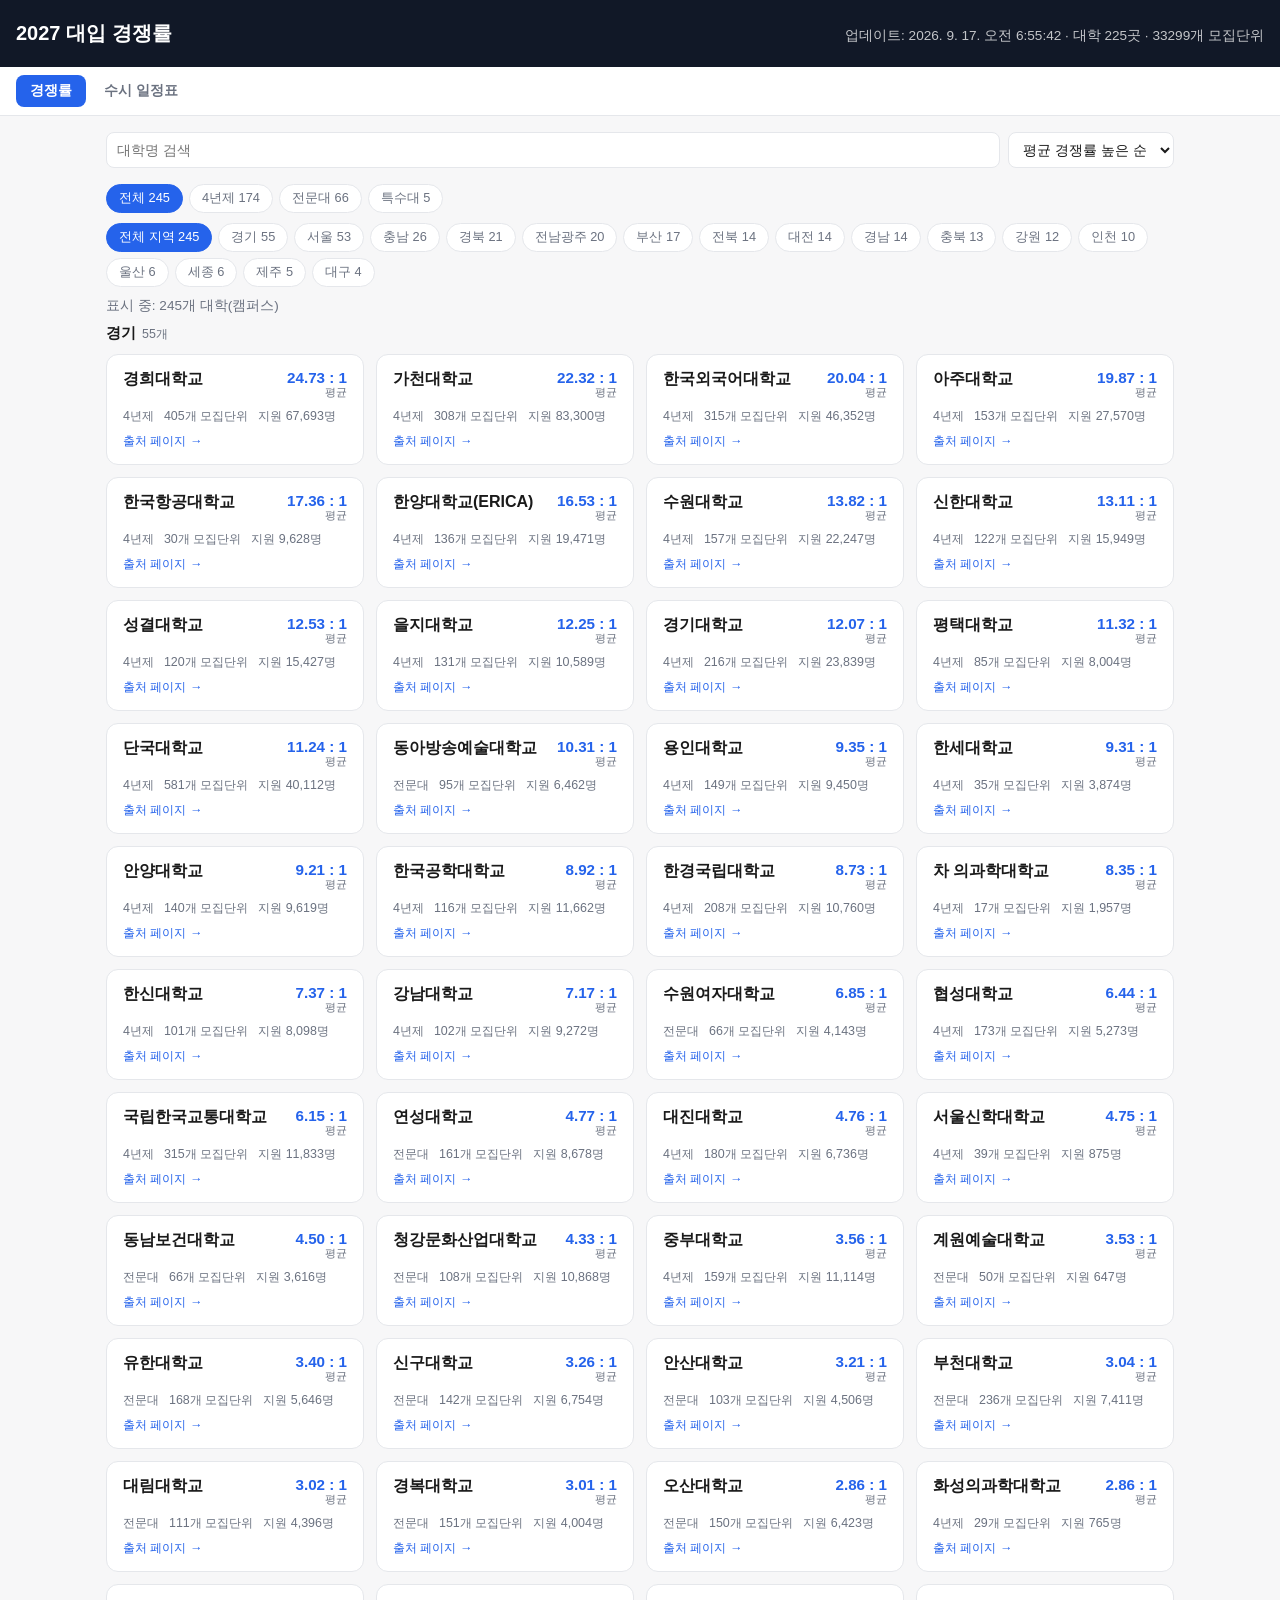
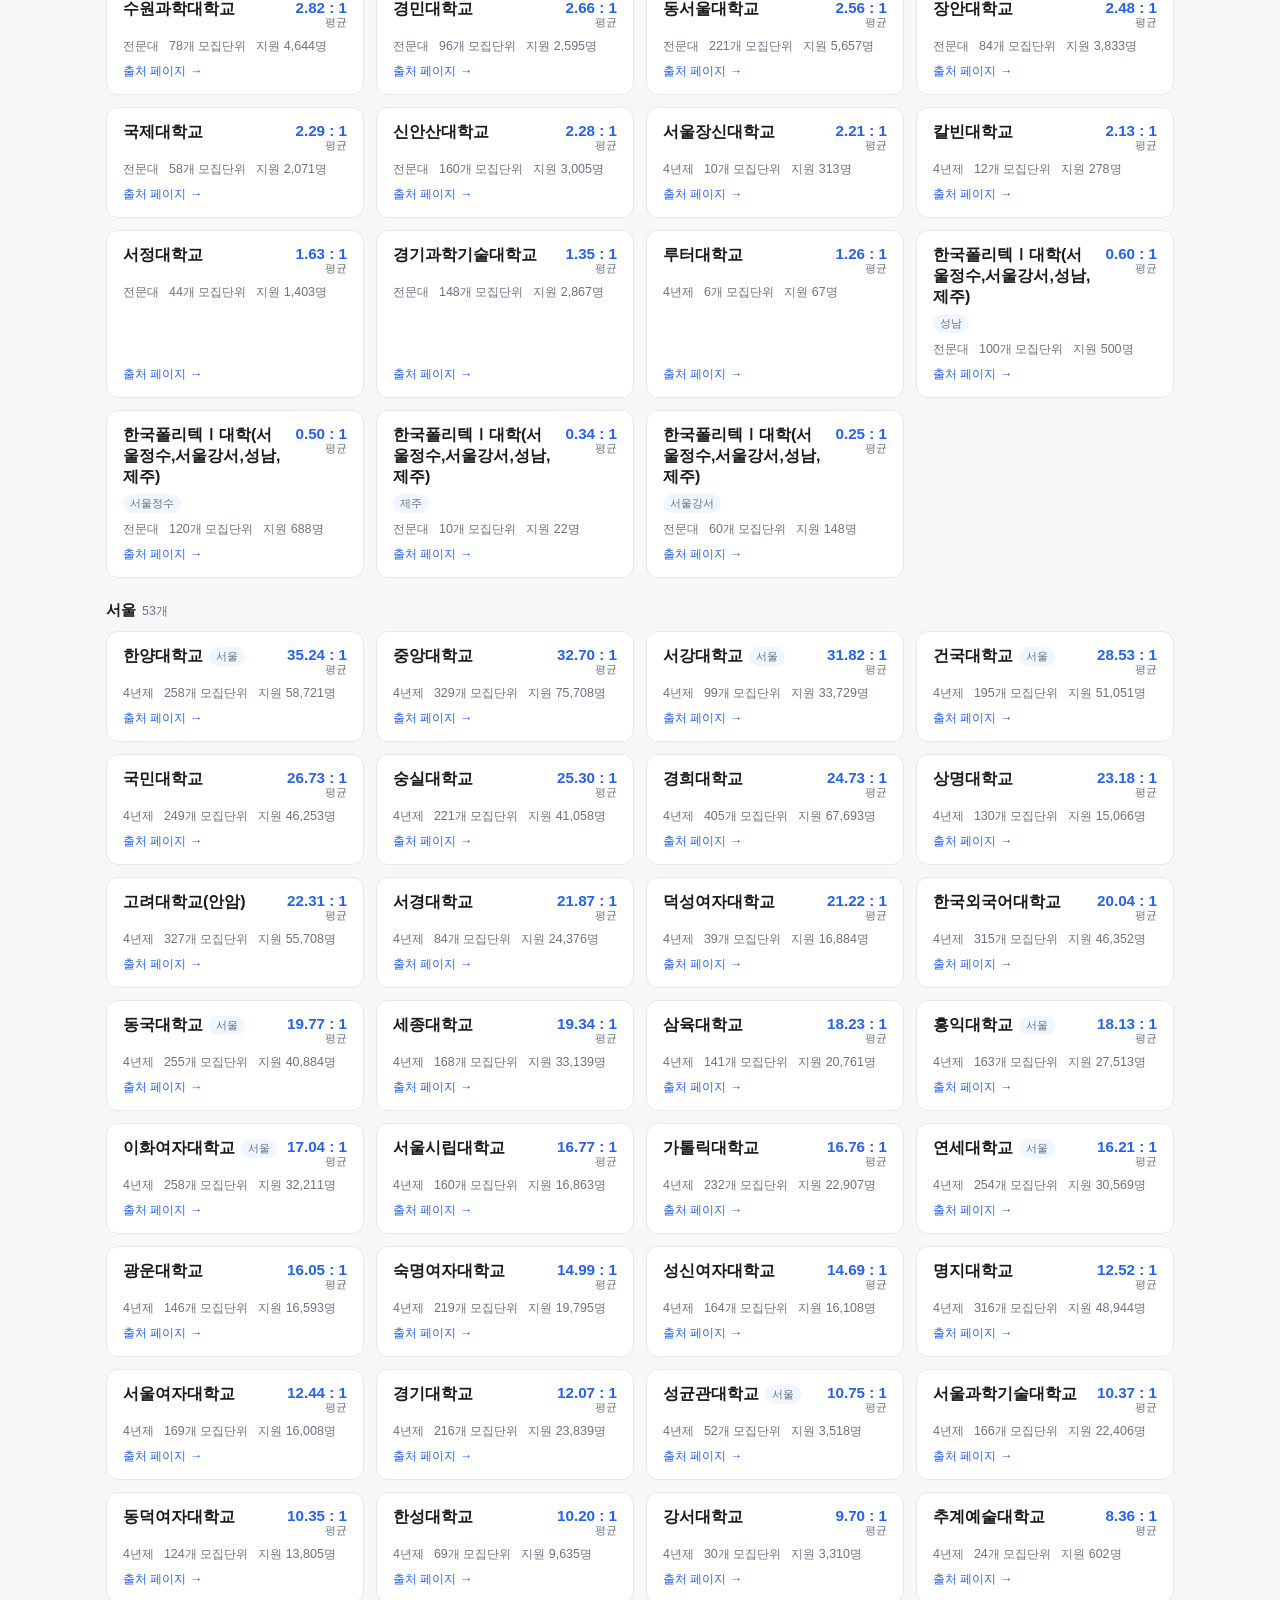
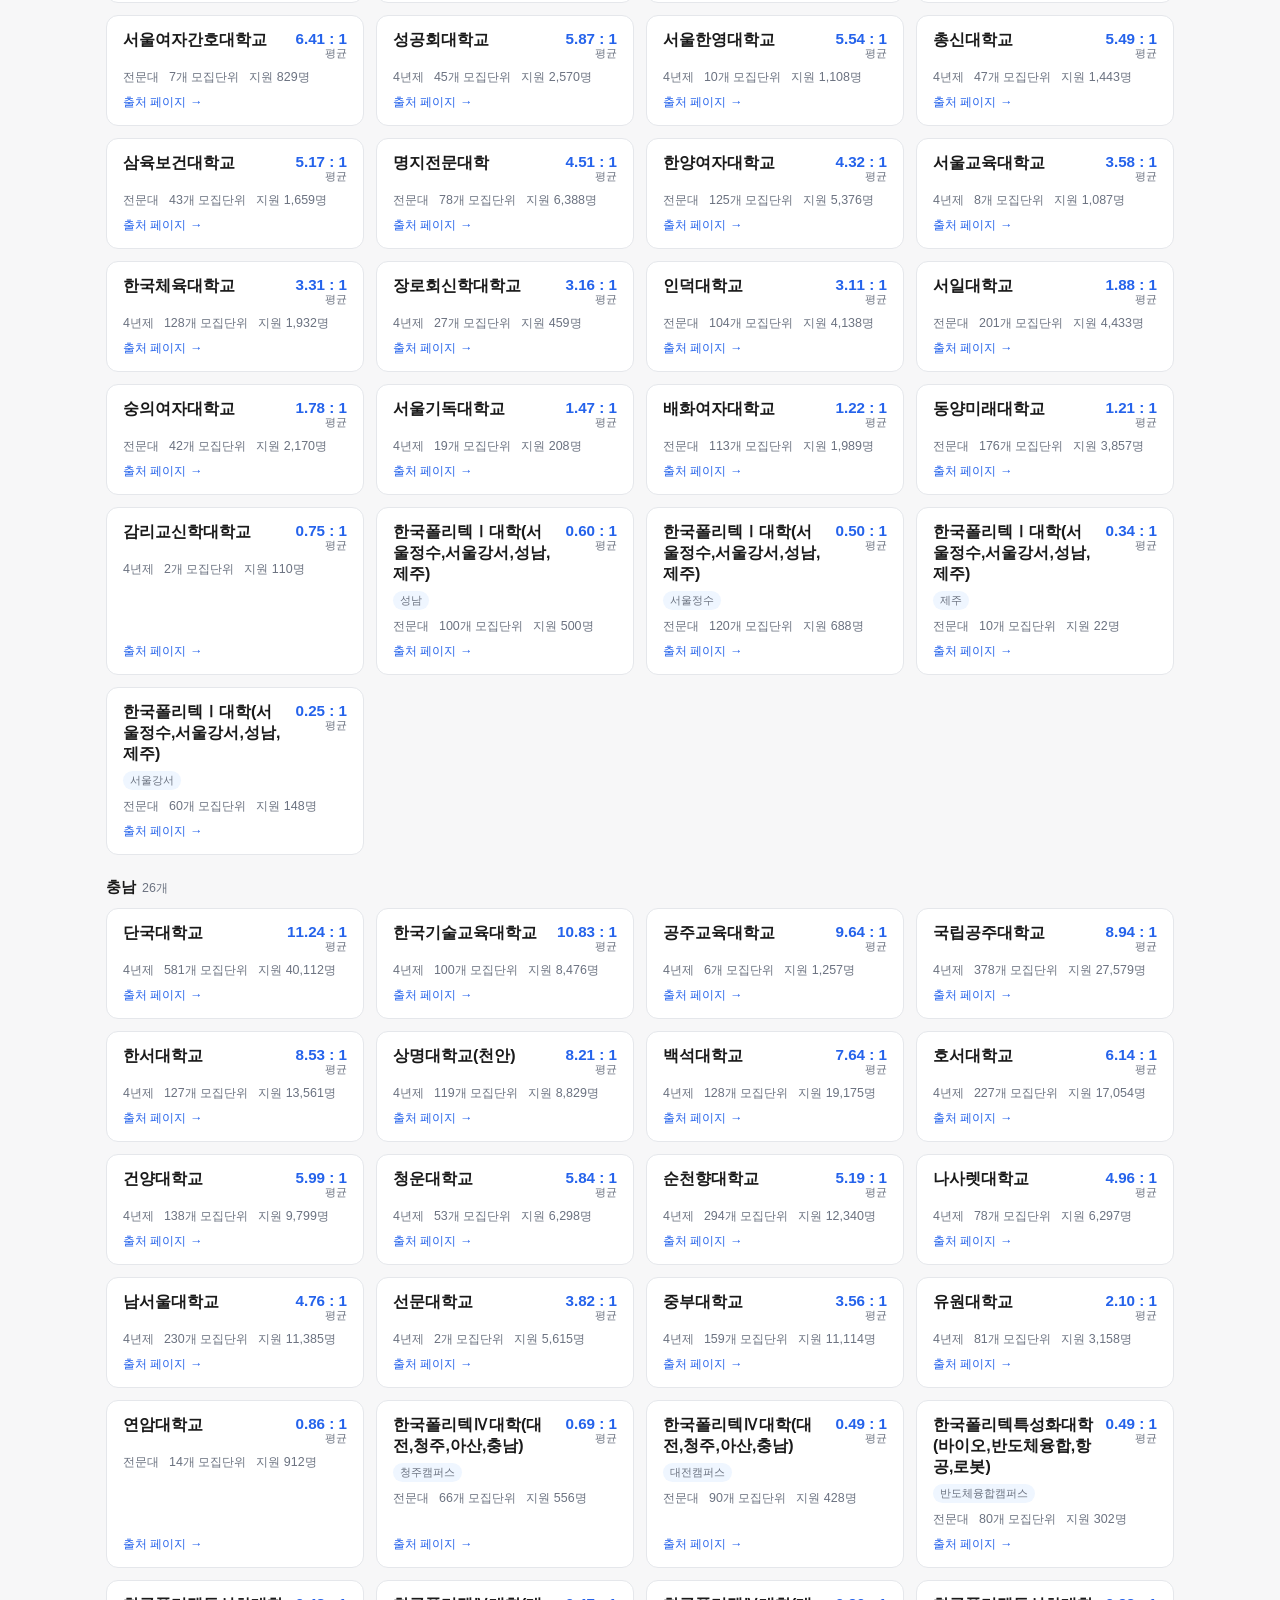
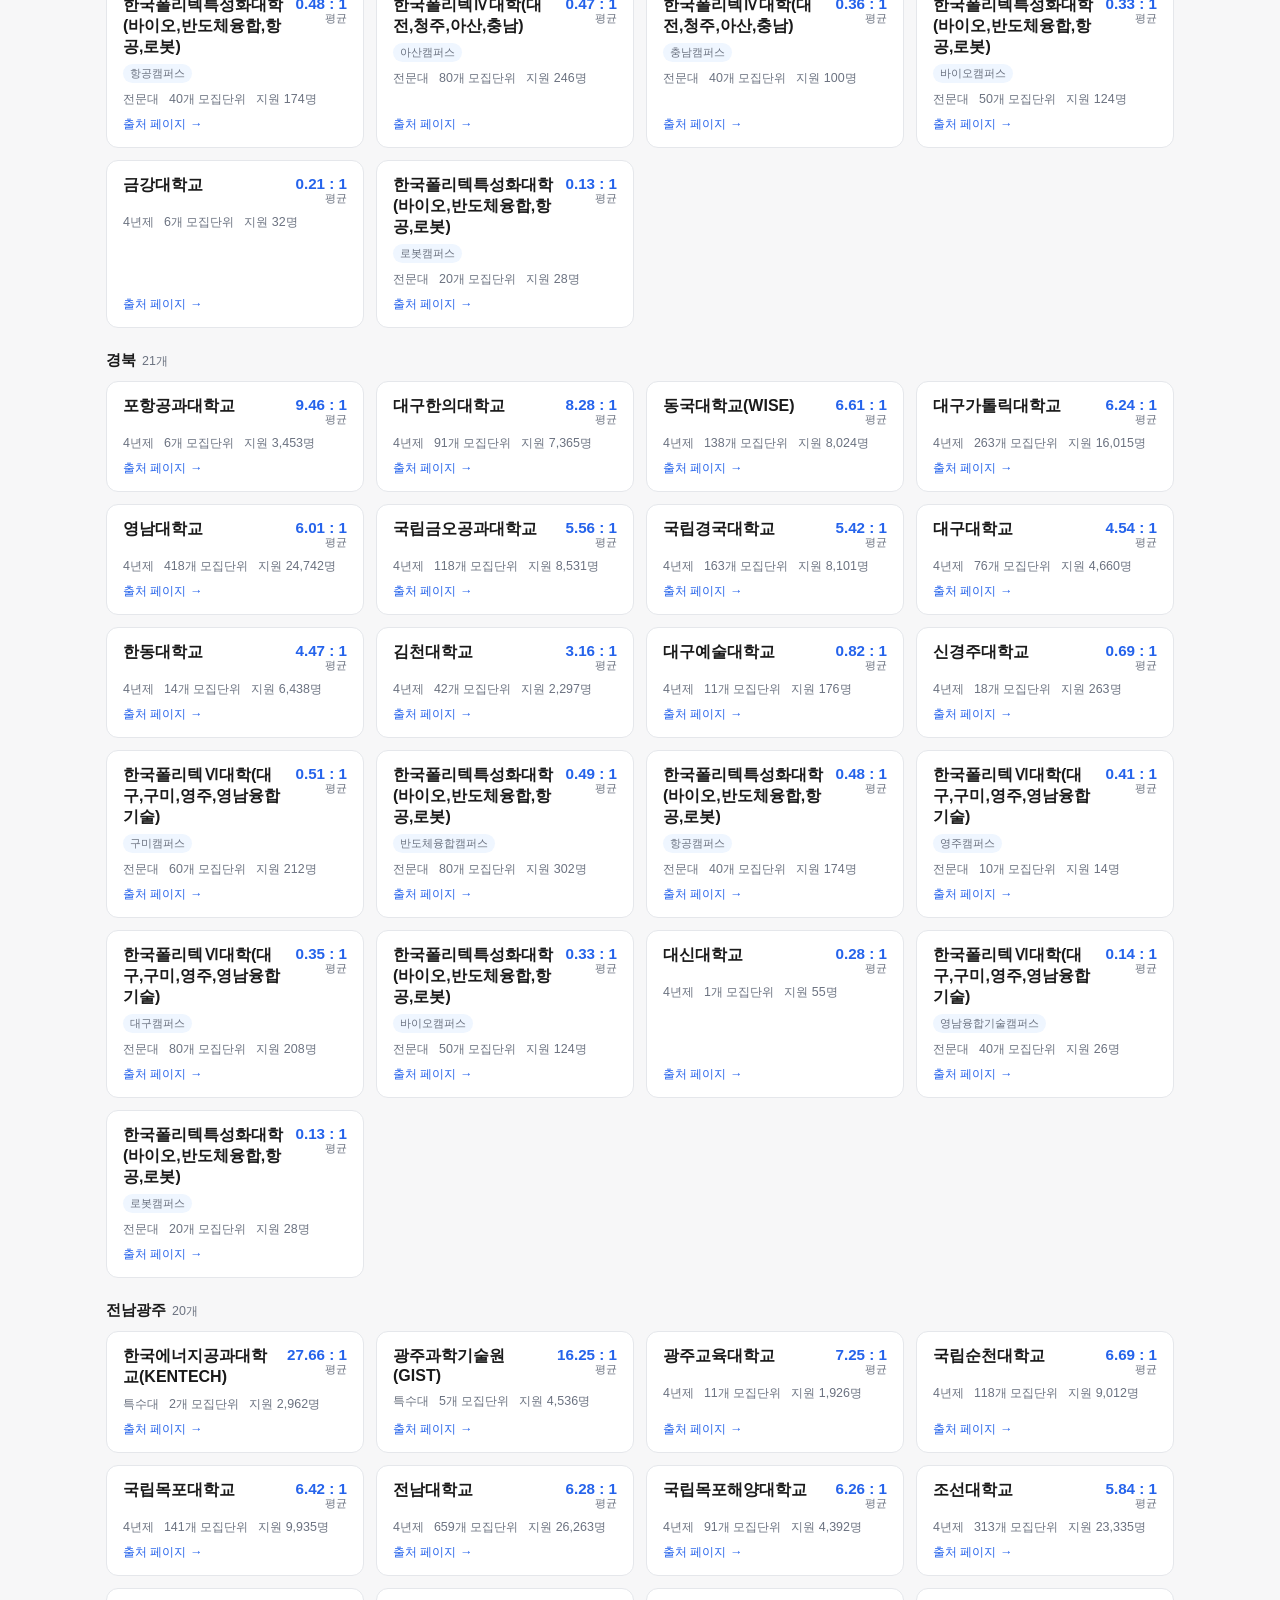
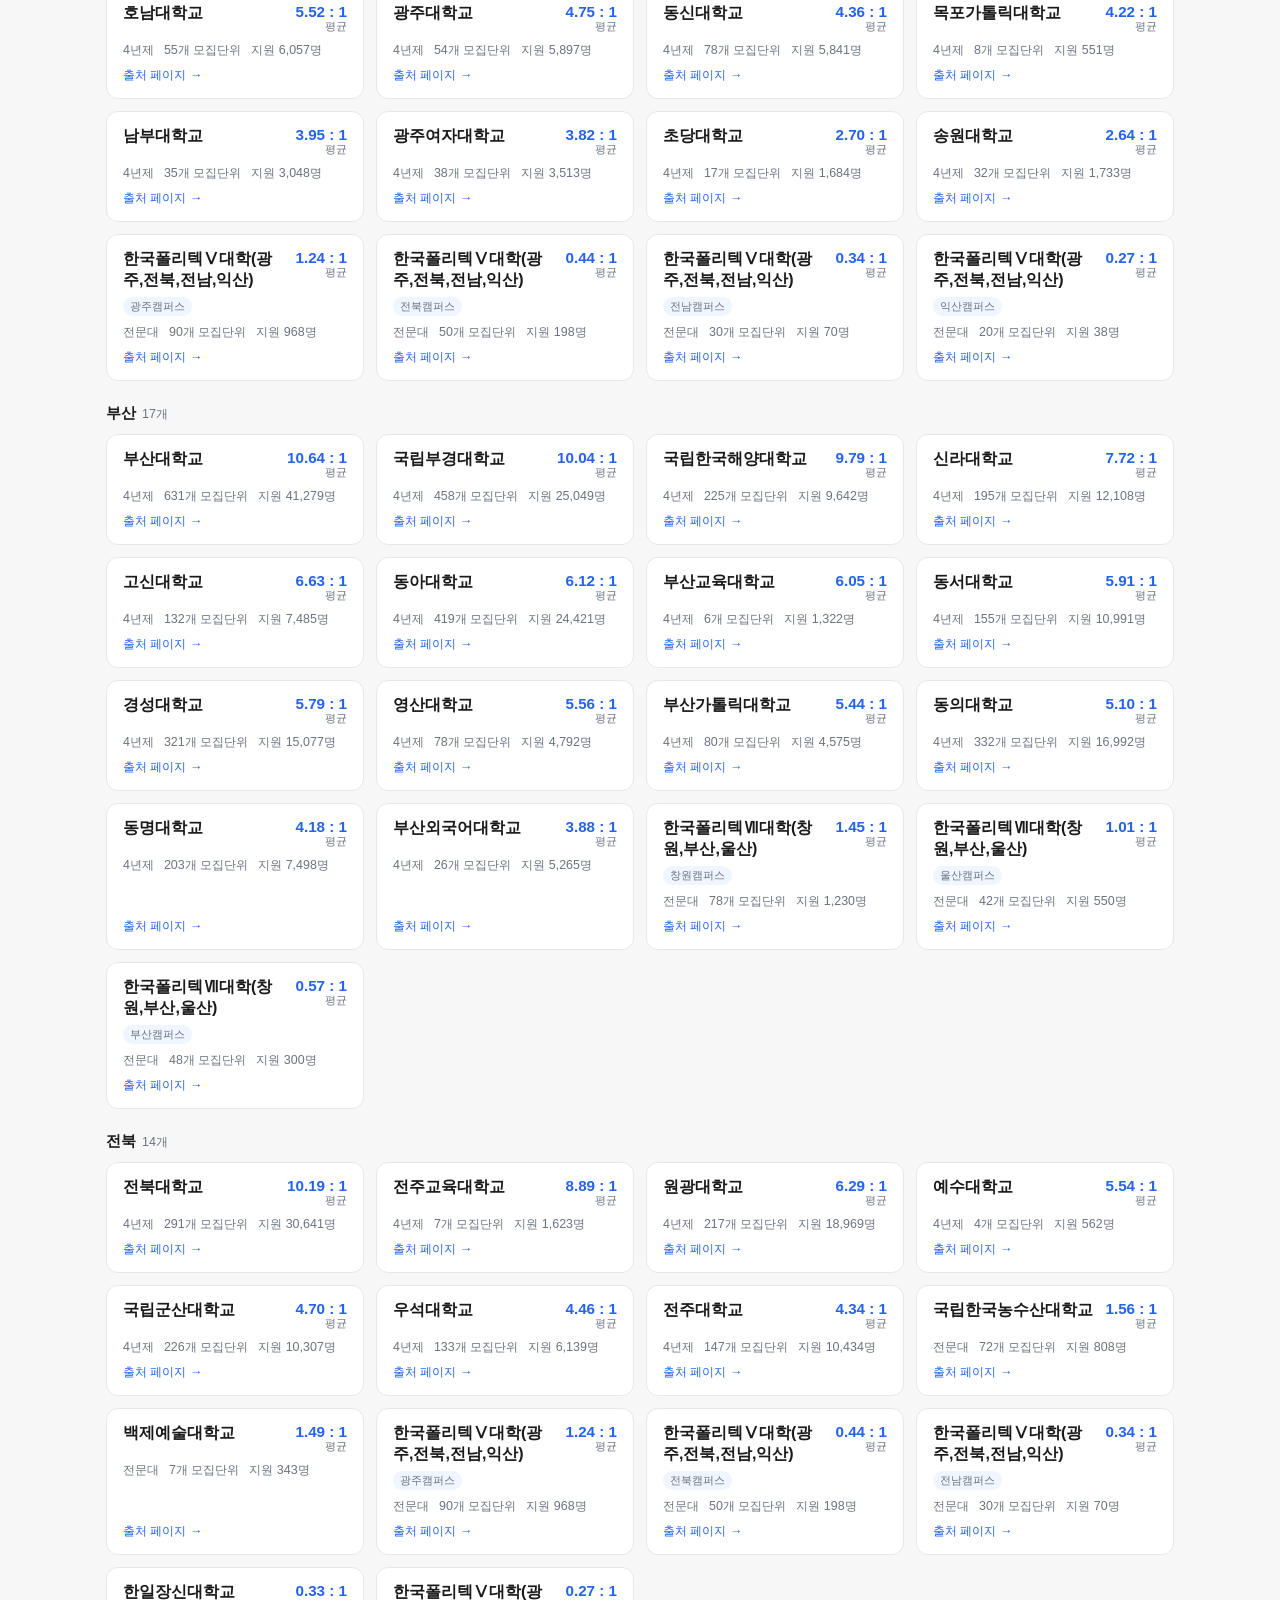
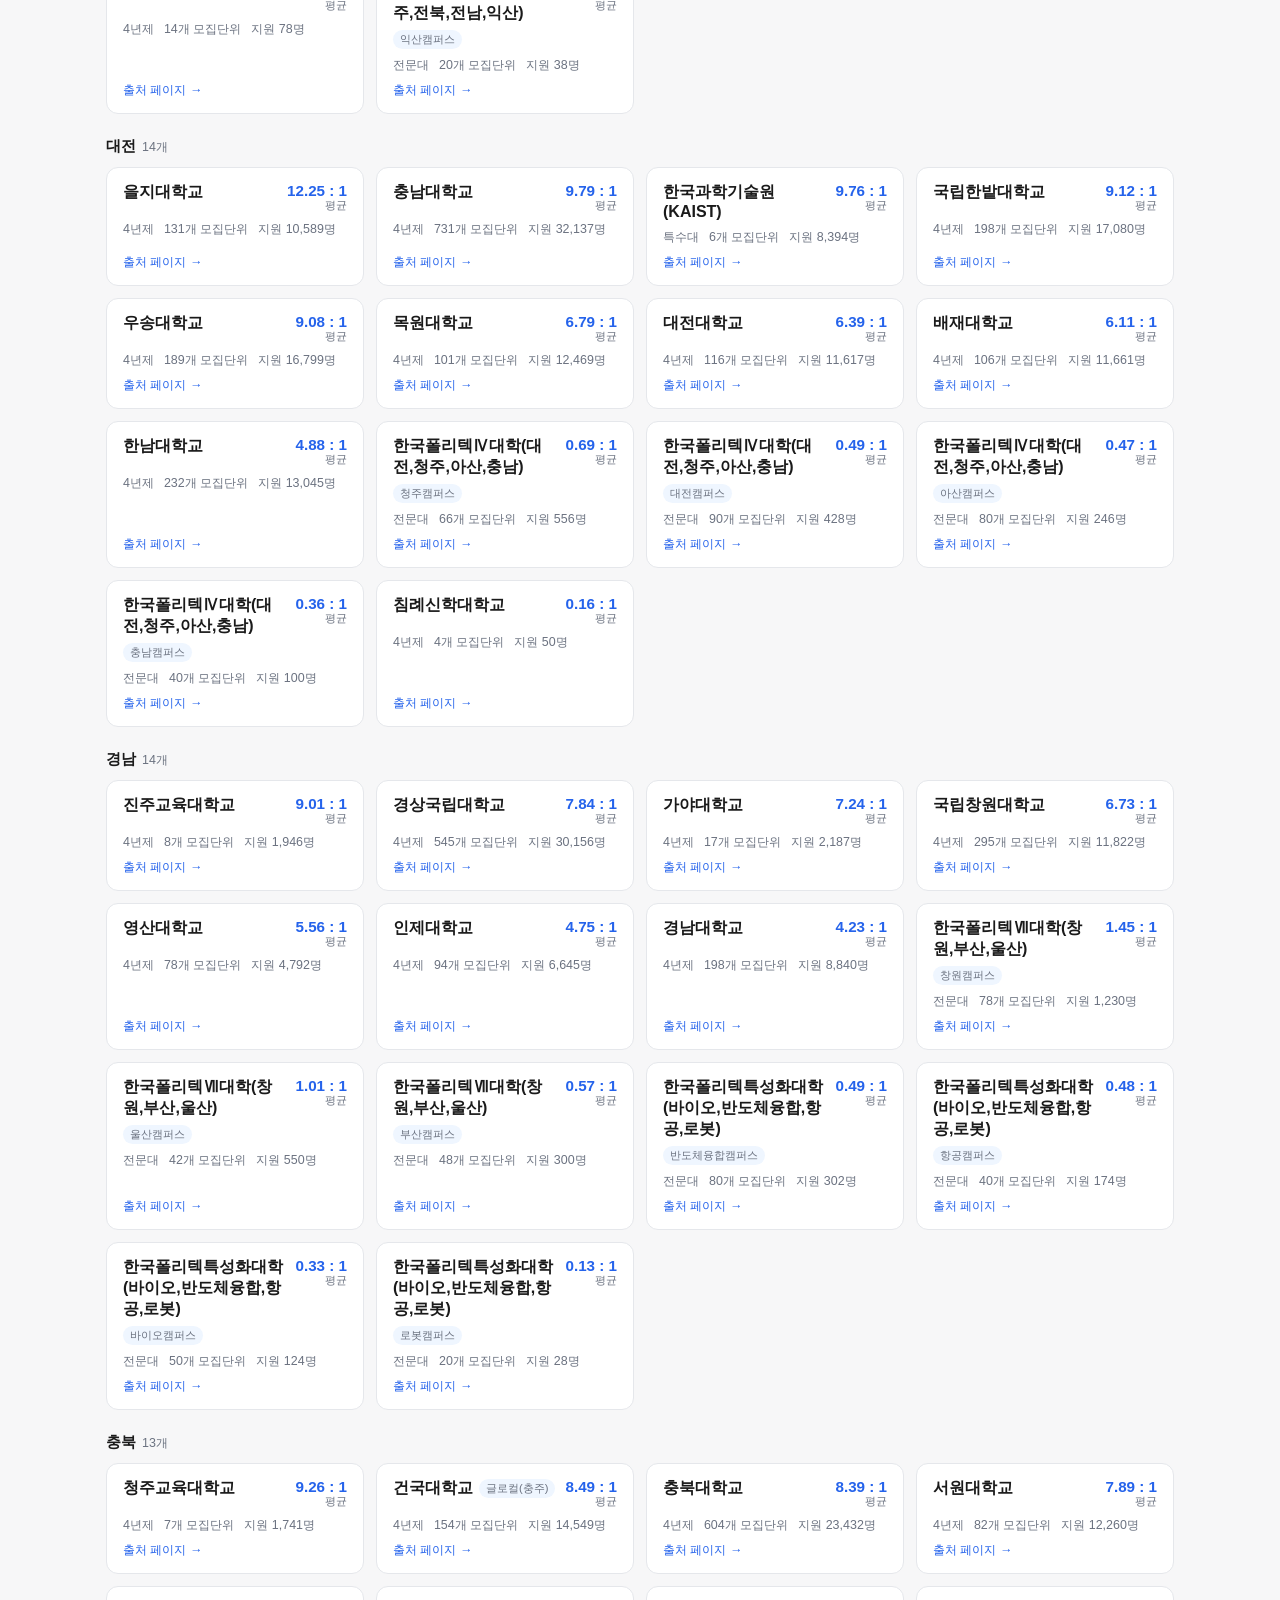
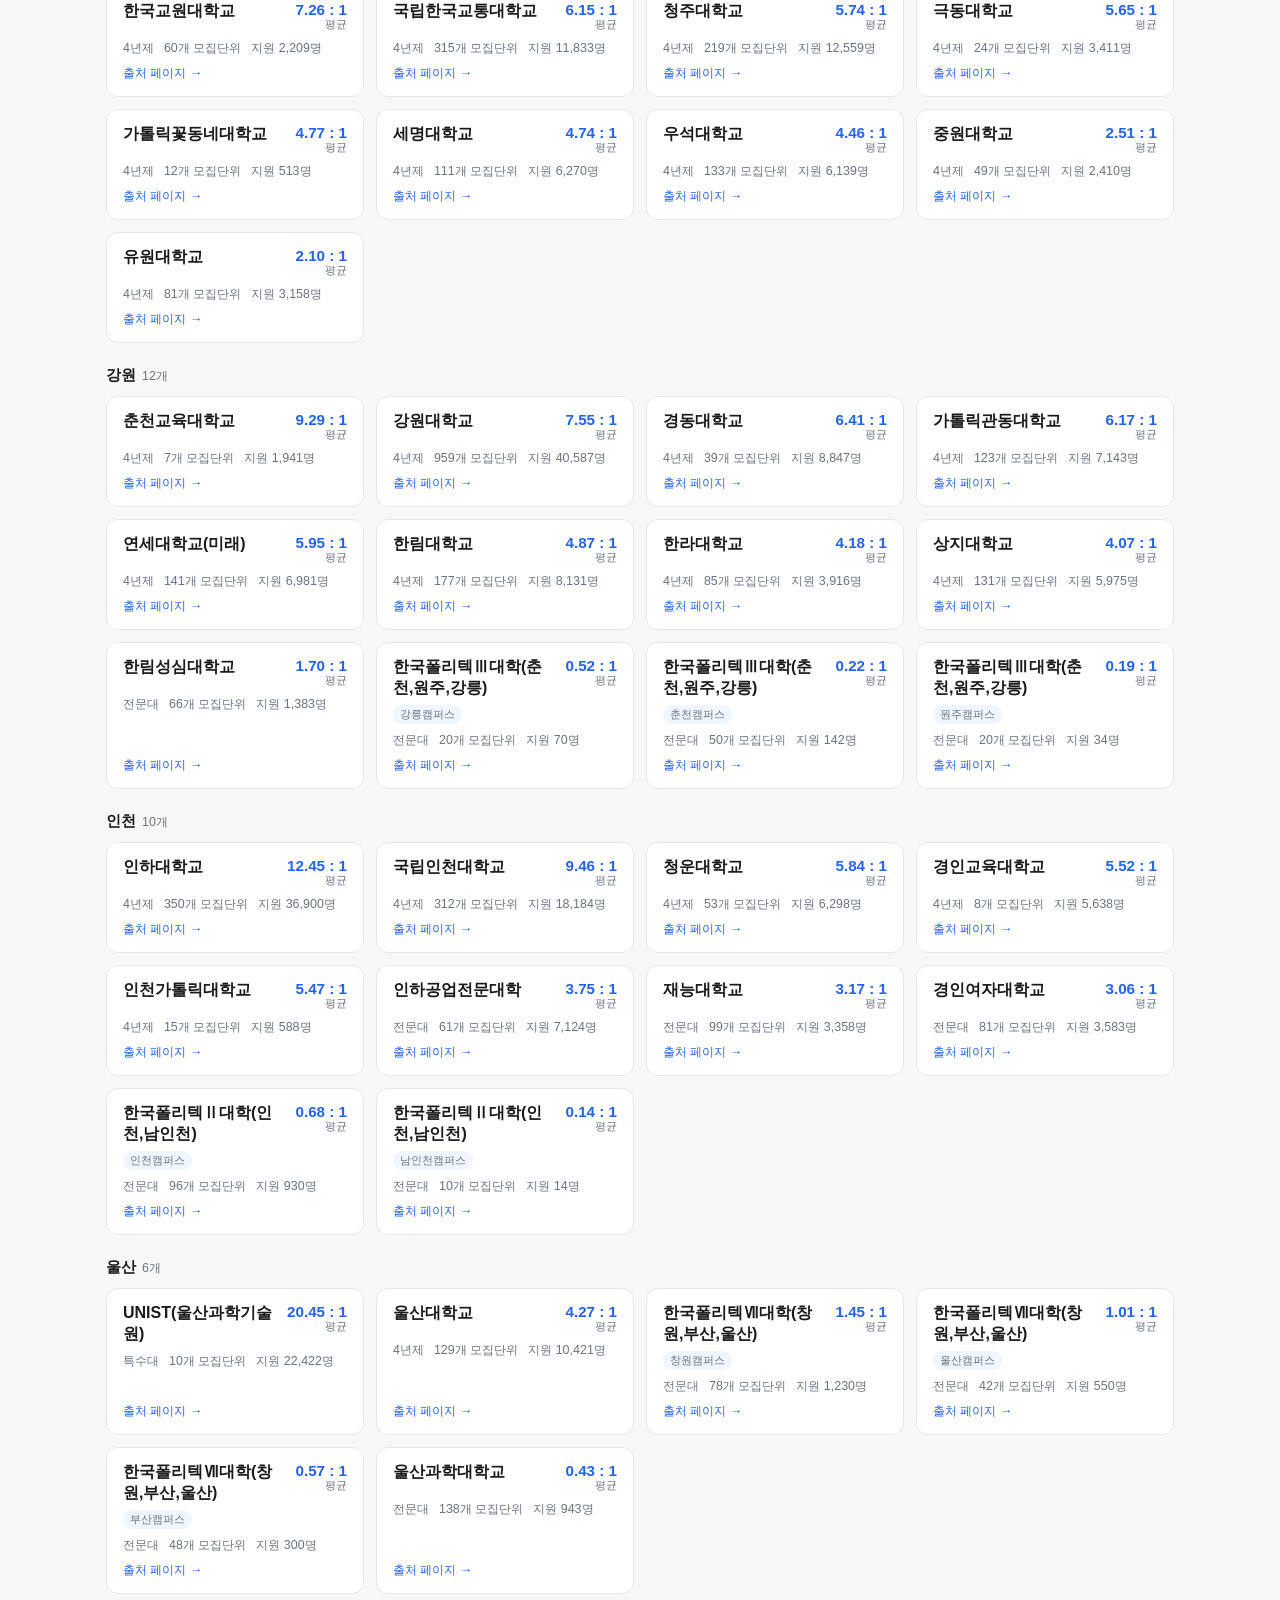
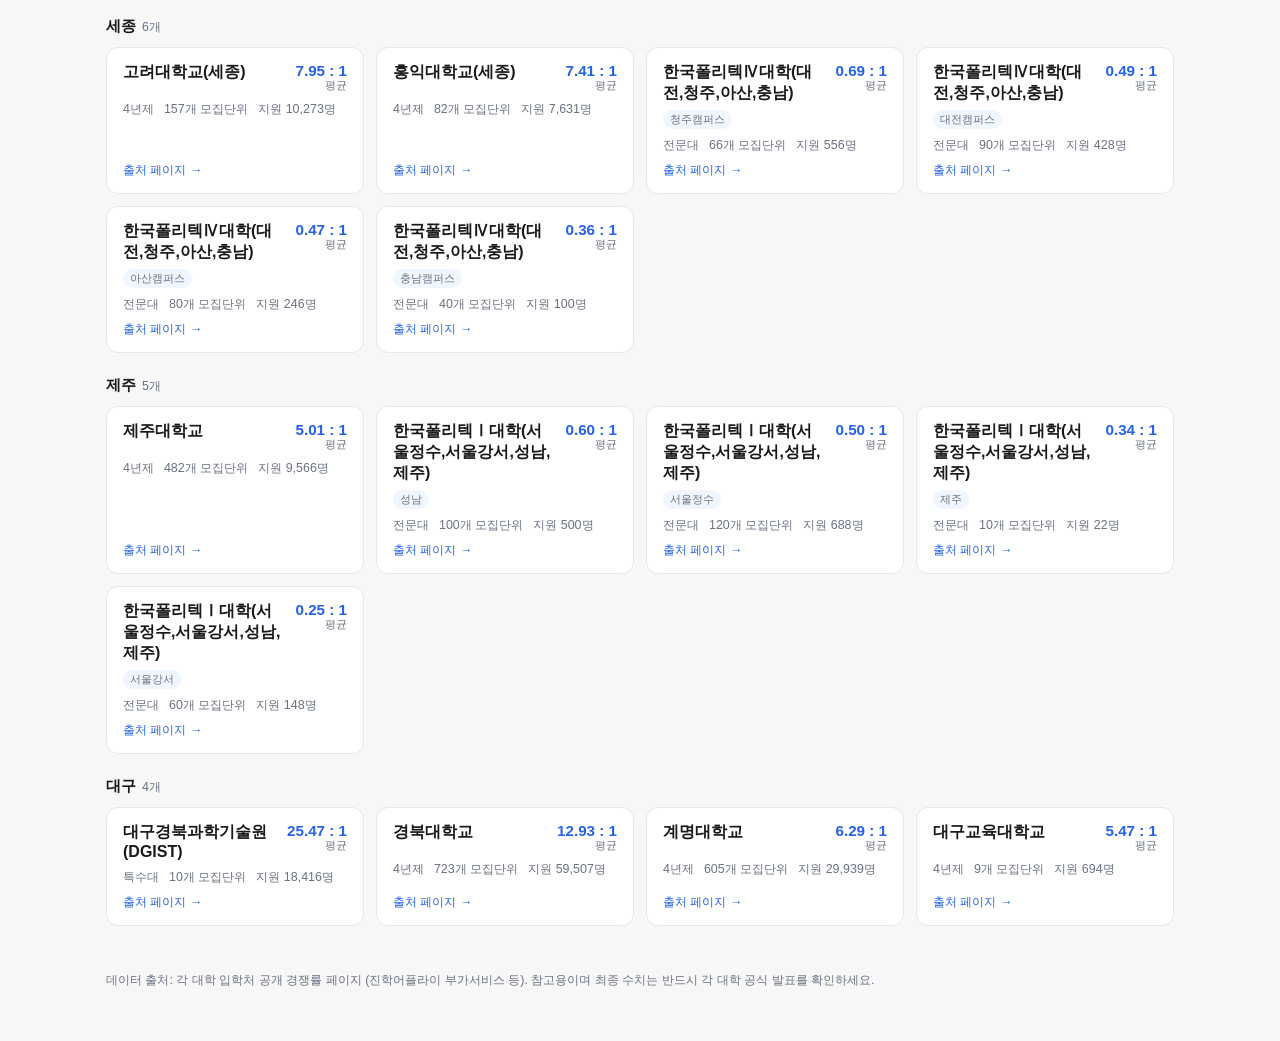
<file: docs/index.html>
<!DOCTYPE html>
<html lang="ko">
<head>
<meta charset="UTF-8">
<meta name="viewport" content="width=device-width, initial-scale=1.0">
<title>2027 대입 경쟁률</title>
<meta property="og:title" content="수시 경쟁률">
<meta property="og:description" content="대학별 수시 경쟁률을 한눈에 확인하세요.">
<meta property="og:type" content="website">
<meta name="twitter:card" content="summary">
<meta name="twitter:title" content="수시 경쟁률">
<link rel="stylesheet" href="style.css?v=3">
</head>
<body>
<header class="topbar">
  <h1>2027 대입 경쟁률</h1>
  <div class="updated-at" id="updatedAt">불러오는 중...</div>
</header>
<nav class="site-nav">
  <a href="index.html" class="active">경쟁률</a>
  <a href="schedule.html">수시 일정표</a>
</nav>

<!-- 대학 목록 화면 -->
<section id="listView">
  <section class="controls">
    <input type="search" id="searchInput" placeholder="대학명 검색">
    <select id="sortSelect">
      <option value="ratio-desc">평균 경쟁률 높은 순</option>
      <option value="ratio-asc">평균 경쟁률 낮은 순</option>
      <option value="applicants-desc">총 지원인원 많은 순</option>
      <option value="university">대학명순</option>
    </select>
  </section>

  <div class="pill-row" id="typePills"></div>
  <div class="pill-row" id="regionPills"></div>

  <section class="summary" id="summary"></section>

  <main>
    <div id="univSections"></div>
    <p id="emptyState" class="empty-state" hidden>표시할 데이터가 없습니다.</p>
  </main>
</section>

<!-- 대학 상세(전형별) 화면 -->
<section id="detailView" hidden>
  <div class="detail-header">
    <button id="backBtn" class="back-btn">← 목록으로</button>
    <div class="detail-title">
      <h2 id="detailTitle"></h2>
      <a id="detailSource" href="#" target="_blank" rel="noopener">원본 페이지에서 확인 →</a>
    </div>
  </div>

  <section class="controls">
    <input type="search" id="deptSearchInput" placeholder="전형 / 모집단위 검색">
    <select id="deptSortSelect">
      <option value="ratio-desc">경쟁률 높은 순</option>
      <option value="ratio-asc">경쟁률 낮은 순</option>
      <option value="applicants-desc">지원인원 많은 순</option>
    </select>
  </section>

  <main>
    <table id="ratioTable">
      <thead>
        <tr>
          <th>#</th>
          <th>전형</th>
          <th>모집단위</th>
          <th>모집</th>
          <th>지원</th>
          <th>경쟁률</th>
        </tr>
      </thead>
      <tbody id="tableBody"></tbody>
    </table>
  </main>
</section>

<footer>
  <p>데이터 출처: 각 대학 입학처 공개 경쟁률 페이지 (진학어플라이 부가서비스 등). 참고용이며 최종 수치는 반드시 각 대학 공식 발표를 확인하세요.</p>
</footer>

<script src="app.js?v=3"></script>
</body>
</html>
</file>
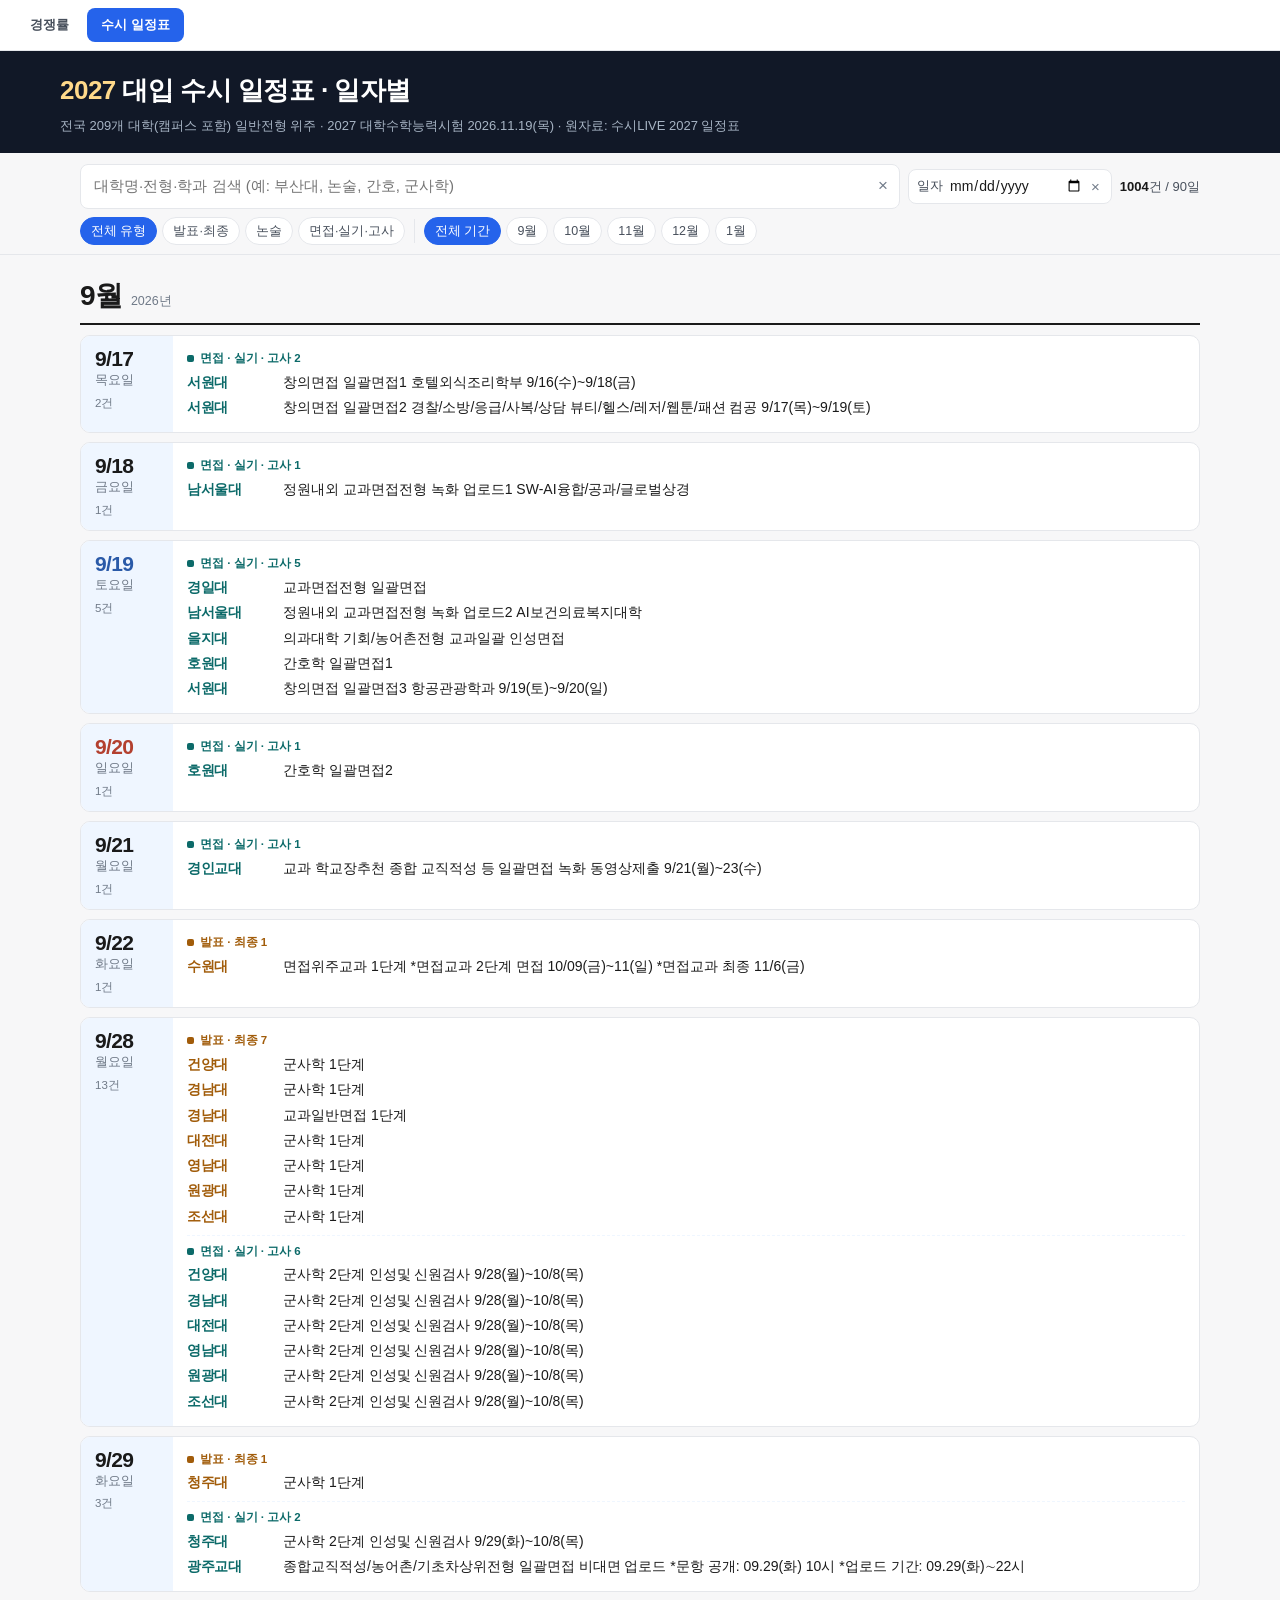
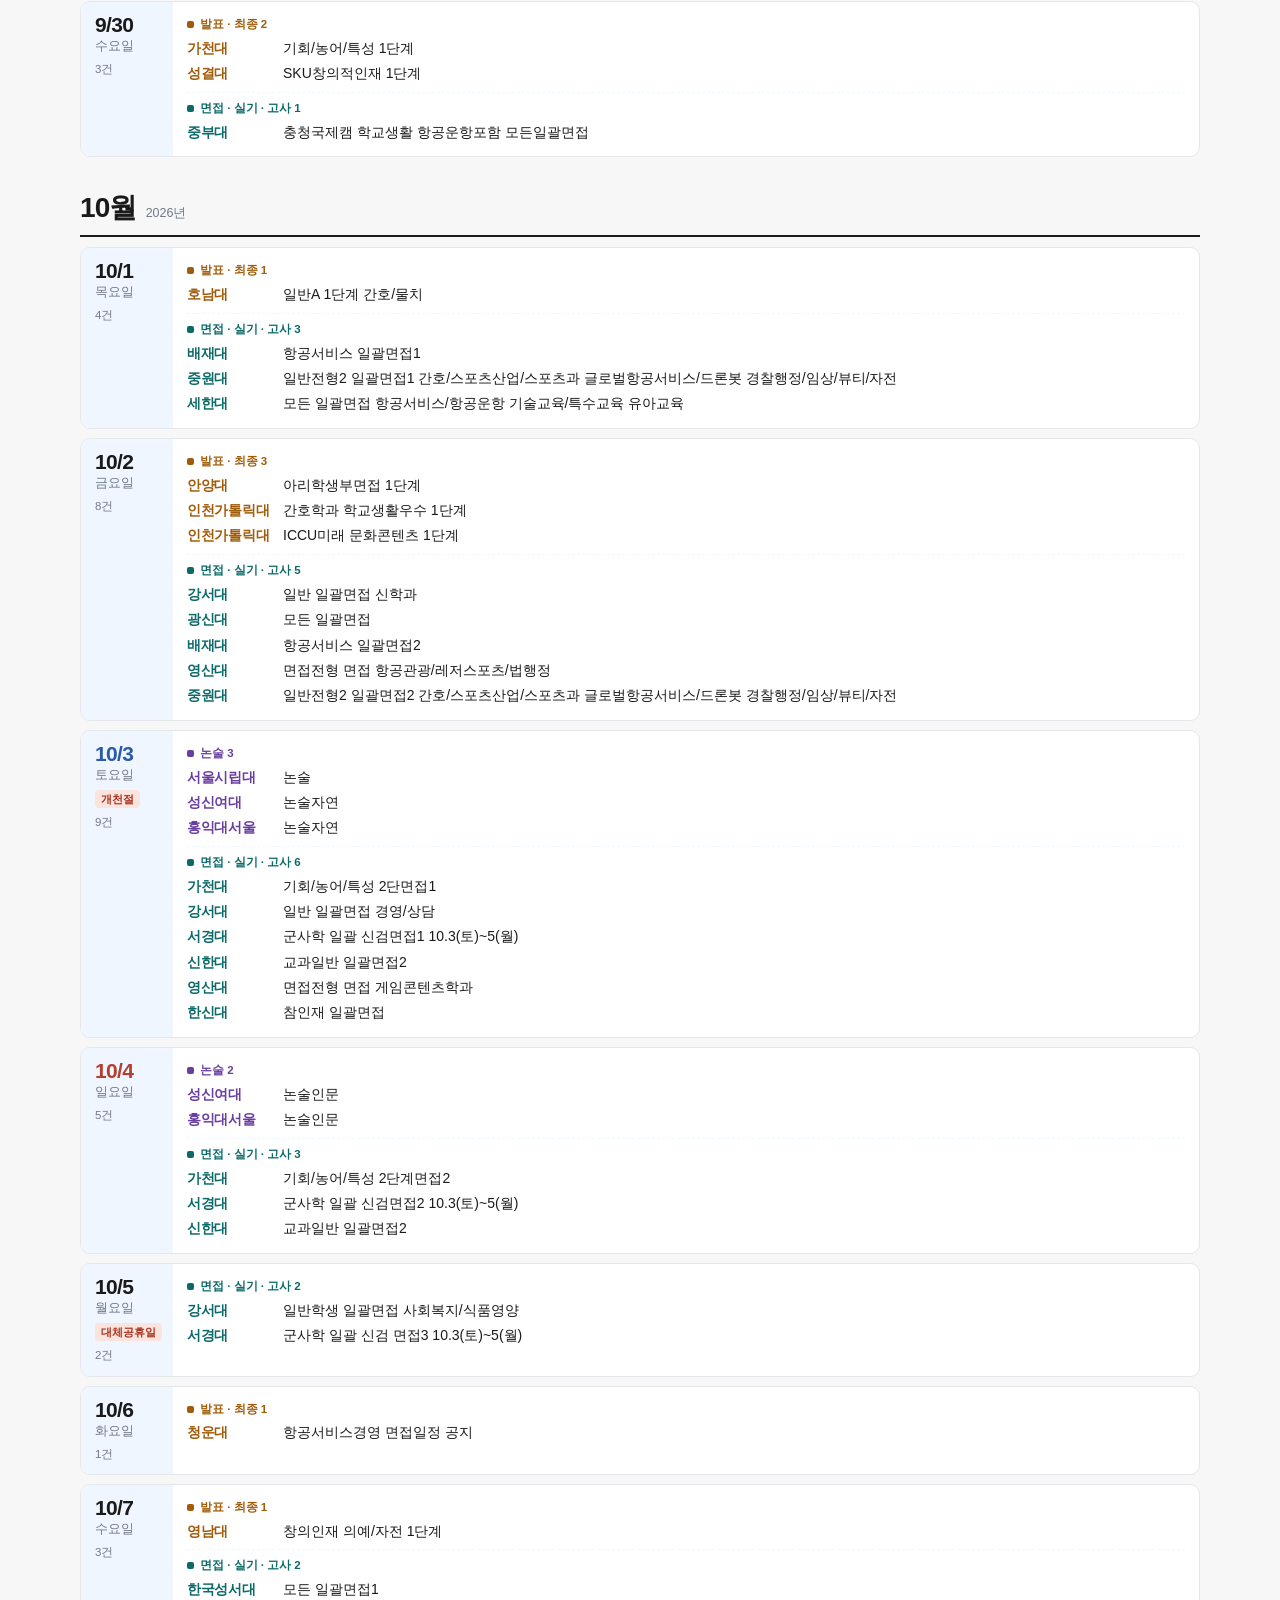
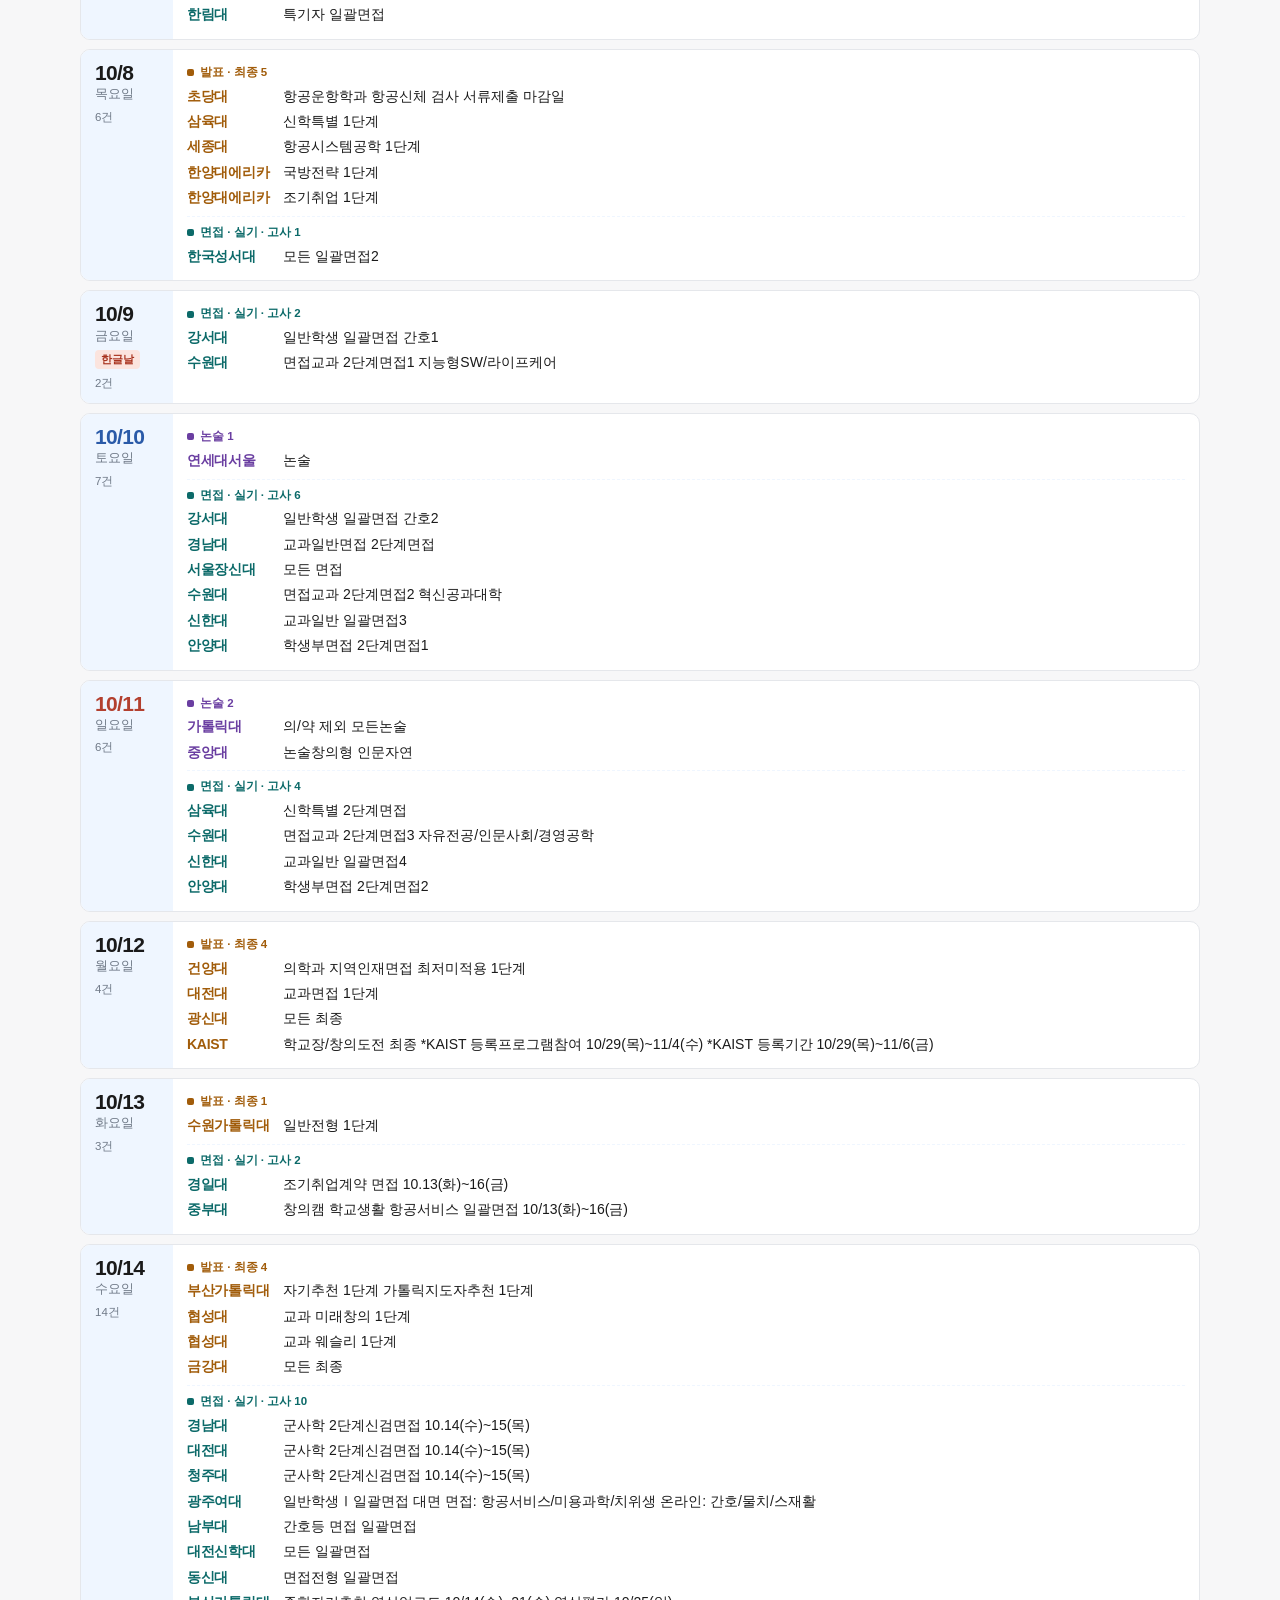
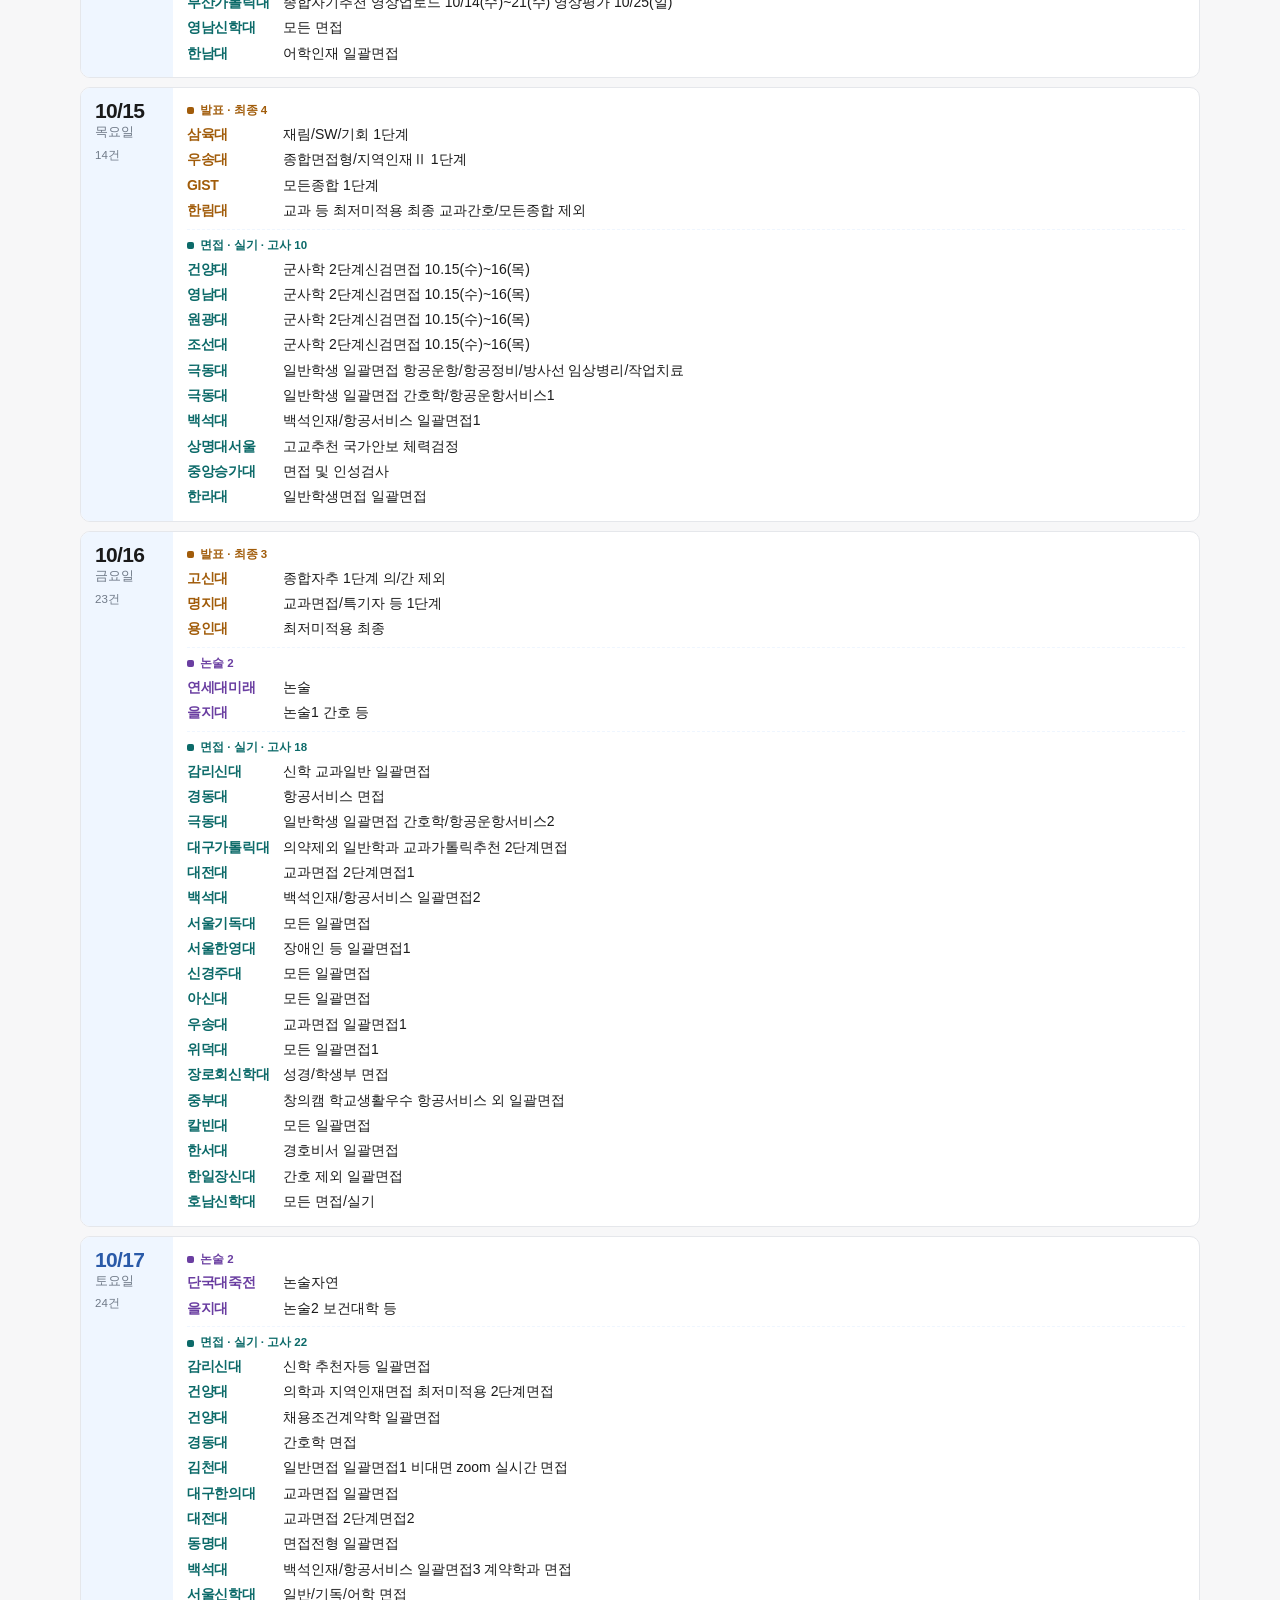
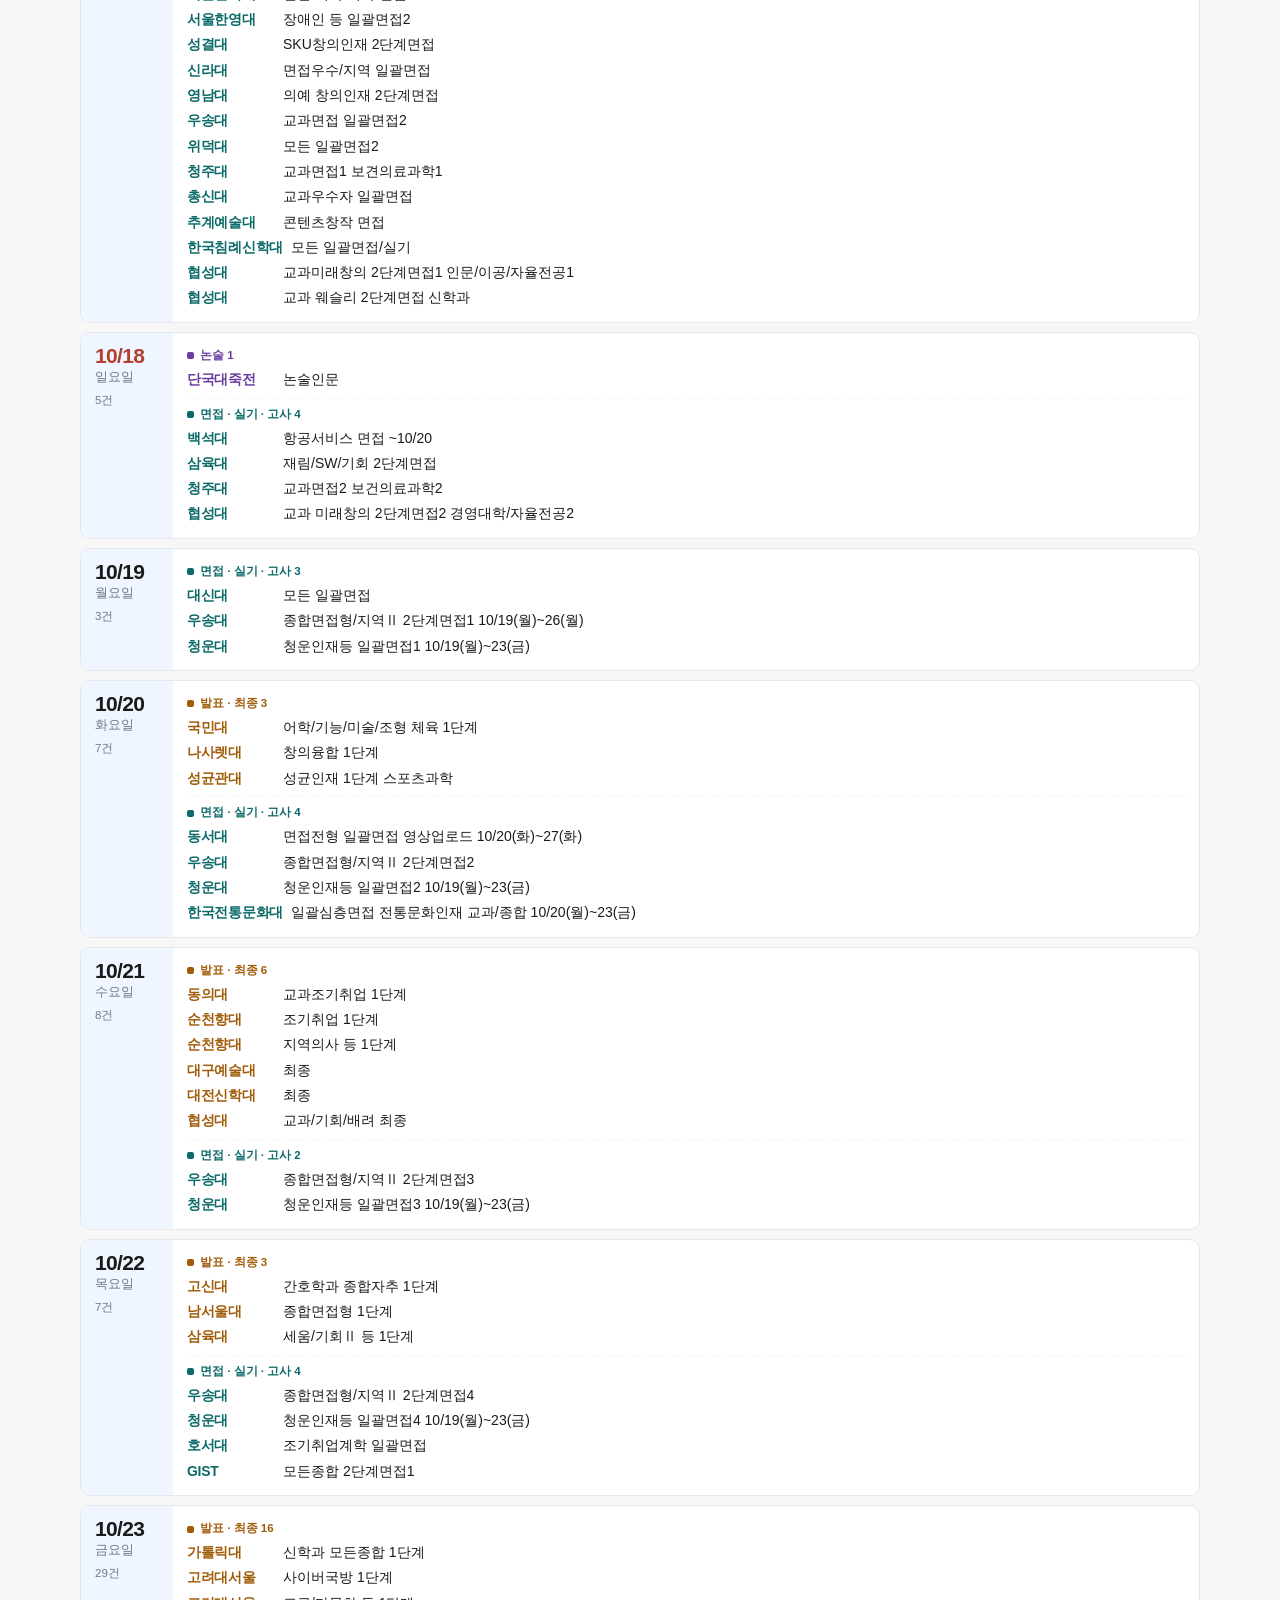
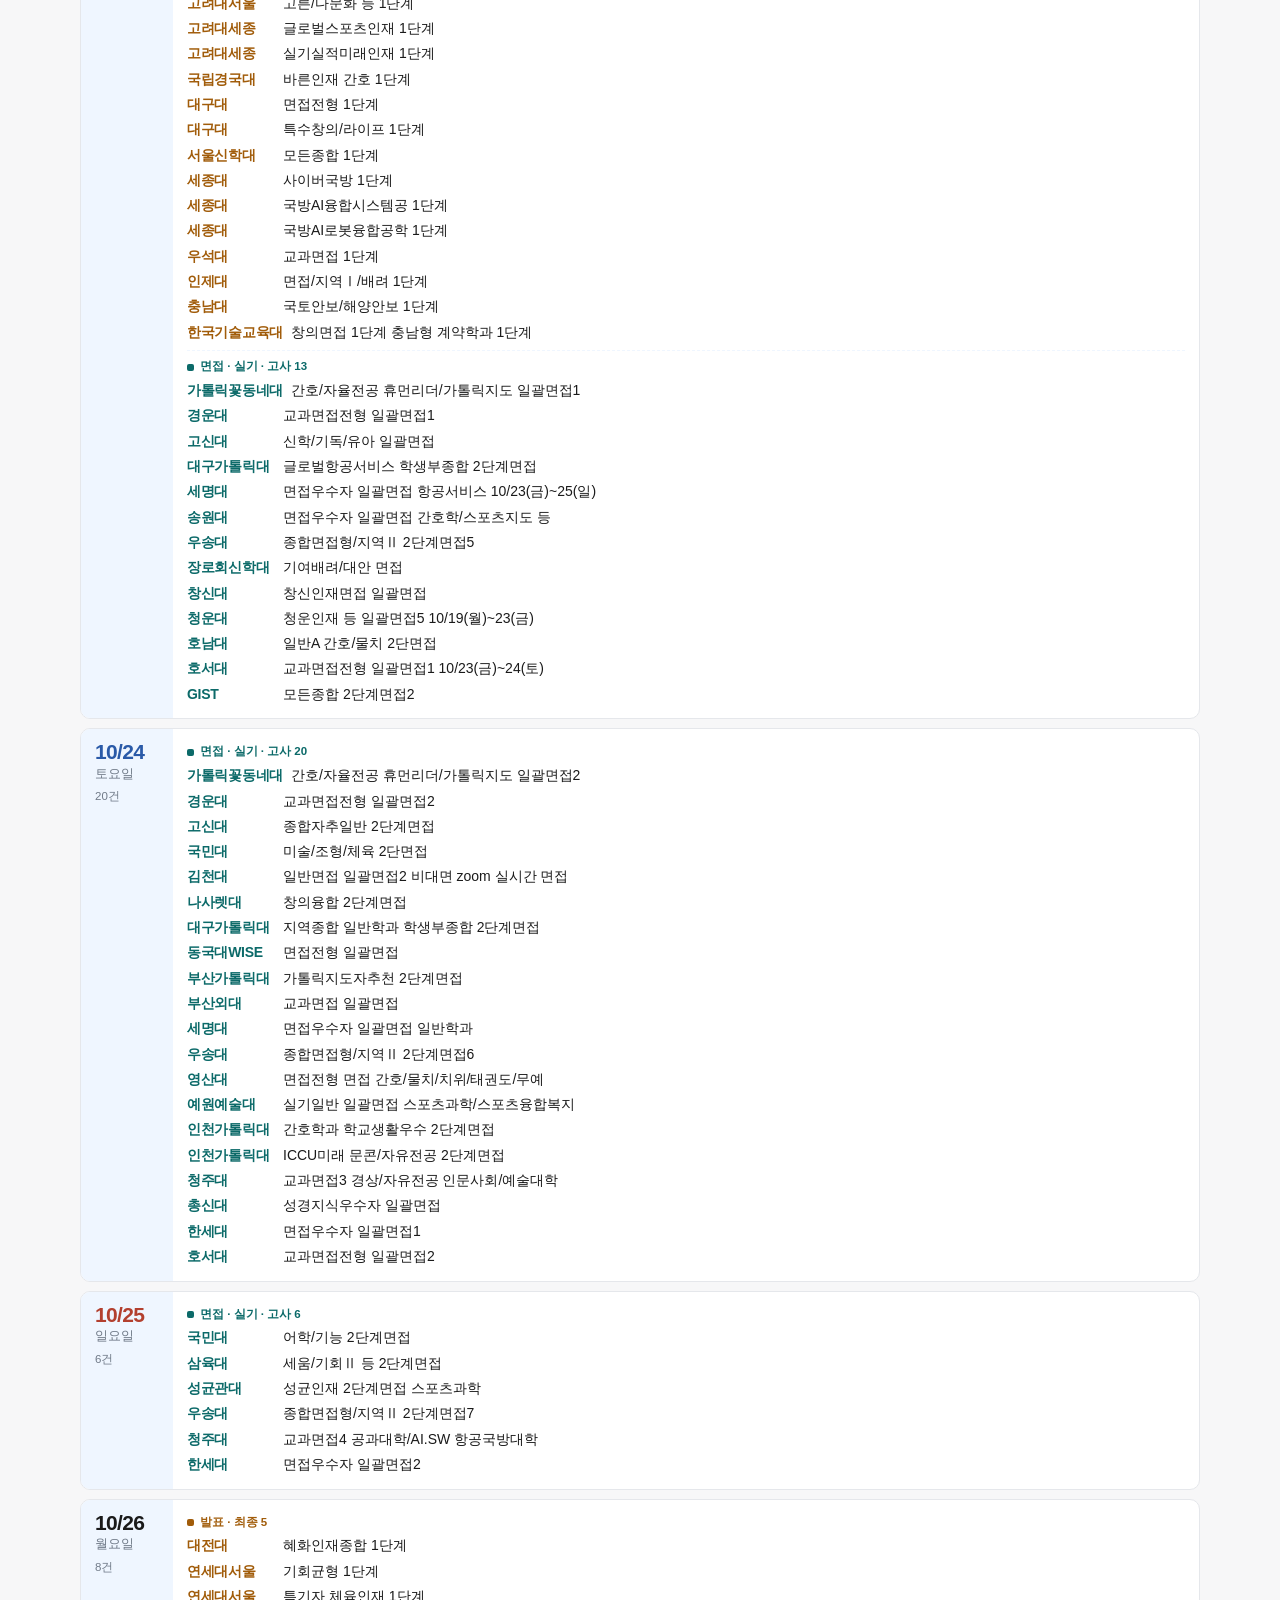
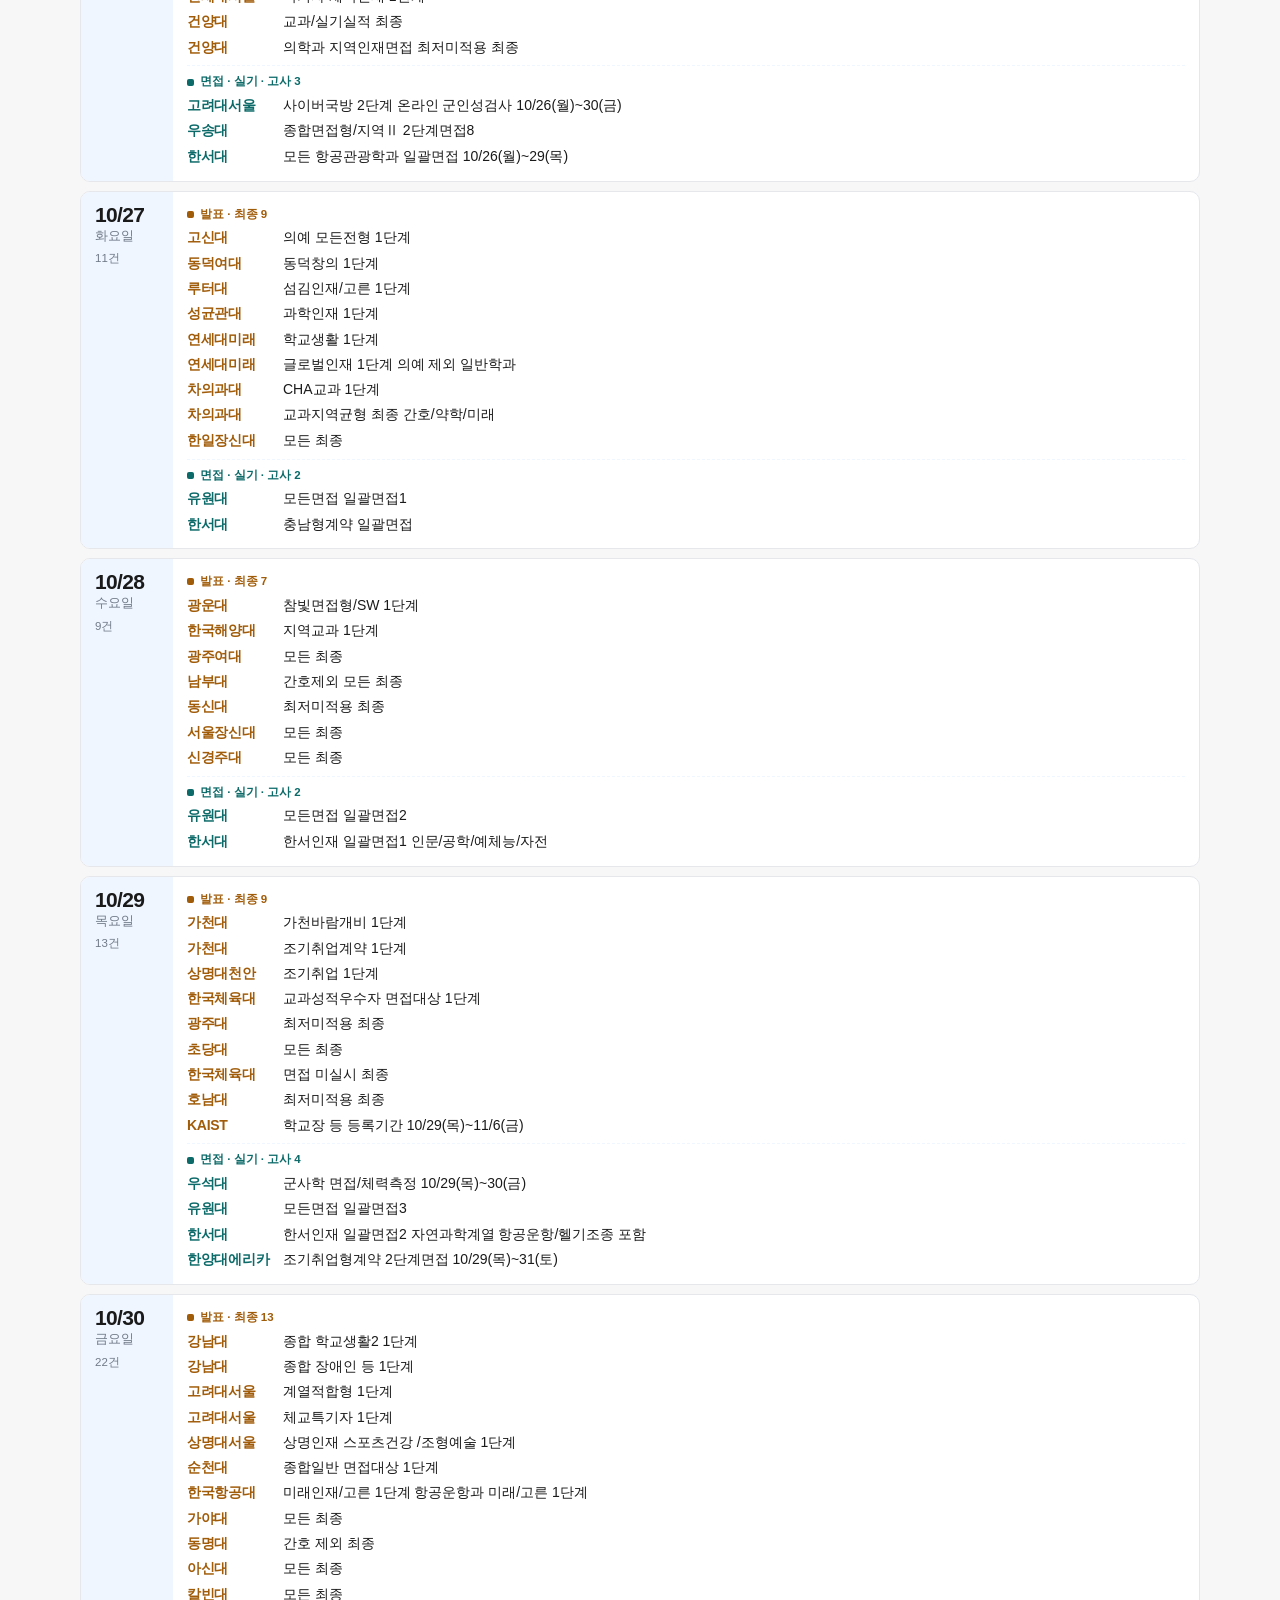
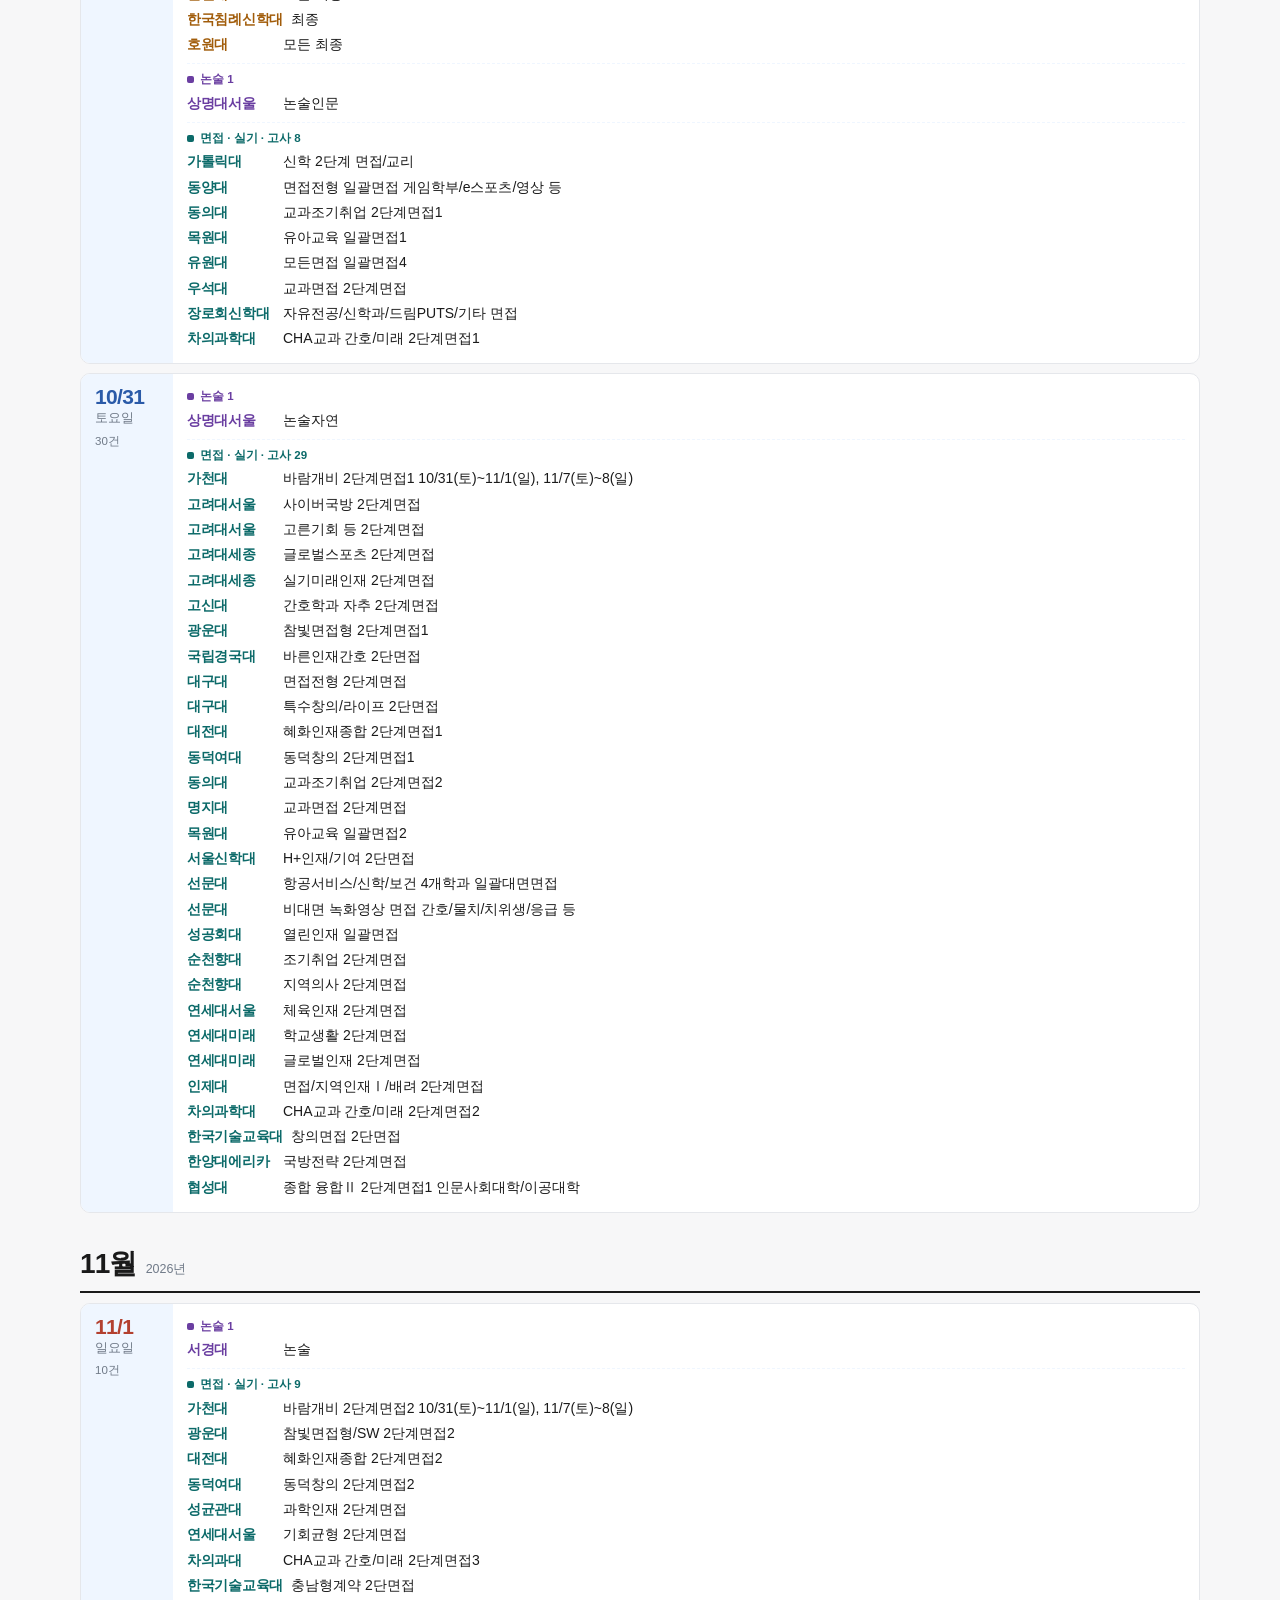
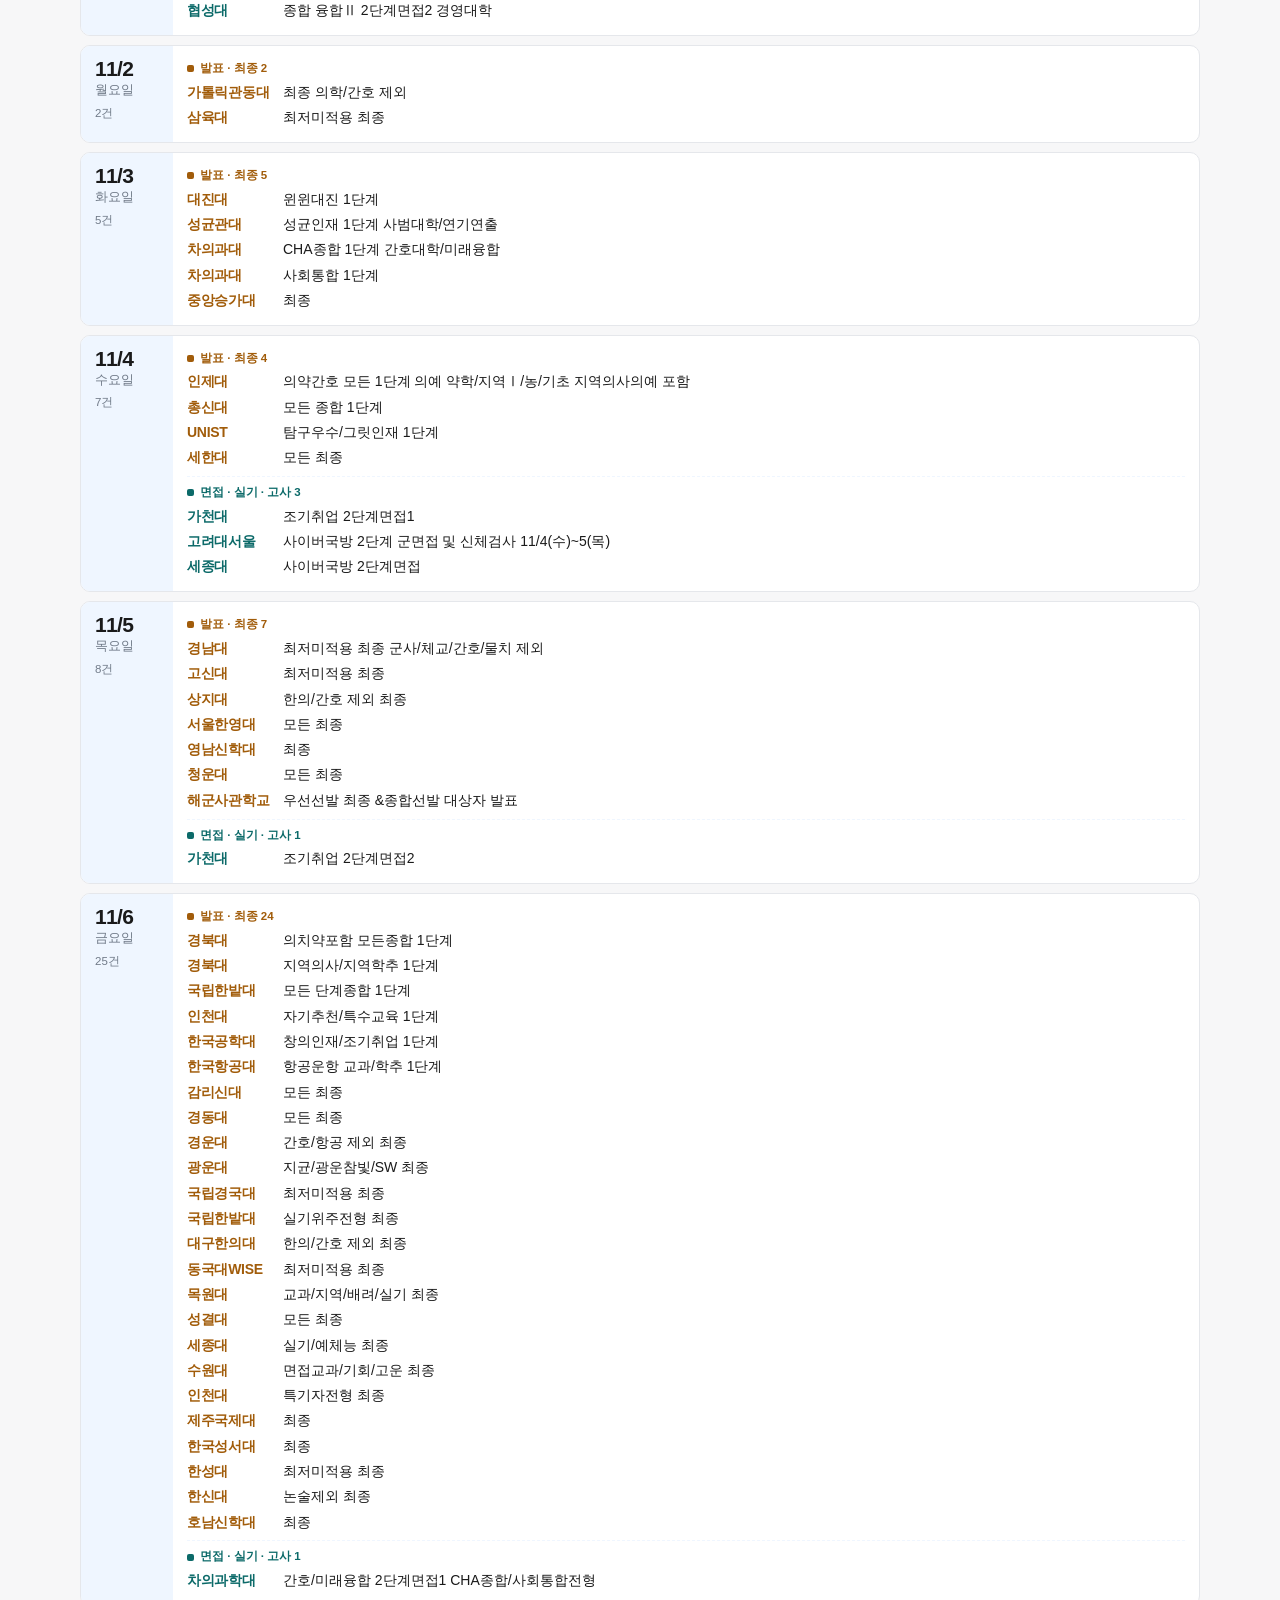
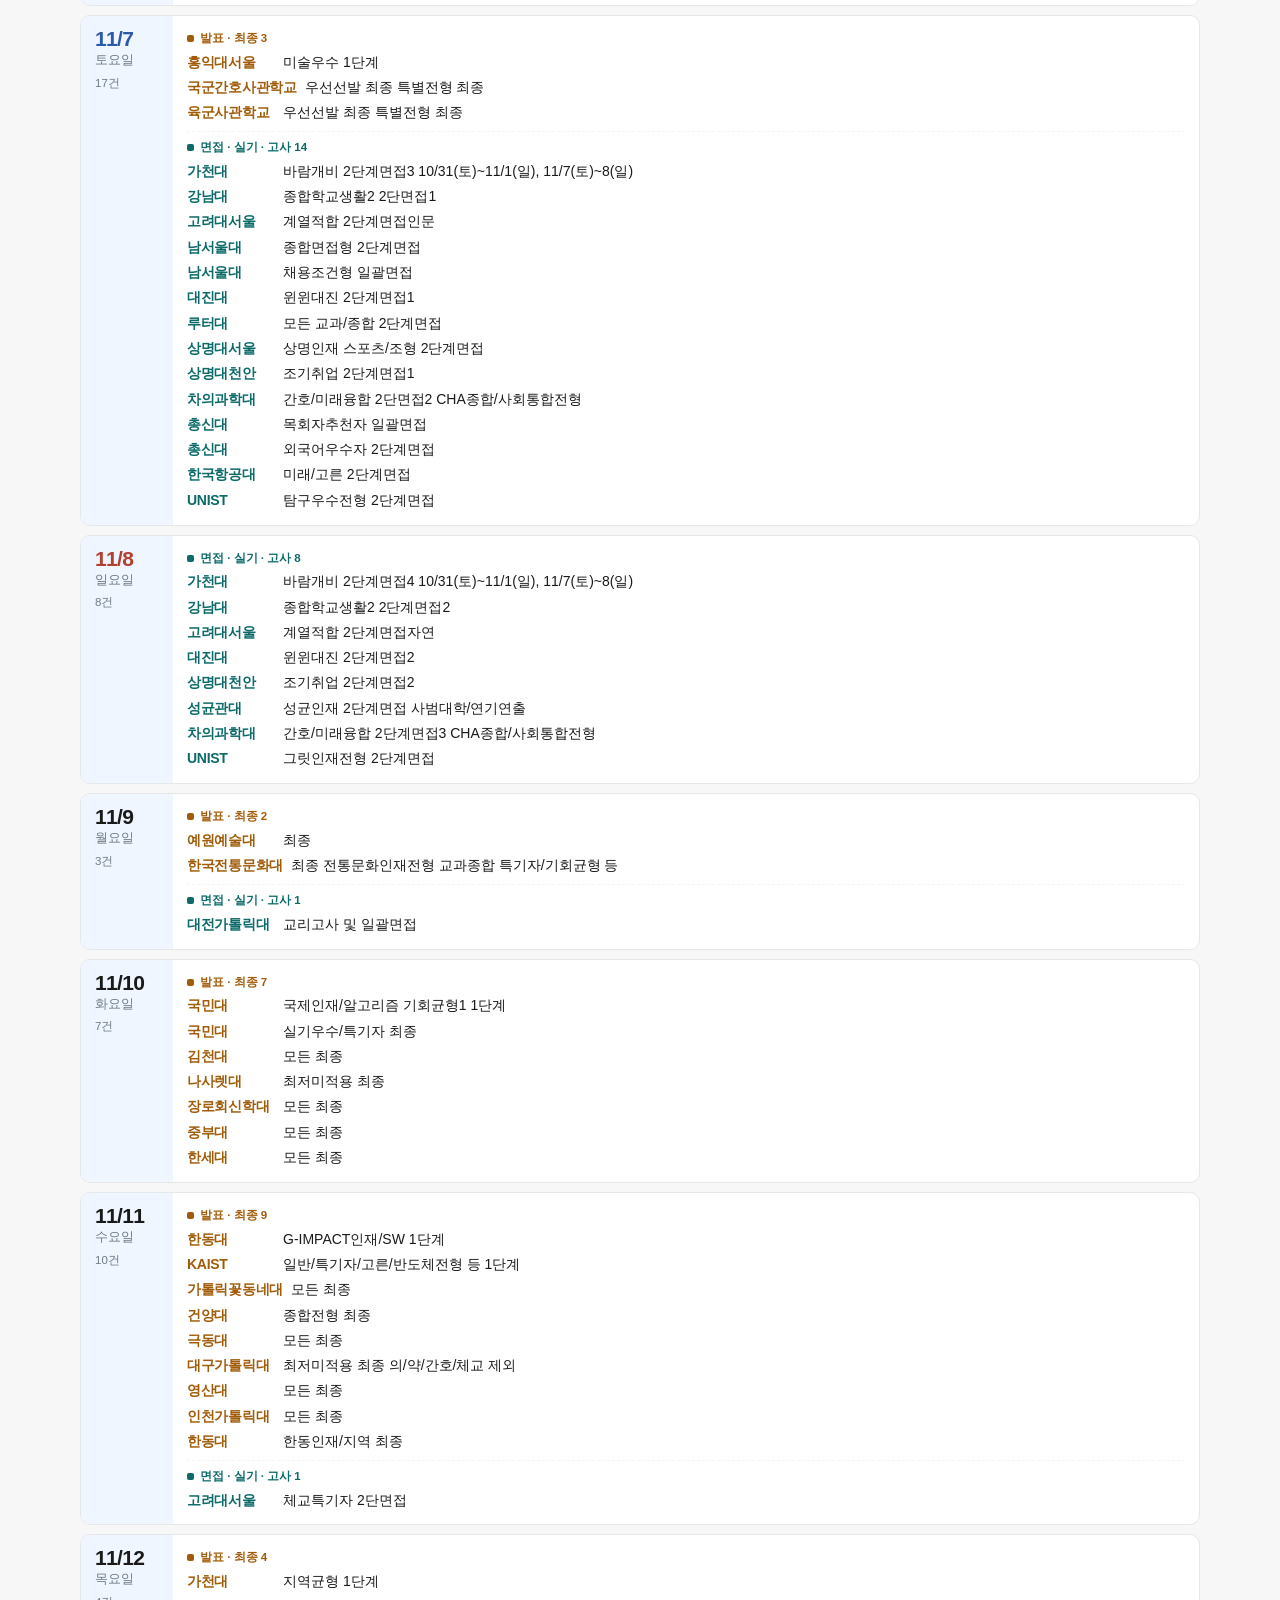
<file: docs/schedule.html>
<!DOCTYPE html>
<html lang="ko">
<head>
<meta charset="utf-8">
<meta name="viewport" content="width=device-width, initial-scale=1">
<title>2027 수시 일정표 · 일자별</title>
<style>
:root{
  --ink:#1a1a1a; --ink2:#48505c; --ink3:#707a88;
  --paper:#f7f7f8; --card:#fff; --line:#e5e7eb; --soft:#eff6ff;
  --accent:#2563eb; --header-bg:#111827; --header-text:#ffffff;
  --p:#a15c0a; --pbg:#fdf1de;
  --n:#6a3ea1; --nbg:#f1eafa;
  --i:#0c6a69; --ibg:#e1f2f0;
  --sun:#b3402f; --sat:#2a5aa8;
}
@media (prefers-color-scheme: dark){
  :root{
    --ink:#e9eaec; --ink2:#aab2bf; --ink3:#8892a0;
    --paper:#0f1115; --card:#171a21; --line:#2a2e37; --soft:#1e293b;
    --accent:#60a5fa; --header-bg:#0b0d11; --header-text:#f3f4f6;
    --p:#e0a352; --pbg:#3a2c17;
    --n:#c49bf0; --nbg:#2c2140;
    --i:#4fd1c5; --ibg:#123531;
    --sun:#f0776a; --sat:#7db2ff;
  }
}
*{box-sizing:border-box}
body{margin:0;background:var(--paper);color:var(--ink);
  font-family:-apple-system,"Noto Sans KR","Malgun Gothic",sans-serif;
  font-size:15px;line-height:1.5;font-feature-settings:"tnum"}

header.top{background:var(--header-bg);color:var(--header-text);padding:20px 20px 18px}
.wrap{max-width:1160px;margin:0 auto}
.top h1{margin:0;font-size:26px;font-weight:800;letter-spacing:-.02em}
.top h1 span{color:#ffd98a}
.top p{margin:6px 0 0;font-size:13px;color:#a7b4c4}

.bar{position:sticky;top:0;z-index:30;background:color-mix(in srgb, var(--paper) 96%, transparent);
  backdrop-filter:blur(8px);border-bottom:1px solid var(--line)}
.bar .wrap{padding:11px 20px 9px}
.r1{display:flex;gap:8px;flex-wrap:wrap;align-items:center}
.sb{position:relative;flex:1 1 300px;min-width:200px}
.sb input{width:100%;padding:10px 34px 10px 13px;font:inherit;border:1.5px solid var(--line);
  border-radius:8px;background:var(--card);color:var(--ink)}
.sb input:focus{outline:2px solid var(--accent);outline-offset:1px}
.sb button{position:absolute;right:5px;top:50%;transform:translateY(-50%);border:0;background:none;
  cursor:pointer;font-size:17px;color:var(--ink3);padding:3px 7px;border-radius:6px}
.sb button:hover{background:var(--soft);color:var(--ink)}
.dp{display:flex;gap:5px;align-items:center;background:var(--card);border:1.5px solid var(--line);
  border-radius:8px;padding:5px 8px}
.dp label{font-size:12.5px;color:var(--ink2);white-space:nowrap}
.dp input{font:inherit;font-size:14px;border:0;background:none;color:var(--ink);width:135px}
.dp input:focus{outline:none}
.dp .x{border:0;background:none;cursor:pointer;color:var(--ink3);font-size:15px;padding:0 3px}
.cnt{font-size:13px;color:var(--ink2);white-space:nowrap}
.cnt b{color:var(--ink)}
.chips{display:flex;gap:5px;flex-wrap:wrap;margin-top:8px}
.chip{font:inherit;font-size:12.5px;padding:4px 10px;border-radius:999px;border:1.5px solid var(--line);
  background:var(--card);color:var(--ink2);cursor:pointer}
.chip:hover{border-color:var(--accent)}
.chip[aria-pressed="true"]{background:var(--accent);border-color:var(--accent);color:#fff}
.chips .sep{width:1px;background:var(--line);margin:2px 4px}

main{max-width:1160px;margin:0 auto;padding:18px 20px 60px}

.mh{display:flex;align-items:baseline;gap:9px;margin:30px 0 10px;padding-bottom:6px;
  border-bottom:2px solid var(--ink)}
.mh:first-child{margin-top:2px}
.mh b{font-size:28px;font-weight:800;letter-spacing:-.03em}
.mh i{font-style:normal;font-size:12.5px;color:var(--ink3)}

.day{background:var(--card);border:1px solid var(--line);border-radius:10px;margin-bottom:9px;
  display:flex;overflow:hidden}
.dl{flex:0 0 92px;padding:11px 10px 11px 14px;border-right:1px solid var(--soft);background:var(--soft)}
.dl .dd{font-size:21px;font-weight:800;letter-spacing:-.03em;line-height:1.1}
.dl .wd{font-size:12.5px;color:var(--ink3);margin-top:1px}
.dl .hol{display:inline-block;margin-top:5px;font-size:11px;padding:1px 6px;border-radius:4px;
  background:#fbe4de;color:#a8331f;font-weight:700}
.dl .hol.exam{background:var(--header-bg);color:#ffd98a}
.dl .num{font-size:11.5px;color:var(--ink3);margin-top:5px}
.dl.sun .dd{color:var(--sun)} .dl.sat .dd{color:var(--sat)}
.dr{flex:1 1 auto;min-width:0;padding:7px 14px 9px}

.grp{padding:3px 0}
.grp+.grp{border-top:1px dashed var(--soft);margin-top:3px}
.gt{font-size:11.5px;font-weight:700;padding:4px 0 2px;display:flex;align-items:center;gap:6px}
.gt s{width:7px;height:7px;border-radius:2px;display:inline-block;text-decoration:none}
.g-p .gt{color:var(--p)} .g-p s{background:var(--p)}
.g-n .gt{color:var(--n)} .g-n s{background:var(--n)}
.g-i .gt{color:var(--i)} .g-i s{background:var(--i)}
ul{list-style:none;margin:0;padding:0}
li{display:flex;gap:8px;align-items:baseline;padding:2.5px 0;font-size:14px;line-height:1.45}
.u{flex:0 0 auto;min-width:88px;font-weight:700;letter-spacing:-.02em;cursor:pointer}
.g-p .u{color:var(--p)} .g-n .u{color:var(--n)} .g-i .u{color:var(--i)}
.u:hover{text-decoration:underline}
.b{flex:1 1 auto;min-width:0}
mark{background:#ffe07a;color:#1a1a1a;padding:0 1px;border-radius:2px}

.uniview .day{flex-direction:row}
.empty{text-align:center;padding:56px 20px;color:var(--ink2);background:var(--card);
  border:1px dashed var(--line);border-radius:10px}
.empty b{display:block;font-size:17px;color:var(--ink);margin-bottom:5px}

details{margin-top:24px;background:var(--card);border:1px solid var(--line);border-radius:10px}
summary{cursor:pointer;padding:11px 14px;font-weight:700;font-size:14px}
.ulist{padding:0 14px 14px;display:flex;flex-wrap:wrap;gap:5px}
.ub{font:inherit;font-size:12.5px;padding:3px 9px;border-radius:999px;border:1px solid var(--line);
  background:var(--soft);color:var(--ink2);cursor:pointer}
.ub:hover{border-color:var(--accent);color:var(--ink)}
footer{max-width:1160px;margin:0 auto;padding:0 20px 46px;font-size:12.5px;color:var(--ink3);line-height:1.7}

@media(max-width:640px){
  .day{flex-direction:column}
  .dl{flex:auto;border-right:0;border-bottom:1px solid var(--soft);display:flex;align-items:baseline;gap:8px;padding:8px 12px}
  .dl .dd{font-size:17px}.dl .num{margin:0}
  li{flex-direction:column;gap:0}
  .u{min-width:0}
  .top h1{font-size:21px}
}
@media print{
  .bar,details{display:none}
  body{background:#fff;font-size:10.5px}
  header.top{background:#fff;color:#000;border-bottom:2px solid #000}
  .top h1 span{color:#000}.top p{color:#333}
  .day{break-inside:avoid;border-color:#bbb}
}
.site-nav{display:flex;gap:4px;padding:8px 16px;background:var(--card);border-bottom:1px solid var(--line)}
.site-nav a{padding:7px 14px;border-radius:8px;font-size:13px;font-weight:600;color:var(--ink2);text-decoration:none}
.site-nav a:hover{background:var(--soft);color:var(--ink)}
.site-nav a.active{background:var(--accent);color:#fff}
</style>
</head>
<body>

<nav class="site-nav">
  <a href="index.html">경쟁률</a>
  <a href="schedule.html" class="active">수시 일정표</a>
</nav>

<header class="top"><div class="wrap">
  <h1><span>2027</span> 대입 수시 일정표 · 일자별</h1>
  <p>전국 209개 대학(캠퍼스 포함) 일반전형 위주 · 2027 대학수학능력시험 2026.11.19(목) · 원자료: 수시LIVE 2027 일정표</p>
</div></header>

<div class="bar"><div class="wrap">
  <div class="r1">
    <div class="sb">
      <input id="q" type="search" placeholder="대학명·전형·학과 검색 (예: 부산대, 논술, 간호, 군사학)" autocomplete="off">
      <button id="qx" title="지우기">&times;</button>
    </div>
    <div class="dp">
      <label for="dt">일자</label>
      <input id="dt" type="date" min="2026-09-17" max="2027-01-04">
      <button class="x" id="dtx" title="일자 해제">&times;</button>
    </div>
    <span class="cnt" id="cnt"></span>
  </div>
  <div class="chips" id="chips">
    <button class="chip" data-t="all" aria-pressed="true">전체 유형</button>
    <button class="chip" data-t="p" aria-pressed="false">발표·최종</button>
    <button class="chip" data-t="n" aria-pressed="false">논술</button>
    <button class="chip" data-t="i" aria-pressed="false">면접·실기·고사</button>
    <span class="sep"></span>
    <button class="chip" data-m="all" aria-pressed="true">전체 기간</button>
    <button class="chip" data-m="9" aria-pressed="false">9월</button>
    <button class="chip" data-m="10" aria-pressed="false">10월</button>
    <button class="chip" data-m="11" aria-pressed="false">11월</button>
    <button class="chip" data-m="12" aria-pressed="false">12월</button>
    <button class="chip" data-m="1" aria-pressed="false">1월</button>
  </div>
</div></div>

<main>
  <div id="board"></div>
  <details>
    <summary>일정이 있는 대학 전체 목록 — 누르면 해당 대학 일정만 표시</summary>
    <div class="ulist" id="ulist"></div>
  </details>
</main>

<footer>
  <b style="color:var(--p)">발표·최종</b> 1단계·최종 합격자 발표 &nbsp;·&nbsp;
  <b style="color:var(--n)">논술</b> 논술고사 &nbsp;·&nbsp;
  <b style="color:var(--i)">면접·실기·고사</b> 면접·실기·인적성·신체검사·영상 업로드<br>
  모든 일정은 각 대학 모집요강과 입학처 공지로 최종 확인하시기 바랍니다. 인쇄는 Ctrl+P / ⌘P.
</footer>

<script>
const DATA=[["2026-09-17", "i", "서원대", "서원대 창의면접 일괄면접1 호텔외식조리학부 9/16(수)~9/18(금)"], ["2026-09-17", "i", "서원대", "서원대 창의면접 일괄면접2 경찰/소방/응급/사복/상담 뷰티/헬스/레저/웹툰/패션 컴공 9/17(목)~9/19(토)"], ["2026-09-18", "i", "남서울대", "남서울대 정원내외 교과면접전형 녹화 업로드1 SW-AI융합/공과/글로벌상경"], ["2026-09-19", "i", "경일대", "경일대 교과면접전형 일괄면접"], ["2026-09-19", "i", "남서울대", "남서울대 정원내외 교과면접전형 녹화 업로드2 AI보건의료복지대학"], ["2026-09-19", "i", "을지대", "을지대 의과대학 기회/농어촌전형 교과일괄 인성면접"], ["2026-09-19", "i", "호원대", "호원대(군산) 간호학 일괄면접1"], ["2026-09-19", "i", "서원대", "서원대 창의면접 일괄면접3 항공관광학과 9/19(토)~9/20(일)"], ["2026-09-20", "i", "호원대", "호원대(군산) 간호학 일괄면접2"], ["2026-09-21", "i", "경인교대", "경인교대 교과 학교장추천 종합 교직적성 등 일괄면접 녹화 동영상제출 9/21(월)~23(수)"], ["2026-09-22", "p", "수원대", "수원대 면접위주교과 1단계 *면접교과 2단계 면접 10/09(금)~11(일) *면접교과 최종 11/6(금)"], ["2026-09-28", "p", "건양대", "건양대 군사학 1단계"], ["2026-09-28", "p", "경남대", "경남대 군사학 1단계"], ["2026-09-28", "p", "경남대", "경남대 교과일반면접 1단계"], ["2026-09-28", "p", "대전대", "대전대 군사학 1단계"], ["2026-09-28", "p", "영남대", "영남대 군사학 1단계"], ["2026-09-28", "p", "원광대", "원광대 군사학 1단계"], ["2026-09-28", "p", "조선대", "조선대 군사학 1단계"], ["2026-09-28", "i", "건양대", "건양대 군사학 2단계 인성및 신원검사 9/28(월)~10/8(목)"], ["2026-09-28", "i", "경남대", "경남대 군사학 2단계 인성및 신원검사 9/28(월)~10/8(목)"], ["2026-09-28", "i", "대전대", "대전대 군사학 2단계 인성및 신원검사 9/28(월)~10/8(목)"], ["2026-09-28", "i", "영남대", "영남대 군사학 2단계 인성및 신원검사 9/28(월)~10/8(목)"], ["2026-09-28", "i", "원광대", "원광대 군사학 2단계 인성및 신원검사 9/28(월)~10/8(목)"], ["2026-09-28", "i", "조선대", "조선대 군사학 2단계 인성및 신원검사 9/28(월)~10/8(목)"], ["2026-09-29", "p", "청주대", "청주대 군사학 1단계"], ["2026-09-29", "i", "청주대", "청주대 군사학 2단계 인성및 신원검사 9/29(화)~10/8(목)"], ["2026-09-29", "i", "광주교대", "광주교대 종합교직적성/농어촌/기초차상위전형 일괄면접 비대면 업로드 *문항 공개: 09.29(화) 10시 *업로드 기간: 09.29(화)∼22시"], ["2026-09-30", "p", "가천대", "가천대 기회/농어/특성 1단계"], ["2026-09-30", "p", "성결대", "성결대 SKU창의적인재 1단계"], ["2026-09-30", "i", "중부대", "중부대 충청국제캠 학교생활 항공운항포함 모든일괄면접"], ["2026-10-01", "p", "호남대", "호남대 일반A 1단계 간호/물치"], ["2026-10-01", "i", "배재대", "배재대 항공서비스 일괄면접1"], ["2026-10-01", "i", "중원대", "중원대 일반전형2 일괄면접1 간호/스포츠산업/스포츠과 글로벌항공서비스/드론봇 경찰행정/임상/뷰티/자전"], ["2026-10-01", "i", "세한대", "세한대 모든 일괄면접 항공서비스/항공운항 기술교육/특수교육 유아교육"], ["2026-10-02", "p", "안양대", "안양대 아리학생부면접 1단계"], ["2026-10-02", "p", "인천가톨릭대", "인천가톨릭송도캠 간호학과 학교생활우수 1단계"], ["2026-10-02", "p", "인천가톨릭대", "인천가톨릭송도캠 ICCU미래 문화콘텐츠 1단계"], ["2026-10-02", "i", "강서대", "강서대 일반 일괄면접 신학과"], ["2026-10-02", "i", "광신대", "광신대 모든 일괄면접"], ["2026-10-02", "i", "배재대", "배재대 항공서비스 일괄면접2"], ["2026-10-02", "i", "영산대", "영산대해운대캠 면접전형 면접 항공관광/레저스포츠/법행정"], ["2026-10-02", "i", "중원대", "중원대 일반전형2 일괄면접2 간호/스포츠산업/스포츠과 글로벌항공서비스/드론봇 경찰행정/임상/뷰티/자전"], ["2026-10-03", "n", "서울시립대", "서울시립대 논술"], ["2026-10-03", "n", "성신여대", "성신여대 논술자연"], ["2026-10-03", "n", "홍익대서울", "홍익대서울 논술자연"], ["2026-10-03", "i", "가천대", "가천대 기회/농어/특성 2단면접1"], ["2026-10-03", "i", "강서대", "강서대 일반 일괄면접 경영/상담"], ["2026-10-03", "i", "서경대", "서경대 군사학 일괄 신검면접1 10.3(토)~5(월)"], ["2026-10-03", "i", "신한대", "신한대 교과일반 일괄면접2"], ["2026-10-03", "i", "영산대", "영산대해운대캠 면접전형 면접 게임콘텐츠학과"], ["2026-10-03", "i", "한신대", "한신대 참인재 일괄면접"], ["2026-10-04", "n", "성신여대", "성신여대 논술인문"], ["2026-10-04", "n", "홍익대서울", "홍익대서울 논술인문"], ["2026-10-04", "i", "가천대", "가천대 기회/농어/특성 2단계면접2"], ["2026-10-04", "i", "서경대", "서경대 군사학 일괄 신검면접2 10.3(토)~5(월)"], ["2026-10-04", "i", "신한대", "신한대 교과일반 일괄면접2"], ["2026-10-05", "i", "강서대", "강서대 일반학생 일괄면접 사회복지/식품영양"], ["2026-10-05", "i", "서경대", "서경대 군사학 일괄 신검 면접3 10.3(토)~5(월)"], ["2026-10-06", "p", "청운대", "청운대 항공서비스경영 면접일정 공지"], ["2026-10-07", "p", "영남대", "영남대 창의인재 의예/자전 1단계"], ["2026-10-07", "i", "한국성서대", "한국성서대 모든 일괄면접1"], ["2026-10-07", "i", "한림대", "한림대 특기자 일괄면접"], ["2026-10-08", "p", "초당대", "초당대 항공운항학과 항공신체 검사 서류제출 마감일"], ["2026-10-08", "p", "삼육대", "삼육대 신학특별 1단계"], ["2026-10-08", "p", "세종대", "세종대 항공시스템공학 1단계"], ["2026-10-08", "p", "한양대에리카", "한양에리카 국방전략 1단계"], ["2026-10-08", "p", "한양대에리카", "한양에리카 조기취업 1단계"], ["2026-10-08", "i", "한국성서대", "한국성서대 모든 일괄면접2"], ["2026-10-09", "i", "강서대", "강서대 일반학생 일괄면접 간호1"], ["2026-10-09", "i", "수원대", "수원대 면접교과 2단계면접1 지능형SW/라이프케어"], ["2026-10-10", "n", "연세대서울", "연세대서울 논술"], ["2026-10-10", "i", "강서대", "강서대 일반학생 일괄면접 간호2"], ["2026-10-10", "i", "경남대", "경남대 교과일반면접 2단계면접"], ["2026-10-10", "i", "서울장신대", "서울장신대 모든 면접"], ["2026-10-10", "i", "수원대", "수원대 면접교과 2단계면접2 혁신공과대학"], ["2026-10-10", "i", "신한대", "신한대 교과일반 일괄면접3"], ["2026-10-10", "i", "안양대", "안양대 학생부면접 2단계면접1"], ["2026-10-11", "n", "가톨릭대", "가톨릭대 의/약 제외 모든논술"], ["2026-10-11", "n", "중앙대", "중앙대 논술창의형 인문자연"], ["2026-10-11", "i", "삼육대", "삼육대 신학특별 2단계면접"], ["2026-10-11", "i", "수원대", "수원대 면접교과 2단계면접3 자유전공/인문사회/경영공학"], ["2026-10-11", "i", "신한대", "신한대 교과일반 일괄면접4"], ["2026-10-11", "i", "안양대", "안양대 학생부면접 2단계면접2"], ["2026-10-12", "p", "건양대", "건양대 의학과 지역인재면접 최저미적용 1단계"], ["2026-10-12", "p", "대전대", "대전대 교과면접 1단계"], ["2026-10-12", "p", "광신대", "광신대 모든 최종"], ["2026-10-12", "p", "KAIST", "KAIST 학교장/창의도전 최종 *KAIST 등록프로그램참여 10/29(목)~11/4(수) *KAIST 등록기간 10/29(목)~11/6(금)"], ["2026-10-13", "p", "수원가톨릭대", "수원가톨릭 일반전형 1단계"], ["2026-10-13", "i", "경일대", "경일대 조기취업계약 면접 10.13(화)~16(금)"], ["2026-10-13", "i", "중부대", "중부대고양 창의캠 학교생활 항공서비스 일괄면접 10/13(화)~16(금)"], ["2026-10-14", "p", "부산가톨릭대", "부산가톨릭대 자기추천 1단계 가톨릭지도자추천 1단계"], ["2026-10-14", "p", "협성대", "협성대 교과 미래창의 1단계"], ["2026-10-14", "p", "협성대", "협성대 교과 웨슬리 1단계"], ["2026-10-14", "p", "금강대", "금강대 모든 최종"], ["2026-10-14", "i", "경남대", "경남대 군사학 2단계신검면접 10.14(수)~15(목)"], ["2026-10-14", "i", "대전대", "대전대 군사학 2단계신검면접 10.14(수)~15(목)"], ["2026-10-14", "i", "청주대", "청주대 군사학 2단계신검면접 10.14(수)~15(목)"], ["2026-10-14", "i", "광주여대", "광주여대 일반학생Ⅰ일괄면접 대면 면접: 항공서비스/미용과학/치위생 온라인: 간호/물치/스재활"], ["2026-10-14", "i", "남부대", "남부대 간호등 면접 일괄면접"], ["2026-10-14", "i", "대전신학대", "대전신학대 모든 일괄면접"], ["2026-10-14", "i", "동신대", "동신대 면접전형 일괄면접"], ["2026-10-14", "i", "부산가톨릭대", "부산가톨릭대 종합자기추천 영상업로드 10/14(수)~21(수) 영상평가 10/25(일)"], ["2026-10-14", "i", "영남신학대", "영남신학대 모든 면접"], ["2026-10-14", "i", "한남대", "한남대 어학인재 일괄면접"], ["2026-10-15", "p", "삼육대", "삼육대 재림/SW/기회 1단계"], ["2026-10-15", "p", "우송대", "우송대 종합면접형/지역인재Ⅱ 1단계"], ["2026-10-15", "p", "GIST", "GIST 모든종합 1단계"], ["2026-10-15", "p", "한림대", "한림대 교과 등 최저미적용 최종 교과간호/모든종합 제외"], ["2026-10-15", "i", "건양대", "건양대 군사학 2단계신검면접 10.15(수)~16(목)"], ["2026-10-15", "i", "영남대", "영남대 군사학 2단계신검면접 10.15(수)~16(목)"], ["2026-10-15", "i", "원광대", "원광대 군사학 2단계신검면접 10.15(수)~16(목)"], ["2026-10-15", "i", "조선대", "조선대 군사학 2단계신검면접 10.15(수)~16(목)"], ["2026-10-15", "i", "극동대", "극동대 일반학생 일괄면접 항공운항/항공정비/방사선 임상병리/작업치료"], ["2026-10-15", "i", "극동대", "극동대 일반학생 일괄면접 간호학/항공운항서비스1"], ["2026-10-15", "i", "백석대", "백석대 백석인재/항공서비스 일괄면접1"], ["2026-10-15", "i", "상명대서울", "상명서울 고교추천 국가안보 체력검정"], ["2026-10-15", "i", "중앙승가대", "중앙승가대 면접 및 인성검사"], ["2026-10-15", "i", "한라대", "한라대 일반학생면접 일괄면접"], ["2026-10-16", "p", "고신대", "고신대 종합자추 1단계 의/간 제외"], ["2026-10-16", "p", "명지대", "명지대 교과면접/특기자 등 1단계"], ["2026-10-16", "p", "용인대", "용인대 최저미적용 최종"], ["2026-10-16", "n", "연세대미래", "연세대미래 논술"], ["2026-10-16", "n", "을지대", "을지대 논술1 간호 등"], ["2026-10-16", "i", "감리신대", "감리신대 신학 교과일반 일괄면접"], ["2026-10-16", "i", "경동대", "경동대양주캠 항공서비스 면접"], ["2026-10-16", "i", "극동대", "극동대 일반학생 일괄면접 간호학/항공운항서비스2"], ["2026-10-16", "i", "대구가톨릭대", "대구가톨릭대 의약제외 일반학과 교과가톨릭추천 2단계면접"], ["2026-10-16", "i", "대전대", "대전대 교과면접 2단계면접1"], ["2026-10-16", "i", "백석대", "백석대 백석인재/항공서비스 일괄면접2"], ["2026-10-16", "i", "서울기독대", "서울기독대 모든 일괄면접"], ["2026-10-16", "i", "서울한영대", "서울한영대 장애인 등 일괄면접1"], ["2026-10-16", "i", "신경주대", "신경주대 모든 일괄면접"], ["2026-10-16", "i", "아신대", "아신대 모든 일괄면접"], ["2026-10-16", "i", "우송대", "우송대 교과면접 일괄면접1"], ["2026-10-16", "i", "위덕대", "위덕대 모든 일괄면접1"], ["2026-10-16", "i", "장로회신학대", "장로회신학대 성경/학생부 면접"], ["2026-10-16", "i", "중부대", "중부대고양 창의캠 학교생활우수 항공서비스 외 일괄면접"], ["2026-10-16", "i", "칼빈대", "칼빈대 모든 일괄면접"], ["2026-10-16", "i", "한서대", "한서대 경호비서 일괄면접"], ["2026-10-16", "i", "한일장신대", "한일장신대 간호 제외 일괄면접"], ["2026-10-16", "i", "호남신학대", "호남신학대 모든 면접/실기"], ["2026-10-17", "n", "단국대죽전", "단국대죽전 논술자연"], ["2026-10-17", "n", "을지대", "을지대 논술2 보건대학 등"], ["2026-10-17", "i", "감리신대", "감리신대 신학 추천자등 일괄면접"], ["2026-10-17", "i", "건양대", "건양대 의학과 지역인재면접 최저미적용 2단계면접"], ["2026-10-17", "i", "건양대", "건양대 채용조건계약학 일괄면접"], ["2026-10-17", "i", "경동대", "경동대원주문막캠 간호학 면접"], ["2026-10-17", "i", "김천대", "김천대 일반면접 일괄면접1 비대면 zoom 실시간 면접"], ["2026-10-17", "i", "대구한의대", "대구한의대 교과면접 일괄면접"], ["2026-10-17", "i", "대전대", "대전대 교과면접 2단계면접2"], ["2026-10-17", "i", "동명대", "동명대 면접전형 일괄면접"], ["2026-10-17", "i", "백석대", "백석대 백석인재/항공서비스 일괄면접3 계약학과 면접"], ["2026-10-17", "i", "서울신학대", "서울신대 일반/기독/어학 면접"], ["2026-10-17", "i", "서울한영대", "서울한영대 장애인 등 일괄면접2"], ["2026-10-17", "i", "성결대", "성결대 SKU창의인재 2단계면접"], ["2026-10-17", "i", "신라대", "신라대 면접우수/지역 일괄면접"], ["2026-10-17", "i", "영남대", "영남대 의예 창의인재 2단계면접"], ["2026-10-17", "i", "우송대", "우송대 교과면접 일괄면접2"], ["2026-10-17", "i", "위덕대", "위덕대 모든 일괄면접2"], ["2026-10-17", "i", "청주대", "청주대 교과면접1 보견의료과학1"], ["2026-10-17", "i", "총신대", "총신대 교과우수자 일괄면접"], ["2026-10-17", "i", "추계예술대", "추계예대 콘텐츠창작 면접"], ["2026-10-17", "i", "한국침례신학대", "한국침례신대 모든 일괄면접/실기"], ["2026-10-17", "i", "협성대", "협성대 교과미래창의 2단계면접1 인문/이공/자율전공1"], ["2026-10-17", "i", "협성대", "협성대 교과 웨슬리 2단계면접 신학과"], ["2026-10-18", "n", "단국대죽전", "단국대죽전 논술인문"], ["2026-10-18", "i", "백석대", "백석대 항공서비스 면접 ~10/20"], ["2026-10-18", "i", "삼육대", "삼육대 재림/SW/기회 2단계면접"], ["2026-10-18", "i", "청주대", "청주대 교과면접2 보건의료과학2"], ["2026-10-18", "i", "협성대", "협성대 교과 미래창의 2단계면접2 경영대학/자율전공2"], ["2026-10-19", "i", "대신대", "대신대 모든 일괄면접"], ["2026-10-19", "i", "우송대", "우송대 종합면접형/지역Ⅱ 2단계면접1 10/19(월)~26(월)"], ["2026-10-19", "i", "청운대", "청운대 청운인재등 일괄면접1 10/19(월)~23(금)"], ["2026-10-20", "p", "국민대", "국민대 어학/기능/미술/조형 체육 1단계"], ["2026-10-20", "p", "나사렛대", "나사렛대 창의융합 1단계"], ["2026-10-20", "p", "성균관대", "성균관대 성균인재 1단계 스포츠과학"], ["2026-10-20", "i", "동서대", "동서대 면접전형 일괄면접 영상업로드 10/20(화)~27(화)"], ["2026-10-20", "i", "우송대", "우송대 종합면접형/지역Ⅱ 2단계면접2"], ["2026-10-20", "i", "청운대", "청운대 청운인재등 일괄면접2 10/19(월)~23(금)"], ["2026-10-20", "i", "한국전통문화대", "한국전통문화 일괄심층면접 전통문화인재 교과/종합 10/20(월)~23(금)"], ["2026-10-21", "p", "동의대", "동의대 교과조기취업 1단계"], ["2026-10-21", "p", "순천향대", "순천향대 조기취업 1단계"], ["2026-10-21", "p", "순천향대", "순천향대 지역의사 등 1단계"], ["2026-10-21", "p", "대구예술대", "대구예대 최종"], ["2026-10-21", "p", "대전신학대", "대전신학대 최종"], ["2026-10-21", "p", "협성대", "협성대 교과/기회/배려 최종"], ["2026-10-21", "i", "우송대", "우송대 종합면접형/지역Ⅱ 2단계면접3"], ["2026-10-21", "i", "청운대", "청운대 청운인재등 일괄면접3 10/19(월)~23(금)"], ["2026-10-22", "p", "고신대", "고신대 간호학과 종합자추 1단계"], ["2026-10-22", "p", "남서울대", "남서울대 종합면접형 1단계"], ["2026-10-22", "p", "삼육대", "삼육대 세움/기회Ⅱ 등 1단계"], ["2026-10-22", "i", "우송대", "우송대 종합면접형/지역Ⅱ 2단계면접4"], ["2026-10-22", "i", "청운대", "청운대 청운인재등 일괄면접4 10/19(월)~23(금)"], ["2026-10-22", "i", "호서대", "호서대 조기취업계학 일괄면접"], ["2026-10-22", "i", "GIST", "GIST 모든종합 2단계면접1"], ["2026-10-23", "p", "가톨릭대", "가톨릭대 신학과 모든종합 1단계"], ["2026-10-23", "p", "고려대서울", "고려대서울 사이버국방 1단계"], ["2026-10-23", "p", "고려대서울", "고려대서울 고른/다문화 등 1단계"], ["2026-10-23", "p", "고려대세종", "고려세종 글로벌스포츠인재 1단계"], ["2026-10-23", "p", "고려대세종", "고려세종 실기실적미래인재 1단계"], ["2026-10-23", "p", "국립경국대", "국립경국대 바른인재 간호 1단계"], ["2026-10-23", "p", "대구대", "대구대 면접전형 1단계"], ["2026-10-23", "p", "대구대", "대구대 특수창의/라이프 1단계"], ["2026-10-23", "p", "서울신학대", "서울신대 모든종합 1단계"], ["2026-10-23", "p", "세종대", "세종대 사이버국방 1단계"], ["2026-10-23", "p", "세종대", "세종대 국방AI융합시스템공 1단계"], ["2026-10-23", "p", "세종대", "세종대 국방AI로봇융합공학 1단계"], ["2026-10-23", "p", "우석대", "우석대 교과면접 1단계"], ["2026-10-23", "p", "인제대", "인제대 면접/지역Ⅰ/배려 1단계"], ["2026-10-23", "p", "충남대", "충남대 국토안보/해양안보 1단계"], ["2026-10-23", "p", "한국기술교육대", "한국기술교대 창의면접 1단계 충남형 계약학과 1단계"], ["2026-10-23", "i", "가톨릭꽃동네대", "가톨릭꽃동네대 간호/자율전공 휴먼리더/가톨릭지도 일괄면접1"], ["2026-10-23", "i", "경운대", "경운대 교과면접전형 일괄면접1"], ["2026-10-23", "i", "고신대", "고신대 신학/기독/유아 일괄면접"], ["2026-10-23", "i", "대구가톨릭대", "대구가톨릭대 글로벌항공서비스 학생부종합 2단계면접"], ["2026-10-23", "i", "세명대", "세명대 면접우수자 일괄면접 항공서비스 10/23(금)~25(일)"], ["2026-10-23", "i", "송원대", "송원대 면접우수자 일괄면접 간호학/스포츠지도 등"], ["2026-10-23", "i", "우송대", "우송대 종합면접형/지역Ⅱ 2단계면접5"], ["2026-10-23", "i", "장로회신학대", "장로회신학대 기여배려/대안 면접"], ["2026-10-23", "i", "창신대", "창신대 창신인재면접 일괄면접"], ["2026-10-23", "i", "청운대", "청운대 청운인재 등 일괄면접5 10/19(월)~23(금)"], ["2026-10-23", "i", "호남대", "호남대 일반A 간호/물치 2단면접"], ["2026-10-23", "i", "호서대", "호서대 교과면접전형 일괄면접1 10/23(금)~24(토)"], ["2026-10-23", "i", "GIST", "GIST 모든종합 2단계면접2"], ["2026-10-24", "i", "가톨릭꽃동네대", "가톨릭꽃동네대 간호/자율전공 휴먼리더/가톨릭지도 일괄면접2"], ["2026-10-24", "i", "경운대", "경운대 교과면접전형 일괄면접2"], ["2026-10-24", "i", "고신대", "고신대 종합자추일반 2단계면접"], ["2026-10-24", "i", "국민대", "국민대 미술/조형/체육 2단면접"], ["2026-10-24", "i", "김천대", "김천대 일반면접 일괄면접2 비대면 zoom 실시간 면접"], ["2026-10-24", "i", "나사렛대", "나사렛대 창의융합 2단계면접"], ["2026-10-24", "i", "대구가톨릭대", "대구가톨릭대 지역종합 일반학과 학생부종합 2단계면접"], ["2026-10-24", "i", "동국대WISE", "동국WISE 면접전형 일괄면접"], ["2026-10-24", "i", "부산가톨릭대", "부산가톨릭대 가톨릭지도자추천 2단계면접"], ["2026-10-24", "i", "부산외대", "부산외대 교과면접 일괄면접"], ["2026-10-24", "i", "세명대", "세명대 면접우수자 일괄면접 일반학과"], ["2026-10-24", "i", "우송대", "우송대 종합면접형/지역Ⅱ 2단계면접6"], ["2026-10-24", "i", "영산대", "영산대양산캠 면접전형 면접 간호/물치/치위/태권도/무예"], ["2026-10-24", "i", "예원예술대", "예원예술대 실기일반 일괄면접 스포츠과학/스포츠융합복지"], ["2026-10-24", "i", "인천가톨릭대", "인천가톨릭송도캠 간호학과 학교생활우수 2단계면접"], ["2026-10-24", "i", "인천가톨릭대", "인천가톨릭송도캠 ICCU미래 문콘/자유전공 2단계면접"], ["2026-10-24", "i", "청주대", "청주대 교과면접3 경상/자유전공 인문사회/예술대학"], ["2026-10-24", "i", "총신대", "총신대 성경지식우수자 일괄면접"], ["2026-10-24", "i", "한세대", "한세대 면접우수자 일괄면접1"], ["2026-10-24", "i", "호서대", "호서대 교과면접전형 일괄면접2"], ["2026-10-25", "i", "국민대", "국민대 어학/기능 2단계면접"], ["2026-10-25", "i", "삼육대", "삼육대 세움/기회Ⅱ 등 2단계면접"], ["2026-10-25", "i", "성균관대", "성균관대 성균인재 2단계면접 스포츠과학"], ["2026-10-25", "i", "우송대", "우송대 종합면접형/지역Ⅱ 2단계면접7"], ["2026-10-25", "i", "청주대", "청주대 교과면접4 공과대학/AI.SW 항공국방대학"], ["2026-10-25", "i", "한세대", "한세대 면접우수자 일괄면접2"], ["2026-10-26", "p", "대전대", "대전대 혜화인재종합 1단계"], ["2026-10-26", "p", "연세대서울", "연세대서울 기회균형 1단계"], ["2026-10-26", "p", "연세대서울", "연세대서울 특기자 체육인재 1단계"], ["2026-10-26", "p", "건양대", "건양대 교과/실기실적 최종"], ["2026-10-26", "p", "건양대", "건양대 의학과 지역인재면접 최저미적용 최종"], ["2026-10-26", "i", "고려대서울", "고려서울 사이버국방 2단계 온라인 군인성검사 10/26(월)~30(금)"], ["2026-10-26", "i", "우송대", "우송대 종합면접형/지역Ⅱ 2단계면접8"], ["2026-10-26", "i", "한서대", "한서대 모든 항공관광학과 일괄면접 10/26(월)~29(목)"], ["2026-10-27", "p", "고신대", "고신대 의예 모든전형 1단계"], ["2026-10-27", "p", "동덕여대", "동덕여대 동덕창의 1단계"], ["2026-10-27", "p", "루터대", "루터대 섬김인재/고른 1단계"], ["2026-10-27", "p", "성균관대", "성균관대 과학인재 1단계"], ["2026-10-27", "p", "연세대미래", "연세미래 학교생활 1단계"], ["2026-10-27", "p", "연세대미래", "연세미래 글로벌인재 1단계 의예 제외 일반학과"], ["2026-10-27", "p", "차의과대", "차의과대 CHA교과 1단계"], ["2026-10-27", "p", "차의과대", "차의과대 교과지역균형 최종 간호/약학/미래"], ["2026-10-27", "p", "한일장신대", "한일장신대 모든 최종"], ["2026-10-27", "i", "유원대", "유원대 모든면접 일괄면접1"], ["2026-10-27", "i", "한서대", "한서대 충남형계약 일괄면접"], ["2026-10-28", "p", "광운대", "광운대 참빛면접형/SW 1단계"], ["2026-10-28", "p", "한국해양대", "한국해양대 지역교과 1단계"], ["2026-10-28", "p", "광주여대", "광주여대 모든 최종"], ["2026-10-28", "p", "남부대", "남부대 간호제외 모든 최종"], ["2026-10-28", "p", "동신대", "동신대 최저미적용 최종"], ["2026-10-28", "p", "서울장신대", "서울장신대 모든 최종"], ["2026-10-28", "p", "신경주대", "신경주대 모든 최종"], ["2026-10-28", "i", "유원대", "유원대 모든면접 일괄면접2"], ["2026-10-28", "i", "한서대", "한서대 한서인재 일괄면접1 인문/공학/예체능/자전"], ["2026-10-29", "p", "가천대", "가천대 가천바람개비 1단계"], ["2026-10-29", "p", "가천대", "가천대 조기취업계약 1단계"], ["2026-10-29", "p", "상명대천안", "상명대천안 조기취업 1단계"], ["2026-10-29", "p", "한국체육대", "한체대 교과성적우수자 면접대상 1단계"], ["2026-10-29", "p", "광주대", "광주대 최저미적용 최종"], ["2026-10-29", "p", "초당대", "초당대 모든 최종"], ["2026-10-29", "p", "한국체육대", "한체대 면접 미실시 최종"], ["2026-10-29", "p", "호남대", "호남대 최저미적용 최종"], ["2026-10-29", "p", "KAIST", "KAIST 학교장 등 등록기간 10/29(목)~11/6(금)"], ["2026-10-29", "i", "우석대", "우석대 군사학 면접/체력측정 10/29(목)~30(금)"], ["2026-10-29", "i", "유원대", "유원대 모든면접 일괄면접3"], ["2026-10-29", "i", "한서대", "한서대 한서인재 일괄면접2 자연과학계열 항공운항/헬기조종 포함"], ["2026-10-29", "i", "한양대에리카", "한양에리카 조기취업형계약 2단계면접 10/29(목)~31(토)"], ["2026-10-30", "p", "강남대", "강남대 종합 학교생활2 1단계"], ["2026-10-30", "p", "강남대", "강남대 종합 장애인 등 1단계"], ["2026-10-30", "p", "고려대서울", "고려서울 계열적합형 1단계"], ["2026-10-30", "p", "고려대서울", "고려서울 체교특기자 1단계"], ["2026-10-30", "p", "상명대서울", "상명대서울 상명인재 스포츠건강 /조형예술 1단계"], ["2026-10-30", "p", "순천대", "순천대 종합일반 면접대상 1단계"], ["2026-10-30", "p", "한국항공대", "한국항공대 미래인재/고른 1단계 항공운항과 미래/고른 1단계"], ["2026-10-30", "p", "가야대", "가야대 모든 최종"], ["2026-10-30", "p", "동명대", "동명대 간호 제외 최종"], ["2026-10-30", "p", "아신대", "아신대 모든 최종"], ["2026-10-30", "p", "칼빈대", "칼빈대 모든 최종"], ["2026-10-30", "p", "한국침례신학대", "한국침례신대 최종"], ["2026-10-30", "p", "호원대", "호원대 모든 최종"], ["2026-10-30", "n", "상명대서울", "상명대서울 논술인문"], ["2026-10-30", "i", "가톨릭대", "가톨릭대 신학 2단계 면접/교리"], ["2026-10-30", "i", "동양대", "동양대 면접전형 일괄면접 게임학부/e스포츠/영상 등"], ["2026-10-30", "i", "동의대", "동의대 교과조기취업 2단계면접1"], ["2026-10-30", "i", "목원대", "목원대 유아교육 일괄면접1"], ["2026-10-30", "i", "유원대", "유원대 모든면접 일괄면접4"], ["2026-10-30", "i", "우석대", "우석대 교과면접 2단계면접"], ["2026-10-30", "i", "장로회신학대", "장로회신학 자유전공/신학과/드림PUTS/기타 면접"], ["2026-10-30", "i", "차의과학대", "차의과 CHA교과 간호/미래 2단계면접1"], ["2026-10-31", "n", "상명대서울", "상명대서울 논술자연"], ["2026-10-31", "i", "가천대", "가천대 바람개비 2단계면접1 10/31(토)~11/1(일), 11/7(토)~8(일)"], ["2026-10-31", "i", "고려대서울", "고려서울 사이버국방 2단계면접"], ["2026-10-31", "i", "고려대서울", "고려서울 고른기회 등 2단계면접"], ["2026-10-31", "i", "고려대세종", "고려세종 글로벌스포츠 2단계면접"], ["2026-10-31", "i", "고려대세종", "고려세종 실기미래인재 2단계면접"], ["2026-10-31", "i", "고신대", "고신대 간호학과 자추 2단계면접"], ["2026-10-31", "i", "광운대", "광운대 참빛면접형 2단계면접1"], ["2026-10-31", "i", "국립경국대", "국립경국대 바른인재간호 2단면접"], ["2026-10-31", "i", "대구대", "대구대 면접전형 2단계면접"], ["2026-10-31", "i", "대구대", "대구대 특수창의/라이프 2단면접"], ["2026-10-31", "i", "대전대", "대전대 혜화인재종합 2단계면접1"], ["2026-10-31", "i", "동덕여대", "동덕여대 동덕창의 2단계면접1"], ["2026-10-31", "i", "동의대", "동의대 교과조기취업 2단계면접2"], ["2026-10-31", "i", "명지대", "명지대 교과면접 2단계면접"], ["2026-10-31", "i", "목원대", "목원대 유아교육 일괄면접2"], ["2026-10-31", "i", "서울신학대", "서울신대 H+인재/기여 2단면접"], ["2026-10-31", "i", "선문대", "선문대 항공서비스/신학/보건 4개학과 일괄대면면접"], ["2026-10-31", "i", "선문대", "선문대 비대면 녹화영상 면접 간호/물치/치위생/응급 등"], ["2026-10-31", "i", "성공회대", "성공회대 열린인재 일괄면접"], ["2026-10-31", "i", "순천향대", "순천향대 조기취업 2단계면접"], ["2026-10-31", "i", "순천향대", "순천향대 지역의사 2단계면접"], ["2026-10-31", "i", "연세대서울", "연세대서울 체육인재 2단계면접"], ["2026-10-31", "i", "연세대미래", "연세미래 학교생활 2단계면접"], ["2026-10-31", "i", "연세대미래", "연세미래 글로벌인재 2단계면접"], ["2026-10-31", "i", "인제대", "인제대 면접/지역인재Ⅰ/배려 2단계면접"], ["2026-10-31", "i", "차의과학대", "차의과 CHA교과 간호/미래 2단계면접2"], ["2026-10-31", "i", "한국기술교육대", "한국기술교대 창의면접 2단면접"], ["2026-10-31", "i", "한양대에리카", "한양에리카 국방전략 2단계면접"], ["2026-10-31", "i", "협성대", "협성대 종합 융합Ⅱ 2단계면접1 인문사회대학/이공대학"], ["2026-11-01", "n", "서경대", "서경대 논술"], ["2026-11-01", "i", "가천대", "가천대 바람개비 2단계면접2 10/31(토)~11/1(일), 11/7(토)~8(일)"], ["2026-11-01", "i", "광운대", "광운대 참빛면접형/SW 2단계면접2"], ["2026-11-01", "i", "대전대", "대전대 혜화인재종합 2단계면접2"], ["2026-11-01", "i", "동덕여대", "동덕여대 동덕창의 2단계면접2"], ["2026-11-01", "i", "성균관대", "성균관대 과학인재 2단계면접"], ["2026-11-01", "i", "연세대서울", "연세대서울 기회균형 2단계면접"], ["2026-11-01", "i", "차의과대", "차의과대 CHA교과 간호/미래 2단계면접3"], ["2026-11-01", "i", "한국기술교육대", "한국기술교대 충남형계약 2단면접"], ["2026-11-01", "i", "협성대", "협성대 종합 융합Ⅱ 2단계면접2 경영대학"], ["2026-11-02", "p", "가톨릭관동대", "가톨릭관동대 최종 의학/간호 제외"], ["2026-11-02", "p", "삼육대", "삼육대 최저미적용 최종"], ["2026-11-03", "p", "대진대", "대진대 윈윈대진 1단계"], ["2026-11-03", "p", "성균관대", "성균관대 성균인재 1단계 사범대학/연기연출"], ["2026-11-03", "p", "차의과대", "차의과대 CHA종합 1단계 간호대학/미래융합"], ["2026-11-03", "p", "차의과대", "차의과대 사회통합 1단계"], ["2026-11-03", "p", "중앙승가대", "중앙승가대 최종"], ["2026-11-04", "p", "인제대", "인제대 의약간호 모든 1단계 의예 약학/지역Ⅰ/농/기초 지역의사의예 포함"], ["2026-11-04", "p", "총신대", "총신대 모든 종합 1단계"], ["2026-11-04", "p", "UNIST", "UNIST 탐구우수/그릿인재 1단계"], ["2026-11-04", "p", "세한대", "세한대 모든 최종"], ["2026-11-04", "i", "가천대", "가천대 조기취업 2단계면접1"], ["2026-11-04", "i", "고려대서울", "고려대서울 사이버국방 2단계 군면접 및 신체검사 11/4(수)~5(목)"], ["2026-11-04", "i", "세종대", "세종대 사이버국방 2단계면접"], ["2026-11-05", "p", "경남대", "경남대 최저미적용 최종 군사/체교/간호/물치 제외"], ["2026-11-05", "p", "고신대", "고신대 최저미적용 최종"], ["2026-11-05", "p", "상지대", "상지대 한의/간호 제외 최종"], ["2026-11-05", "p", "서울한영대", "서울한영대 모든 최종"], ["2026-11-05", "p", "영남신학대", "영남신학대 최종"], ["2026-11-05", "p", "청운대", "청운대 모든 최종"], ["2026-11-05", "p", "해군사관학교", "해군사관학교 우선선발 최종 &종합선발 대상자 발표"], ["2026-11-05", "i", "가천대", "가천대 조기취업 2단계면접2"], ["2026-11-06", "p", "경북대", "경북대 의치약포함 모든종합 1단계"], ["2026-11-06", "p", "경북대", "경북대 지역의사/지역학추 1단계"], ["2026-11-06", "p", "국립한밭대", "국립한밭대 모든 단계종합 1단계"], ["2026-11-06", "p", "인천대", "인천대 자기추천/특수교육 1단계"], ["2026-11-06", "p", "한국공학대", "한국공학 창의인재/조기취업 1단계"], ["2026-11-06", "p", "한국항공대", "한국항공대 항공운항 교과/학추 1단계"], ["2026-11-06", "p", "감리신대", "감리신대 모든 최종"], ["2026-11-06", "p", "경동대", "경동대 모든 최종"], ["2026-11-06", "p", "경운대", "경운대 간호/항공 제외 최종"], ["2026-11-06", "p", "광운대", "광운대 지균/광운참빛/SW 최종"], ["2026-11-06", "p", "국립경국대", "국립경국대 최저미적용 최종"], ["2026-11-06", "p", "국립한밭대", "국립한밭대 실기위주전형 최종"], ["2026-11-06", "p", "대구한의대", "대구한의대 한의/간호 제외 최종"], ["2026-11-06", "p", "동국대WISE", "동국WISE 최저미적용 최종"], ["2026-11-06", "p", "목원대", "목원대 교과/지역/배려/실기 최종"], ["2026-11-06", "p", "성결대", "성결대 모든 최종"], ["2026-11-06", "p", "세종대", "세종대 실기/예체능 최종"], ["2026-11-06", "p", "수원대", "수원대 면접교과/기회/고운 최종"], ["2026-11-06", "p", "인천대", "인천대 특기자전형 최종"], ["2026-11-06", "p", "제주국제대", "제주국제대 최종"], ["2026-11-06", "p", "한국성서대", "한국성서대 최종"], ["2026-11-06", "p", "한성대", "한성대 최저미적용 최종"], ["2026-11-06", "p", "한신대", "한신대 논술제외 최종"], ["2026-11-06", "p", "호남신학대", "호남신학대 최종"], ["2026-11-06", "i", "차의과학대", "차의과 간호/미래융합 2단계면접1 CHA종합/사회통합전형"], ["2026-11-07", "p", "홍익대서울", "홍익대서울/세종 미술우수 1단계"], ["2026-11-07", "p", "국군간호사관학교", "국군간호사관 우선선발 최종 특별전형 최종"], ["2026-11-07", "p", "육군사관학교", "육군사관학교 우선선발 최종 특별전형 최종"], ["2026-11-07", "i", "가천대", "가천대 바람개비 2단계면접3 10/31(토)~11/1(일), 11/7(토)~8(일)"], ["2026-11-07", "i", "강남대", "강남대 종합학교생활2 2단면접1"], ["2026-11-07", "i", "고려대서울", "고려서울 계열적합 2단계면접인문"], ["2026-11-07", "i", "남서울대", "남서울대 종합면접형 2단계면접"], ["2026-11-07", "i", "남서울대", "남서울대 채용조건형 일괄면접"], ["2026-11-07", "i", "대진대", "대진대 윈윈대진 2단계면접1"], ["2026-11-07", "i", "루터대", "루터대 모든 교과/종합 2단계면접"], ["2026-11-07", "i", "상명대서울", "상명대서울 상명인재 스포츠/조형 2단계면접"], ["2026-11-07", "i", "상명대천안", "상명천안캠 조기취업 2단계면접1"], ["2026-11-07", "i", "차의과학대", "차의과 간호/미래융합 2단면접2 CHA종합/사회통합전형"], ["2026-11-07", "i", "총신대", "총신대 목회자추천자 일괄면접"], ["2026-11-07", "i", "총신대", "총신대 외국어우수자 2단계면접"], ["2026-11-07", "i", "한국항공대", "한국항공대 미래/고른 2단계면접"], ["2026-11-07", "i", "UNIST", "UNIST 탐구우수전형 2단계면접"], ["2026-11-08", "i", "가천대", "가천대 바람개비 2단계면접4 10/31(토)~11/1(일), 11/7(토)~8(일)"], ["2026-11-08", "i", "강남대", "강남대 종합학교생활2 2단계면접2"], ["2026-11-08", "i", "고려대서울", "고려서울 계열적합 2단계면접자연"], ["2026-11-08", "i", "대진대", "대진대 윈윈대진 2단계면접2"], ["2026-11-08", "i", "상명대천안", "상명천안캠 조기취업 2단계면접2"], ["2026-11-08", "i", "성균관대", "성균관대 성균인재 2단계면접 사범대학/연기연출"], ["2026-11-08", "i", "차의과학대", "차의과 간호/미래융합 2단계면접3 CHA종합/사회통합전형"], ["2026-11-08", "i", "UNIST", "UNIST 그릿인재전형 2단계면접"], ["2026-11-09", "p", "예원예술대", "예원예술대 최종"], ["2026-11-09", "p", "한국전통문화대", "한국전통문화대 최종 전통문화인재전형 교과종합 특기자/기회균형 등"], ["2026-11-09", "i", "대전가톨릭대", "대전가톨릭대 교리고사 및 일괄면접"], ["2026-11-10", "p", "국민대", "국민대 국제인재/알고리즘 기회균형1 1단계"], ["2026-11-10", "p", "국민대", "국민대 실기우수/특기자 최종"], ["2026-11-10", "p", "김천대", "김천대 모든 최종"], ["2026-11-10", "p", "나사렛대", "나사렛대 최저미적용 최종"], ["2026-11-10", "p", "장로회신학대", "장로회신학대 모든 최종"], ["2026-11-10", "p", "중부대", "중부대 모든 최종"], ["2026-11-10", "p", "한세대", "한세대 모든 최종"], ["2026-11-11", "p", "한동대", "한동대 G-IMPACT인재/SW 1단계"], ["2026-11-11", "p", "KAIST", "KAIST 일반/특기자/고른/반도체전형 등 1단계"], ["2026-11-11", "p", "가톨릭꽃동네대", "가톨릭꽃동네대 모든 최종"], ["2026-11-11", "p", "건양대", "건양대 종합전형 최종"], ["2026-11-11", "p", "극동대", "극동대 모든 최종"], ["2026-11-11", "p", "대구가톨릭대", "대구가톨릭 최저미적용 최종 의/약/간호/체교 제외"], ["2026-11-11", "p", "영산대", "영산대 모든 최종"], ["2026-11-11", "p", "인천가톨릭대", "인천가톨릭송도캠 모든 최종"], ["2026-11-11", "p", "한동대", "한동대 한동인재/지역 최종"], ["2026-11-11", "i", "고려대서울", "고려서울 체교특기자 2단면접"], ["2026-11-12", "p", "가천대", "가천대 지역균형 1단계"], ["2026-11-12", "p", "덕성여대", "덕성여대 덕성인재Ⅱ/기회 균형/장애인 등 1단계"], ["2026-11-12", "p", "이화여대", "이화여대 미래면접형 1단계"], ["2026-11-12", "p", "서울기독대", "서울기독대 모든 최종"], ["2026-11-13", "p", "건양대", "건양대 의학과 지역의사 1단계"], ["2026-11-13", "p", "경상국립대", "경상국립대 모든종합전형 1단계"], ["2026-11-13", "p", "광주교대", "광주교대 전남광주종합/지역종합 사회통합/장애/만학도 1단계"], ["2026-11-13", "p", "대구교대", "대구교대 모든 종합 1단계"], ["2026-11-13", "p", "동국대서울", "동국대서울 모든종합 1단계"], ["2026-11-13", "p", "목포대", "목포대 지역종합등 모든종합 1단계"], ["2026-11-13", "p", "서울교대", "서울교대 모든 종합 1단계"], ["2026-11-13", "p", "성신여대", "성신여대 자기주도종합 1단계"], ["2026-11-13", "p", "세종대", "세종대 창의인재면접형 1단계"], ["2026-11-13", "p", "영남대", "영남대 의예 지역의사 1단계"], ["2026-11-13", "p", "영남대", "영남대 의예 지역종합 1단계"], ["2026-11-13", "p", "전남대", "전남대 모든 교과/종합 1단계"], ["2026-11-13", "p", "제주대", "제주대 모든 종합 1단계"], ["2026-11-13", "p", "전주교대", "전주교대 모든 종합 1단계"], ["2026-11-13", "p", "진주교대", "진주교대 모든 종합 1단계"], ["2026-11-13", "p", "창원대", "창원대 종합 계열적합인재 1단계"], ["2026-11-13", "p", "청주교대", "청주교대 모든 종홥 1단계"], ["2026-11-13", "p", "한남대", "한남대 한남인재Ⅱ 서류+면접전형 1단계"], ["2026-11-13", "p", "한양대서울", "한양서울/에리카 종합면접 1단계"], ["2026-11-13", "p", "강서대", "강서대 최저미적용 최종"], ["2026-11-13", "p", "경북대", "경북대 실기/체육특기자 최종"], ["2026-11-13", "p", "경일대", "경일대 간호학 제외 최종"], ["2026-11-13", "p", "공군사관학교", "공군사관학교 우선선발 최종"], ["2026-11-13", "p", "대전가톨릭대", "대전가톨릭대 성김대건전형A/성요셉전형 최종"], ["2026-11-13", "p", "대진대", "대진대 학교장/윈윈종합/고른 최종"], ["2026-11-13", "p", "동서대", "동서대 교과/고교/배려/고른 최종"], ["2026-11-13", "p", "서울여대", "서울여대 교과체육/실기실적 최종"], ["2026-11-13", "p", "서원대", "서원대 최저미적용 최종"], ["2026-11-13", "p", "성신여대", "성신여대 실기실적일반 최종"], ["2026-11-13", "p", "세명대", "세명대 한의예/기초 제외 최종"], ["2026-11-13", "p", "성공회대", "성공회대 최종"], ["2026-11-13", "p", "송원대", "송원대 최종"], ["2026-11-13", "p", "신라대", "신라대 모든 최종"], ["2026-11-13", "p", "안양대", "안양대 모든 최종"], ["2026-11-13", "p", "용인대", "용인대 체육우수자 특별전형 최종"], ["2026-11-13", "p", "우송대", "우송대 최종"], ["2026-11-13", "p", "추계예술대", "추계예대 최종"], ["2026-11-13", "p", "한국기술교육대", "한국기술교대 종합/계약학과 최종"], ["2026-11-13", "p", "한남대", "한남대 교과/한남인재Ⅰ 최종"], ["2026-11-13", "p", "한라대", "한라대 모든 최종"], ["2026-11-13", "p", "한양대에리카", "한양에리카 조기취업계약 최종"], ["2026-11-13", "p", "화성의과학대", "화성의과학대 모든 최종"], ["2026-11-14", "p", "계명대", "계명대 면접전형 1단계"], ["2026-11-14", "p", "계명대", "계명대 의예과 모든전형 1단계"], ["2026-11-14", "p", "가천대", "가천대 바람개비/농어촌/조기취업 종합전형 등 최종"], ["2026-11-14", "p", "계명대", "계명대 교과기회균형/특성화 최종"], ["2026-11-14", "p", "계명대", "계명대 실기실적예체/체육특 최종"], ["2026-11-14", "i", "국민대", "국민대 국제인재/알고리즘/기회1 2단계면접"], ["2026-11-14", "i", "총신대", "총신대 코람데오종합 2단계면접"], ["2026-11-16", "p", "연세대서울", "연세대서울 활동우수 1단계"], ["2026-11-16", "p", "한국교통대", "한국교통대 종합Ⅰ 1단계 항공서비스"], ["2026-11-16", "p", "한국외대", "한국외대 종합면접형 1단계"], ["2026-11-16", "p", "대구대", "대구대 최저미적용 최종"], ["2026-11-16", "p", "서울신학대", "서울신대 모든 최종"], ["2026-11-16", "p", "신한대", "신한대 교과/실기위주 최종"], ["2026-11-16", "p", "대전대", "대전대 최저미적용 최종"], ["2026-11-16", "p", "부산장신대", "부산장신대 최종"], ["2026-11-16", "i", "한국공학대", "한국공학대 조기취업계약학 예비대학미팅 11/16(월)~20(금)"], ["2026-11-17", "p", "고려대서울", "고려대서울 논술 고사장발표"], ["2026-11-17", "p", "국민대", "국민대 프런티어 1단계"], ["2026-11-17", "p", "아주대", "아주대 ACE/첨단융합/국방IT 등 모든 종합 1단계 의학/약학 제외"], ["2026-11-17", "p", "울산대", "울산대 의예지역교과 1단계"], ["2026-11-17", "p", "울산대", "울산대 의예지역의사 1단계"], ["2026-11-17", "p", "인하대", "인하대 인하미래/지역의사 1단계"], ["2026-11-17", "p", "조선대", "조선대 종합면접 1단계"], ["2026-11-17", "p", "남서울대", "남서울대 모든 최종"], ["2026-11-17", "p", "대신대", "대신대 모든 최종"], ["2026-11-17", "p", "동덕여대", "동덕여대 종합전형 최종 교과/약학/논술 제외"], ["2026-11-17", "p", "동양대", "동양대 모든 최종"], ["2026-11-17", "p", "영남대", "영남대 실기/특기자 최종"], ["2026-11-17", "p", "인하대", "인하대 실기실적 최종"], ["2026-11-17", "p", "조선대", "조선대 사회통합/기초 최종"], ["2026-11-17", "p", "청주대", "청주대 항공/군사제외 최종"], ["2026-11-18", "p", "서강대", "서강대 특성화고졸 1단계"], ["2026-11-18", "p", "을지대", "을지대 EU면접형 1단계"], ["2026-11-18", "p", "을지대", "을지대 논술시행전형 최종"], ["2026-11-18", "p", "한경국립대", "한경국립대 평택캠 교과 최종"], ["2026-11-19", "p", "건국대글로컬", "건국글로컬 모든 의예 1단계"], ["2026-11-19", "p", "건국대글로컬", "건국글로컬 Cogito자기추천/지역종합 등 1단계"], ["2026-11-19", "p", "국립공주대", "국립공주대 모든종합 1단계"], ["2026-11-19", "p", "목포해양대", "목포해양대 해양스포츠 1단계"], ["2026-11-19", "p", "숙명여대", "숙명여대 숙명인재면접 1단계"], ["2026-11-19", "p", "숙명여대", "숙명여대 SW인재 1단계"], ["2026-11-19", "p", "건국대글로컬", "건국글로컬 교과 등 일부 최종"], ["2026-11-20", "p", "강원대", "강원대모든캠 모든종합 1단계"], ["2026-11-20", "p", "경기대", "경기대 KGU종합/SW전형 1단계"], ["2026-11-20", "p", "건국대서울", "건국대서울 KU자기추천 1단계"], ["2026-11-20", "p", "단국대죽전", "단국죽전 DKU인재면접/SW인재 창업인재 1단계"], ["2026-11-20", "p", "단국대천안", "단국천안 DKU면접/지역의료인재 /농어촌 의약학 1단계"], ["2026-11-20", "p", "동아대", "동아대 잠재종합/지역종합 1단계"], ["2026-11-20", "p", "동의대", "동의대 학교생활종합 1단계"], ["2026-11-20", "p", "명지대", "명지대 명지인재/크리스천 1단계"], ["2026-11-20", "p", "부산대", "부산대 교육대 초등교육 1단계"], ["2026-11-20", "p", "서울과기대", "서울과기대 모든 종합 1단계"], ["2026-11-20", "p", "서울대", "서울대 일반전형/기회균 1단계★"], ["2026-11-20", "p", "서울시립대", "서울시립대 모든종합전형 1단계"], ["2026-11-20", "p", "울산대", "울산대 잠재역량/지역인재 1단계"], ["2026-11-20", "p", "원광대", "원광대 의약학/지역의사 1단계"], ["2026-11-20", "p", "원광대", "원광대 면접실시 모든종합 1단계"], ["2026-11-20", "p", "전북대", "전북대 모든 종합 1단계"], ["2026-11-20", "p", "충남대", "충남대 교과사범/단계종합 1단계"], ["2026-11-20", "p", "한국교원대", "한국교원대 종합전형 1단계"], ["2026-11-20", "p", "POSTECH", "POSTECH 모든 종합 1단계"], ["2026-11-20", "p", "KENTECH", "KENTECH 모든 종합 1단계"], ["2026-11-20", "p", "경기대", "경기대 학교장/기초수급 최종"], ["2026-11-20", "p", "동의대", "동의대 조기취업/기회/실기등 최종"], ["2026-11-20", "p", "우석대", "우석대 최저미적용 최종"], ["2026-11-20", "p", "울산대", "울산대 교과 등 최저미적용 최종"], ["2026-11-20", "p", "원광대", "원광대 면접없음/최저없음 최종"], ["2026-11-20", "p", "인제대", "인제대 의약간호 제외 최종"], ["2026-11-20", "p", "전주대", "전주대 모든 최종"], ["2026-11-20", "p", "창신대", "창신대 최종 창원대 예체능 최종"], ["2026-11-20", "p", "평택대", "평택대 모든 최종"], ["2026-11-20", "p", "한서대", "한서대 모든 최종"], ["2026-11-20", "i", "국립한밭대", "국립한밭대 지역종합/sw 2단면접"], ["2026-11-20", "i", "아주대", "아주대 국방IT우수인재 신체검사"], ["2026-11-21", "n", "건국대서울", "건국대서울 논술인문/자연"], ["2026-11-21", "n", "경희대", "경희대 논술인문자연1"], ["2026-11-21", "n", "고려대서울", "고려대서울 논술자연"], ["2026-11-21", "n", "서강대", "서강대 논술자연"], ["2026-11-21", "n", "서울여대", "서울여대 논술"], ["2026-11-21", "n", "성균관대", "성균관대 언어/수리논술1"], ["2026-11-21", "n", "수원대", "수원대 교과논술자연"], ["2026-11-21", "n", "숙명여대", "숙명여대 논술인문1/자연"], ["2026-11-21", "n", "숭실대", "숭실대 논술인문/자연"], ["2026-11-21", "n", "한국항공대", "한국항공대 논술"], ["2026-11-21", "i", "경북대", "경북대 의치약포함 종합 2단면접"], ["2026-11-21", "i", "계명대", "계명대 의예 교과일반 2단계면접"], ["2026-11-21", "i", "계명대", "계명대 의예 지역기균 2단계면접"], ["2026-11-21", "i", "고신대", "고신대 의예과 자추/지역 2단면접"], ["2026-11-21", "i", "국민대", "국민대 프런티어 2단계면접자연"], ["2026-11-21", "i", "대구가톨릭대", "대구가톨릭<의예>교과/지역교과 교과지역기회균형 2단계면접"], ["2026-11-21", "i", "대구가톨릭대", "대구가톨릭 <약학>지역교과 교과가톨릭추천 2단계면접"], ["2026-11-21", "i", "대진대", "대진대 학생부우수자 일괄면접1"], ["2026-11-21", "i", "덕성여대", "덕성여대 덕성Ⅱ/기회 2단면접1"], ["2026-11-21", "i", "서울교대", "서울교대 모든 종합 2단계면접"], ["2026-11-21", "i", "성신여대", "성신여대 자기주도 2단계면접1"], ["2026-11-21", "i", "세종대", "세종대 세종창의인재 면접형 창의소프트학부 2단계면접"], ["2026-11-21", "i", "세종대", "세종대 국방AI융합시스템 2단면접"], ["2026-11-21", "i", "세종대", "세종대 국방AI로봇융합공 2단면접"], ["2026-11-21", "i", "아주대", "아주대 첨단융합/국방IT우수인재 특수교육 등 2단계면접"], ["2026-11-21", "i", "연세대서울", "연세대서울 활동우수 2단면접인문"], ["2026-11-21", "i", "영남대", "영남대 창의인재 자전 2단계면접"], ["2026-11-21", "i", "울산대", "울산대 의예지역교과 2단계면접"], ["2026-11-21", "i", "울산대", "울산대 의예지역의사 2단계면접"], ["2026-11-21", "i", "을지대", "을지대 EU면접형 2단계면접"], ["2026-11-21", "i", "이화여대", "이화여대 미래면접형 2단면접인문"], ["2026-11-21", "i", "인제대", "인제대 의예약학전형 2단계면접"], ["2026-11-21", "i", "인제대", "인제대 지역기초 의약간 2단면접"], ["2026-11-21", "i", "인제대", "인제대 지역Ⅰ 약/간호 2단면접"], ["2026-11-21", "i", "인천대", "인천대 자기추천/특수교 2단면접"], ["2026-11-21", "i", "인하대", "인하대 인하미래 2단계면접인문"], ["2026-11-21", "i", "인하대", "인하대 지역의사선발 2단계면접"], ["2026-11-21", "i", "총신대", "총신대 기초차/고른 등 2단면접"], ["2026-11-21", "i", "한국외대", "한국외대 종합면접 2단면접서울"], ["2026-11-21", "i", "한동대", "한동대 G-IMPACT/SW 2단면접"], ["2026-11-21", "i", "한양대에리카", "한양에리카 종합면접 2단계면접"], ["2026-11-21", "i", "POSTECH", "POSTECH 일반전형Ⅰ 2단계면접"], ["2026-11-22", "n", "가톨릭대", "가톨릭대 의예/약학 논술"], ["2026-11-22", "n", "경희대", "경희대 논술인문자연2"], ["2026-11-22", "n", "고려대서울", "고려대서울 논술인문"], ["2026-11-22", "n", "동국대서울", "동국대 논술인문/자연"], ["2026-11-22", "n", "서강대", "서강대 논술인문"], ["2026-11-22", "n", "성균관대", "성균관대 언어/수리논술2"], ["2026-11-22", "n", "수원대", "수원대 교과논술인문"], ["2026-11-22", "n", "숙명여대", "숙명여대 논술인문2"], ["2026-11-22", "n", "한국공학대", "한국공학대 논술"], ["2026-11-22", "n", "홍익대세종", "홍익대세종 논술인문/자연"], ["2026-11-22", "i", "국민대", "국민대 프런티어 2단계면접인문"], ["2026-11-22", "i", "대구가톨릭대", "대구가톨 의/약 지역종합 2단면접"], ["2026-11-22", "i", "대구가톨릭대", "대구가톨 의예 지역의사 2단계면접"], ["2026-11-22", "i", "대진대", "대진대 학생부우수자 일괄면접2"], ["2026-11-22", "i", "덕성여대", "덕성여대 덕성인재Ⅱ 2단계면접2"], ["2026-11-22", "i", "성신여대", "성신여대 자기주도 2단계면접2"], ["2026-11-22", "i", "세종대", "세종대 세종창의인재 면접형 인문자연 2단계면접"], ["2026-11-22", "i", "아주대", "아주대 ACE 면접 공과/첨단ICT융"], ["2026-11-22", "i", "연세대서울", "연세대서울 활동우수 2단면접자연"], ["2026-11-22", "i", "이화여대", "이화여대 미래면접형 2단면접자연"], ["2026-11-22", "i", "인하대", "인하대 인하미래 2단계면접자연"], ["2026-11-22", "i", "한국외대", "한국외대 종합면접 2단면접글로벌"], ["2026-11-22", "i", "한양대서울", "한양대서울 종합면접 2단계면접1 공과대학/인터칼리지자연"], ["2026-11-23", "p", "숭실대", "숭실대 모든종합 1단계"], ["2026-11-23", "p", "숭실대", "숭실대 정보보호특기 1단계"], ["2026-11-23", "p", "연세대서울", "연세서울 국제형 국내/해외 ASIA/HASS/ISE 1단계"], ["2026-11-23", "n", "삼육대", "삼육대 논술"], ["2026-11-23", "n", "서울과기대", "서울과기대 논술"], ["2026-11-24", "p", "연세대미래", "연세대미래 의예과 모든면접 1단계"], ["2026-11-24", "p", "국립군산대", "국립군산대 최종"], ["2026-11-24", "p", "상명대천안", "상명천안 교과전형제외 최종"], ["2026-11-24", "p", "호서대", "호서대 모든 최종"], ["2026-11-24", "i", "창원대", "창원대 계열적합인재/특기자 2단계면접"], ["2026-11-25", "p", "경희대", "경희대 네오르네상스 1단계"], ["2026-11-25", "p", "서울여대", "서울여대 모든 종합 1단계 바롬면접/SW/기독지도자"], ["2026-11-25", "p", "경희대", "경희대 기회균형Ⅰ 최종"], ["2026-11-25", "p", "경희대", "경희대 기회균형Ⅱ 최종"], ["2026-11-25", "p", "경희대", "경희대 실기우수자 최종"], ["2026-11-25", "p", "부산가톨릭대", "부산가톨릭대 모든 최종"], ["2026-11-25", "p", "선문대", "선문대 모든 최종"], ["2026-11-25", "n", "한국기술교육대", "한국기술교대 논술"], ["2026-11-25", "i", "경상국립대", "경상국립대 종합 2단계면접1"], ["2026-11-25", "i", "순천대", "순천대 종합일반 2단계면접"], ["2026-11-25", "i", "한국공학대", "한국공학대 조기취업계약학 2단계면접1"], ["2026-11-25", "i", "한국교통대", "한국교통 종합Ⅰ항공서비스 2단계면접1"], ["2026-11-25", "i", "DGIST", "DGIST 과학인재 2단계면접1"], ["2026-11-26", "p", "중앙대", "중앙대 탐구형/성장형 1단계"], ["2026-11-26", "p", "중앙대", "중앙대 융합형 의학부 1단계"], ["2026-11-26", "i", "경상국립대", "경상국립대 종합 2단계면접2"], ["2026-11-26", "i", "국립공주대", "국립공주대 종합 2단계면접1 사범대학/예술대학"], ["2026-11-26", "i", "목포해양대", "목포해양대 해양스포츠 2단 실기"], ["2026-11-26", "i", "서원대", "서원대 사범대학 일괄면접 11/26(목)~11/28(토)"], ["2026-11-26", "i", "전북대", "전북대 종합전형 2단계면접 큰사람/SW/사회통합 등"], ["2026-11-26", "i", "한국공학대", "한국공학대 조기취업계약학 2단계면접2"], ["2026-11-26", "i", "한국교통대", "한국교통대 종합Ⅰ 항공서비스 2단계면접2"], ["2026-11-26", "i", "한국해양대", "한국해양대 지역교과 2단계면접"], ["2026-11-26", "i", "KAIST", "KAIST 일반/특기자/고른기회 반도체시스템인재 전형 2단계면접"], ["2026-11-26", "i", "DGIST", "DGIST 과학인재 2단계면접2"], ["2026-11-27", "p", "가톨릭대", "가톨릭 잠재/학교장/가톨릭 1단계"], ["2026-11-27", "p", "서울대", "서울대 지균/기회 1단계★"], ["2026-11-27", "p", "동국대WISE", "동국WISE 종합참사람 1단계 의예/한의예/간호"], ["2026-11-27", "p", "동국대WISE", "동국WISE 지역종합/지역의사 1단계 의예/한의예/간호"], ["2026-11-27", "p", "한동대", "한동대 사회통합/기초/글로 1단계"], ["2026-11-27", "p", "가톨릭대", "가톨릭대 잠재서류/기회 등 최종"], ["2026-11-27", "p", "목원대", "목원대 교과면접/종합/기초 최종"], ["2026-11-27", "p", "백석대", "백석대 모든 최종"], ["2026-11-27", "p", "한동대", "한동대 G-IMPACT인재/SW 최종"], ["2026-11-27", "n", "경기대", "경기대 논술"], ["2026-11-27", "n", "한국전통문화대", "한국전통문화대 논술"], ["2026-11-27", "i", "강원대", "강원춘천삼척 미래인재/영농창업"], ["2026-11-27", "i", "강원대", "강원원주강릉 모든종합 2단계면접"], ["2026-11-27", "i", "국립공주대", "국립공주대 종합 2단계면접2 천안공과/산업과학대학 장애인등 대상자 11/27, 11/30"], ["2026-11-27", "i", "동아대", "동아대 잠재능력종합 2단계면접1"], ["2026-11-27", "i", "동아대", "동아대 의과 지역종합 2단계면접"], ["2026-11-27", "i", "동아대", "동아대 지역의사광역 2단계면접"], ["2026-11-27", "i", "명지대", "명지대 크리스천리더 2단계면접"], ["2026-11-27", "i", "목포대", "목포대 지역종합/미래인재 2단면접"], ["2026-11-27", "i", "서울대", "서울대 일반전형 일반 2단계면접"], ["2026-11-27", "i", "수원대", "수원대 지역균형 일괄면접1"], ["2026-11-27", "i", "숭실대", "숭실대 SS미래인재 2단계면접"], ["2026-11-27", "i", "숭실대", "숭실대 정보보호특기 2단계면접"], ["2026-11-27", "i", "전주교대", "전주교대 모든 종합 2단계면접"], ["2026-11-27", "i", "청주교대", "청주교대 모든 종합 2단계면접"], ["2026-11-27", "i", "한국교통대", "한국교통대 종합Ⅰ 항공서비스 2단계면접3"], ["2026-11-27", "i", "DGIST", "DGIST 과학인재 2단계면접3"], ["2026-11-27", "i", "진주교대", "진주교대 모든 종합 2단계면접"], ["2026-11-27", "i", "차의과학대", "차의과 CHA교과 약학대 2단면접"], ["2026-11-27", "i", "차의과학대", "차의과 CHA종합 약학대 2단면접"], ["2026-11-27", "i", "한국공학대", "한국공학대 창의인재 2단계면접"], ["2026-11-27", "i", "한남대", "한남인재Ⅱ서류+면접 2단계면접"], ["2026-11-27", "i", "홍익대세종", "홍익대세종 미술우수자 2단면접1"], ["2026-11-27", "i", "POSTECH", "POSTECH 일반전형Ⅰ 2단계면접"], ["2026-11-28", "n", "강남대", "강남대 논술 광운대 논술자연"], ["2026-11-28", "n", "경북대", "경북대 논술인문/자연ⅠⅡ"], ["2026-11-28", "n", "고려대세종", "고려대세종 논술인문/자연/약학"], ["2026-11-28", "n", "동덕여대", "동덕여대 논술인문자연"], ["2026-11-28", "n", "부산대", "부산대 논술"], ["2026-11-28", "n", "세종대", "세종대 논술인문/자유전공"], ["2026-11-28", "n", "이화여대", "이화여대 논술인문"], ["2026-11-28", "n", "중앙대", "중앙대 논술일반형자연"], ["2026-11-28", "n", "한국외대", "한국외대 논술1"], ["2026-11-28", "n", "한양대서울", "한양대서울 논술인문/상경"], ["2026-11-28", "i", "가톨릭대", "가톨릭대 의예 지역균형 일괄면접"], ["2026-11-28", "i", "강원대", "강원춘천캠 의예지역종합 2단면접"], ["2026-11-28", "i", "건국대글로컬", "건국글로컬 모든 의예 2단계면접"], ["2026-11-28", "i", "건국대글로컬", "건국글로컬 Cogito 2단계면접1"], ["2026-11-28", "i", "건양대", "건양대 의학과 지역의사 2단면접"], ["2026-11-28", "i", "계명대", "계명대 의예 종합일반 2단계면접"], ["2026-11-28", "i", "계명대", "계명대 의예 지역의사진료 면접"], ["2026-11-28", "i", "고신대", "고신대 의예과 교과 2단계면접"], ["2026-11-28", "i", "광주교대", "광주교대 전남광주종합/지역종합 사회통합/장애/만학 2단면접"], ["2026-11-28", "i", "단국대천안", "단국천안 DKU면접/지역의료인재 농어촌 의약학 2단계면접"], ["2026-11-28", "i", "대구교대", "대구교대 모든종합 2단계면접"], ["2026-11-28", "i", "대구한의대", "대구한의대 면접전형 간호학 면접"], ["2026-11-28", "i", "동아대", "동아대 잠재능력종합 2단계면접2"], ["2026-11-28", "i", "동아대", "동아대 지역의사진료 2단계면접"], ["2026-11-28", "i", "동의대", "동의대 학교생활종합 2단계면접1"], ["2026-11-28", "i", "명지대", "명지대 명지인재 2단계면접자연"], ["2026-11-28", "i", "부산대", "부산대 교육 초등교육 2단계면접"], ["2026-11-28", "i", "서강대", "서강대 특성화고졸 2단계면접"], ["2026-11-28", "i", "서울과기대", "서울과기 학교생활/창의 2단면접"], ["2026-11-28", "i", "서울대", "서울대 일반 의/치/수 2단계면접"], ["2026-11-28", "i", "서울시립대", "서울시립대 모든종합 2단계면접1"], ["2026-11-28", "i", "서울여대", "서울여대 모든 종합 2단계면접 바롬면접/SW/기독지도자"], ["2026-11-28", "i", "성신여대", "성신여대 자기주도 2단계면접3"], ["2026-11-28", "i", "수원대", "수원대 지역균형 일괄면접2"], ["2026-11-28", "i", "숙명여대", "숙명여대 숙명인/SW 2단계면접1"], ["2026-11-28", "i", "숭실대", "숭실대 SW/기회/특교 2단계면접"], ["2026-11-28", "i", "아주대", "아주대 ACE 면접 SW/간호/자연"], ["2026-11-28", "i", "연세대미래", "연세미래 의예과 모든 2단계면접"], ["2026-11-28", "i", "영남대", "영남대 의예 지역의사 2단계면접"], ["2026-11-28", "i", "영남대", "영남대 의예 지역종합 2단계면접"], ["2026-11-28", "i", "인제대", "인제대 지역Ⅰ 의예 2단계면접"], ["2026-11-28", "i", "울산대", "울산대 잠재역량/지역 2단면접"], ["2026-11-28", "i", "전북대", "전북대 지역인재1,2 2단계면접"], ["2026-11-29", "n", "가천대", "가천대 논술의예/한의/약학"], ["2026-11-29", "n", "광운대", "광운대 논술인문"], ["2026-11-29", "n", "덕성여대", "덕성여대 논술"], ["2026-11-29", "n", "세종대", "세종대 논술자연 신한대 논술"], ["2026-11-29", "n", "이화여대", "이화여대 논술자연"], ["2026-11-29", "n", "중앙대", "중앙대 논술일반형인문"], ["2026-11-29", "n", "한국외대", "한국외대 논술2"], ["2026-11-29", "n", "한양대서울", "한양대서울 논술자연"], ["2026-11-29", "i", "건국대글로컬", "건국글로컬 Cogito 2단계면접2"], ["2026-11-29", "i", "경기대", "경기대 KGU종합 2단계면접1 디자인학부/소프트웨어"], ["2026-11-29", "i", "경기대", "경기대 SW우수자전형 2단계면접"], ["2026-11-29", "i", "계명대", "계명대 의예 종합지역 2단계면접"], ["2026-11-29", "i", "단국대천안", "단국천안 DKU면접인재 문예창작 2단계면접"], ["2026-11-29", "i", "단국대천안", "단국천안 군사학과 일괄면접"], ["2026-11-29", "i", "동의대", "동의대 학교생활종합 2단계면접2"], ["2026-11-29", "i", "명지대", "명지대 명지인재 2단계면접인문"], ["2026-11-29", "i", "서울과기대", "서울과기대 기회/군위탁 2단면접"], ["2026-11-29", "i", "서울시립대", "서울시립대 모든종합 2단계면접2"], ["2026-11-29", "i", "성신여대", "성신여대 자기주도 2단계면접4"], ["2026-11-29", "i", "수원대", "수원대 지역균형 일괄면접3"], ["2026-11-29", "i", "숙명여대", "숙명여대 숙명인재 2단계면접2"], ["2026-11-29", "i", "아주대", "아주대 ACE 면접 경영/인문/사과"], ["2026-11-29", "i", "연세대서울", "연세서울 국제형(국내/해외고) ASIA/HASS/ISE 2단계면접"], ["2026-11-29", "i", "조선대", "조선대 종합면접전형 2단계면접2"], ["2026-11-29", "i", "중앙대", "중앙대 융합형 의학부 2단계면접"], ["2026-11-29", "i", "홍익대세종", "홍익대세종 미술우수자 2단면접2"], ["2026-11-29", "i", "POSTECH", "POSTECH 일반전형Ⅱ/반도체공학 2단계면접"], ["2026-11-30", "p", "한국항공대", "한국항공대 항공운항학과 논술우수자 신검서류제출 대상자 발표"], ["2026-11-30", "n", "가천대", "가천대 논술인문/간호/바이오로직스학과/화공생명배터리공학"], ["2026-11-30", "i", "KENTECH", "KENTECH 종합 2단계면접"], ["2026-12-01", "p", "부산대", "부산대 모든 종합전형 1단계"], ["2026-12-01", "p", "성균관대", "성균관대 성균인재 1단계 자전/글로벌융/의예"], ["2026-12-01", "p", "동국대서울", "동국대서울 학교장추천 최종"], ["2026-12-01", "n", "가천대", "가천대 논술자연"], ["2026-12-01", "i", "수원가톨릭대", "수원가톨릭대 일반전형 2단계 면접"], ["2026-12-01", "i", "원광대", "원광대 지역인재 종합/기회 2단계면접"], ["2026-12-01", "i", "전남대", "전남대 교과특수교육 2단면접"], ["2026-12-01", "i", "충남대", "충남대 종합전형 2단계면접1 인문/사과/경상/지역의예"], ["2026-12-02", "i", "경찰대학", "경찰대 2차 시험 면접시험 12/2(수)~12/9(수)"], ["2026-12-02", "i", "원광대", "원광대 지역의사종합/종합기회균형/종합농어촌 2단계면접"], ["2026-12-02", "i", "전남대", "전남대 고교생활Ⅰ 2단계면접"], ["2026-12-02", "i", "전남대", "전남대 지역의사 2단계면접"], ["2026-12-02", "i", "충남대", "충남대 종합전형 2단계면접2 자연/의약수의/간호/생과/생명시스템과학"], ["2026-12-02", "i", "충남대", "충남대 해양안보종합 2단면접"], ["2026-12-03", "p", "한림대", "한림대 모든 종합 1단계"], ["2026-12-03", "p", "상명대서울", "상명대서울 모든 최종"], ["2026-12-03", "p", "이화여대", "이화여대 미래면접형 최종"], ["2026-12-03", "p", "이화여대", "이화여대 고른기회/사회기여 실기실적 최종"], ["2026-12-03", "i", "충남대", "충남대 사범대학 일반/지역 2단계면접"], ["2026-12-03", "i", "충남대", "충남대 종합전형 2단계면접3 공과/AI대학/지식융합"], ["2026-12-03", "i", "충남대", "충남대 국토안보종합 2단계면접"], ["2026-12-04", "p", "부산외대", "부산외대 모든 최종"], ["2026-12-04", "i", "서울대", "서울대 지균/기회 2단계면접일반"], ["2026-12-04", "i", "제주대", "제주대 모든 종합전형 2단계면접"], ["2026-12-04", "i", "제주대", "제주대 지역의사/지역인재 2단면접"], ["2026-12-04", "i", "충남대", "충남대 종합전형 2단계면접4 농업/사범/특성화고졸"], ["2026-12-04", "i", "충남대", "충남대 국토안보교과 2단계면접"], ["2026-12-05", "n", "국민대", "국민대 논술인문"], ["2026-12-05", "n", "아주대", "아주대 논술자연/의과"], ["2026-12-05", "n", "인하대", "인하대 논술인문"], ["2026-12-05", "n", "한신대", "한신대 논술인문/자연"], ["2026-12-05", "i", "가천대", "가천대 지역균형 2단계면접1"], ["2026-12-05", "i", "가톨릭대", "가톨릭대 잠재/가톨릭/학교장 약학/의예/간호 포함 2단계면접"], ["2026-12-05", "i", "건국대서울", "건국대서울 자기추천 2단계면접1"], ["2026-12-05", "i", "경기대", "경기대 KGU종합 2단계면접2 인문/예술/공과/관광대"], ["2026-12-05", "i", "경희대", "경희대 네오르네 2단계면접1"], ["2026-12-05", "i", "계명대", "계명대 의예 교과면접 2단계면접"], ["2026-12-05", "i", "계명대", "계명대 의예 지역의사광역 면접"], ["2026-12-05", "i", "단국대죽전", "단국죽전 DKU면접인문 2단면접"], ["2026-12-05", "i", "단국대죽전", "단국죽전 창업인재인문 2단면접"], ["2026-12-05", "i", "서울대", "서울대 지균/기회 2단면접 의/수"], ["2026-12-05", "i", "동국대WISE", "동국WISE 종합참사람 2단계면접 의예/한의예/간호"], ["2026-12-05", "i", "동국대WISE", "동국WISE 지역종합/지역의사 2단계면접 의예/한의예/간호"], ["2026-12-05", "i", "부산대", "부산대 모든 종합전형 2단계면접"], ["2026-12-05", "i", "울산대", "울산대 의예 잠재역량 2단계면접"], ["2026-12-05", "i", "인제대", "인제대 의예 지역의사 2단계면접"], ["2026-12-05", "i", "중앙대", "중앙대 성장형 2단계면접"], ["2026-12-05", "i", "중앙대", "중앙대 탐구형 2단계면접1"], ["2026-12-05", "i", "한국교원대", "한국교원대 종합전형 2단계면접"], ["2026-12-05", "i", "한동대", "한동대 사회통합/기초 등 2단면접"], ["2026-12-05", "i", "한양대서울", "한양대서울 종합면접 2단계면접2 의과대학"], ["2026-12-05", "i", "홍익대서울", "홍익대서울 미술우수자 2단면접1"], ["2026-12-06", "n", "국민대", "국민대 논술자연"], ["2026-12-06", "n", "아주대", "아주대 논술인문/약학"], ["2026-12-06", "n", "인하대", "인하대 논술자연"], ["2026-12-06", "i", "가천대", "가천대 지역균형 2단계면접2"], ["2026-12-06", "i", "건국대서울", "건국대서울 자기추천 2단계면접2"], ["2026-12-06", "i", "경기대", "경기대 KGU종합 2단계면접3 사과/SW경영/융합과학대"], ["2026-12-06", "i", "경희대", "경희대 네오르네 2단계면접2"], ["2026-12-06", "i", "단국대죽전", "단국죽전 DKU면접자연/SW 창업인재자연 2단계면접"], ["2026-12-06", "i", "성균관대", "성균관대 성균인재 2단계면접 자전/글로벌융합/의예"], ["2026-12-06", "i", "중앙대", "중앙대 융합형 의학부 2단계면접"], ["2026-12-06", "i", "중앙대", "중앙대 탐구형 2단계면접2"], ["2026-12-06", "i", "한양대서울", "한양대서울 종합면접 2단계면접2 사범대학"], ["2026-12-06", "i", "홍익대서울", "홍익대서울 미술우수자 2단면접2"], ["2026-12-07", "i", "가천대", "가천대 지역균형 2단계면접3"], ["2026-12-08", "i", "한림대", "한림대 간호학과 지역인재 및 장애인 2단계면접"], ["2026-12-09", "p", "가천대", "가천대 가천의약학 1단계"], ["2026-12-09", "p", "가천대", "가천대 의예 기회균형 의예 농어촌 교육기회균형 1단계"], ["2026-12-09", "p", "명지대", "명지대 모든 최종"], ["2026-12-09", "i", "한림대", "한림대 학교생활 등 모든종합 및 모든 의학 2단계면접 지역의사/지역인재 포함"], ["2026-12-10", "p", "한국예술종합학교", "한예종 일반전형 11월입시 1단계 *2차 원서접수와 관련서류 제출 12/10(목)~12/11(금) *한예종 일반전형 2차 시험기간 12/15(화)~12/22(화)"], ["2026-12-11", "p", "건양대", "건양대 의학 최저적용 1단계 지역기초/농어촌"], ["2026-12-11", "p", "금오공과대", "국립금오공과대 최저미적용 최종"], ["2026-12-11", "p", "대구한의대", "대구한의대 한의예/간호 최종"], ["2026-12-11", "p", "대진대", "대진대 학생부우수/종단추천 최종"], ["2026-12-11", "p", "한동대", "한동대 사회통합/기초/글로벌 최종"], ["2026-12-11", "p", "KENTECH", "KENTECH 최종"], ["2026-12-11", "i", "동국대서울", "동국대서울 기회/특수 2단면접1"], ["2026-12-11", "i", "동국대서울", "동국대서울 두드림 2단계면접1"], ["2026-12-12", "p", "아주대", "아주대 ACE종합 의학/약학 1단계"], ["2026-12-12", "p", "아주대", "아주대 지역의사 1단계"], ["2026-12-12", "i", "건양대", "건양대 의학 최저적용 2단계면접 지역기초/농어촌"], ["2026-12-12", "i", "동국대서울", "동국대서울 기회/특수 2단면접2"], ["2026-12-12", "i", "동국대서울", "동국대서울 두드림 2단계면접2"], ["2026-12-13", "i", "동국대서울", "동국대서울 기회/특수 2단면접3"], ["2026-12-13", "i", "동국대서울", "동국대서울 두드림 2단계면접3"], ["2026-12-13", "i", "동국대서울", "동국대서울 불교추천 2단계면접"], ["2026-12-14", "p", "한국전통문화대", "한국전통문화대 논술 최종"], ["2026-12-14", "i", "가천대", "가천대 가천의약학 2단계면접 의예과"], ["2026-12-14", "i", "아주대", "아주대 ACE종합 의학/약학/지역의사 2단계면접"], ["2026-12-15", "p", "대전대", "대전대 한의/간호/군사학 최종"], ["2026-12-15", "p", "동명대", "동명대 모든 간호학과 최종"], ["2026-12-15", "p", "루터대", "루터대 최종"], ["2026-12-15", "p", "삼육대", "삼육대 최종"], ["2026-12-15", "p", "청주대", "청주대 항공/군사 최종"], ["2026-12-15", "p", "우석대", "우석대 한의/한약/약/간호 최종"], ["2026-12-15", "i", "가천대", "가천대 가천의약학 2단계면접 약학과"], ["2026-12-15", "i", "한국예술종합학교", "한예종 일반전형 2차 시험 12/15(화)~12/22(화)"], ["2026-12-16", "p", "건양대", "건양대 의학/군사/지역의사 최종"], ["2026-12-16", "p", "경남대", "경남대 간호/물치/체교/군사 최종"], ["2026-12-16", "p", "경운대", "경운대 간호/항공 최종"], ["2026-12-16", "p", "고신대", "고신대 의예/간호 최종"], ["2026-12-16", "p", "광주대", "광주대 간호 최종"], ["2026-12-16", "p", "국립경국대", "국립경국대 최종"], ["2026-12-16", "p", "남부대", "남부대 간호 최종"], ["2026-12-16", "p", "동신대", "동신대 한의/간호/물리치료 최종"], ["2026-12-16", "p", "동의대", "동의대 최종"], ["2026-12-16", "p", "신한대", "신한대 논술/종합 최종"], ["2026-12-16", "p", "용인대", "용인대 교과성적 최종"], ["2026-12-16", "p", "한성대", "한성대 교과우수자 최종"], ["2026-12-16", "p", "호남대", "호남대 최종"], ["2026-12-17", "p", "해군사관학교", "해사 종합선발최종"], ["2026-12-17", "p", "가톨릭관동대", "가톨릭관동대 의학/간호 최종"], ["2026-12-17", "p", "건국대글로컬", "건국대글로컬 의예/종합 최종"], ["2026-12-17", "p", "경성대", "경성대 최종"], ["2026-12-17", "p", "대구가톨릭대", "대구가톨릭대 의/약/간/체교 최종"], ["2026-12-17", "p", "대전가톨릭대", "대전가톨릭대 일반/성김대건 등 최종"], ["2026-12-17", "p", "상명대천안", "상명대천안 교과전형 최종"], ["2026-12-17", "p", "상지대", "상지대 한의/간호 최종"], ["2026-12-17", "p", "수원가톨릭대", "수원가톨릭대 최종"], ["2026-12-17", "p", "이화여대", "이화여대 최종"], ["2026-12-17", "p", "한경국립대", "한경국립대 안성교과/잠재/통합 최종"], ["2026-12-17", "p", "한국교원대", "한국교원대 최종"], ["2026-12-17", "p", "한동대", "한동대 교과일반 최종"], ["2026-12-17", "p", "한림대", "한림대 교과간호/모든종합/의학 최종"], ["2026-12-18", "p", "가천대", "가천대 교과/논술/의약학 최종"], ["2026-12-18", "p", "가톨릭대", "가톨릭대 최종"], ["2026-12-18", "p", "강남대", "강남대 최종"], ["2026-12-18", "p", "강서대", "강서대 간호 최종"], ["2026-12-18", "p", "강원대", "강원대춘천삼척도계원주강릉캠 최종"], ["2026-12-18", "p", "건국대서울", "건국대서울 최종"], ["2026-12-18", "p", "경기대", "경기대 최종"], ["2026-12-18", "p", "경상국립대", "경상국립대 최종"], ["2026-12-18", "p", "경북대", "경북대 최종"], ["2026-12-18", "p", "경일대", "경일대 최종"], ["2026-12-18", "p", "경희대", "경희대 최종"], ["2026-12-18", "p", "계명대", "계명대 최종"], ["2026-12-18", "p", "고려대서울", "고려대서울 최종"], ["2026-12-18", "p", "고려대세종", "고려대세종 최종"], ["2026-12-18", "p", "광운대", "광운대 최종"], ["2026-12-18", "p", "국립공주대", "국립공주대 최종"], ["2026-12-18", "p", "국립한밭대", "국립한밭대 최종"], ["2026-12-18", "p", "국민대", "국민대 최종"], ["2026-12-18", "p", "금오공과대", "금오공과대 최종"], ["2026-12-18", "p", "나사렛대", "나사렛대 최종"], ["2026-12-18", "p", "단국대", "단국대죽전천안 최종"], ["2026-12-18", "p", "대구대", "대구대 최종"], ["2026-12-18", "p", "덕성여대", "덕성여대 최종"], ["2026-12-18", "p", "동국대서울", "동국대서울 최종"], ["2026-12-18", "p", "동국대WISE", "동국대WISE 의예/한의/간호 최종"], ["2026-12-18", "p", "동덕여대", "동덕여대 최종"], ["2026-12-18", "p", "동서대", "동서대 최종"], ["2026-12-18", "p", "동아대", "동아대 최종"], ["2026-12-18", "p", "목포대", "목포대 최종"], ["2026-12-18", "p", "목포해양대", "목포해양대 최종"], ["2026-12-18", "p", "배재대", "배재대 최종"], ["2026-12-18", "p", "부경대", "부경대 최종"], ["2026-12-18", "p", "부산대", "부산대 최종"], ["2026-12-18", "p", "서강대", "서강대 최종"], ["2026-12-18", "p", "서경대", "서경대 최종"], ["2026-12-18", "p", "서울대", "서울대 최종"], ["2026-12-18", "p", "서울과기대", "서울과기대 최종"], ["2026-12-18", "p", "서울시립대", "서울시립대 최종"], ["2026-12-18", "p", "서울여대", "서울여대 최종"], ["2026-12-18", "p", "서원대", "서원대 사범대학 최종"], ["2026-12-18", "p", "성균관대", "성균관대 최종"], ["2026-12-18", "p", "성신여대", "성신여대 최종"], ["2026-12-18", "p", "세명대", "세명대 한의예/기초 최종"], ["2026-12-18", "p", "세종대", "세종대 최종"], ["2026-12-18", "p", "수원대", "수원대 최종"], ["2026-12-18", "p", "숙명여대", "숙명여대 최종"], ["2026-12-18", "p", "순천대", "순천대 최종"], ["2026-12-18", "p", "순천향대", "순천향대 최종"], ["2026-12-18", "p", "숭실대", "숭실대 최종"], ["2026-12-18", "p", "아주대", "아주대 최종"], ["2026-12-18", "p", "연세대서울", "연세대서울 최종"], ["2026-12-18", "p", "연세대미래", "연세대미래 최종"], ["2026-12-18", "p", "영남대", "영남대 최종"], ["2026-12-18", "p", "예수대", "예수대 최종"], ["2026-12-18", "p", "울산대", "울산대 최종"], ["2026-12-18", "p", "원광대", "원광대 최종"], ["2026-12-18", "p", "유원대", "유원대 최종"], ["2026-12-18", "p", "위덕대", "위덕대 최종"], ["2026-12-18", "p", "을지대", "을지대 최종"], ["2026-12-18", "p", "인제대", "인제대 최종"], ["2026-12-18", "p", "인천대", "인천대 최종"], ["2026-12-18", "p", "인하대", "인하대 최종"], ["2026-12-18", "p", "전남대", "전남대 최종"], ["2026-12-18", "p", "전북대", "전북대 최종"], ["2026-12-18", "p", "제주대", "제주대 최종"], ["2026-12-18", "p", "조선대", "조선대 최종"], ["2026-12-18", "p", "중앙대", "중앙대 최종"], ["2026-12-18", "p", "중원대", "중원대 최종"], ["2026-12-18", "p", "차의과학대", "차의과학대 최종"], ["2026-12-18", "p", "창원대", "창원대 최종"], ["2026-12-18", "p", "총신대", "총신대 최종"], ["2026-12-18", "p", "충남대", "충남대 최종"], ["2026-12-18", "p", "충북대", "충북대 최종"], ["2026-12-18", "p", "한국기술교육대", "한국기술교대 최종"], ["2026-12-18", "p", "한국공학대", "한국공학대 최종"], ["2026-12-18", "p", "한국교통대", "한국교통대 최종"], ["2026-12-18", "p", "한국외대", "한국외대 최종"], ["2026-12-18", "p", "한국체육대", "한국체육대 최종"], ["2026-12-18", "p", "한국항공대", "한국항공대 최종"], ["2026-12-18", "p", "한국해양대", "한국해양대 최종"], ["2026-12-18", "p", "한남대", "한남대 최종"], ["2026-12-18", "p", "한신대", "한신대 논술 최종"], ["2026-12-18", "p", "한양대서울", "한양대서울 한양에리카 최종"], ["2026-12-18", "p", "협성대", "협성대 최종"], ["2026-12-18", "p", "홍익대서울", "홍익대서울 최종"], ["2026-12-18", "p", "홍익대세종", "홍익대세종 최종"], ["2026-12-18", "p", "DGIST", "DGIST 최종"], ["2026-12-18", "p", "GIST", "GIST 최종"], ["2026-12-18", "p", "KAIST", "KAIST 최종"], ["2026-12-18", "p", "POSTECH", "POSTECH 최종"], ["2026-12-18", "p", "UNIST", "UNIST 최종"], ["2026-12-18", "p", "경인교대", "경인교대 최종"], ["2026-12-18", "p", "공주교대", "공주교대 최종"], ["2026-12-18", "p", "광주교대", "광주교대 최종"], ["2026-12-18", "p", "대구교대", "대구교대 최종"], ["2026-12-18", "p", "부산대", "부산대초등교육 최종"], ["2026-12-18", "p", "서울교대", "서울교대 최종"], ["2026-12-18", "p", "전주교대", "전주교대 최종"], ["2026-12-18", "p", "진주교대", "진주교대 최종"], ["2026-12-18", "p", "청주교대", "청주교대 최종"], ["2026-12-18", "p", "춘천교대", "춘천교대 최종"], ["2026-12-18", "p", "공군사관학교", "공사 종합선발최종"], ["2026-12-18", "p", "육군사관학교", "육사 종합선발최종"], ["2026-12-21", "p", "국군간호사관학교", "국간 종합선발최종"], ["2026-12-24", "p", "한국예술종합학교", "한예종 11월입시 최종"], ["2027-01-04", "p", "경찰대학", "경찰대학 최종"]];
const UNIS=["DGIST", "GIST", "KAIST", "KENTECH", "POSTECH", "UNIST", "가야대", "가천대", "가톨릭관동대", "가톨릭꽃동네대", "가톨릭대", "감리신대", "강남대", "강서대", "강원대", "건국대글로컬", "건국대서울", "건양대", "경기대", "경남대", "경동대", "경북대", "경상국립대", "경성대", "경운대", "경인교대", "경일대", "경찰대학", "경희대", "계명대", "고려대서울", "고려대세종", "고신대", "공군사관학교", "공주교대", "광신대", "광운대", "광주교대", "광주대", "광주여대", "국군간호사관학교", "국립경국대", "국립공주대", "국립군산대", "국립한밭대", "국민대", "극동대", "금강대", "금오공과대", "김천대", "나사렛대", "남부대", "남서울대", "단국대", "단국대죽전", "단국대천안", "대구가톨릭대", "대구교대", "대구대", "대구예술대", "대구한의대", "대신대", "대전가톨릭대", "대전대", "대전신학대", "대진대", "덕성여대", "동국대WISE", "동국대서울", "동덕여대", "동명대", "동서대", "동신대", "동아대", "동양대", "동의대", "루터대", "명지대", "목원대", "목포대", "목포해양대", "배재대", "백석대", "부경대", "부산가톨릭대", "부산대", "부산외대", "부산장신대", "삼육대", "상명대서울", "상명대천안", "상지대", "서강대", "서경대", "서울과기대", "서울교대", "서울기독대", "서울대", "서울시립대", "서울신학대", "서울여대", "서울장신대", "서울한영대", "서원대", "선문대", "성결대", "성공회대", "성균관대", "성신여대", "세명대", "세종대", "세한대", "송원대", "수원가톨릭대", "수원대", "숙명여대", "순천대", "순천향대", "숭실대", "신경주대", "신라대", "신한대", "아신대", "아주대", "안양대", "연세대미래", "연세대서울", "영남대", "영남신학대", "영산대", "예수대", "예원예술대", "용인대", "우석대", "우송대", "울산대", "원광대", "위덕대", "유원대", "육군사관학교", "을지대", "이화여대", "인제대", "인천가톨릭대", "인천대", "인하대", "장로회신학대", "전남대", "전북대", "전주교대", "전주대", "제주국제대", "제주대", "조선대", "중부대", "중앙대", "중앙승가대", "중원대", "진주교대", "차의과대", "차의과학대", "창신대", "창원대", "청운대", "청주교대", "청주대", "초당대", "총신대", "추계예술대", "춘천교대", "충남대", "충북대", "칼빈대", "평택대", "한경국립대", "한국공학대", "한국교원대", "한국교통대", "한국기술교육대", "한국성서대", "한국예술종합학교", "한국외대", "한국전통문화대", "한국체육대", "한국침례신학대", "한국항공대", "한국해양대", "한남대", "한동대", "한라대", "한림대", "한서대", "한성대", "한세대", "한신대", "한양대서울", "한양대에리카", "한일장신대", "해군사관학교", "협성대", "호남대", "호남신학대", "호서대", "호원대", "홍익대서울", "홍익대세종", "화성의과학대"];

const WD=["일","월","화","수","목","금","토"];
const HOL={"2026-09-24":"추석연휴","2026-09-25":"추석","2026-09-26":"추석연휴",
"2026-10-03":"개천절","2026-10-05":"대체공휴일","2026-10-09":"한글날",
"2026-11-19":"수능","2026-12-25":"성탄절","2027-01-01":"신정"};
const GN={p:"발표 · 최종",n:"논술",i:"면접 · 실기 · 고사"};
const st={q:"",t:"all",m:"all",d:""};

function esc(s){return s.replace(/[&<>"]/g,c=>({"&":"&amp;","<":"&lt;",">":"&gt;",'"':"&quot;"}[c]))}
function hl(s,q){const e=esc(s);if(!q)return e;
  const i=e.toLowerCase().indexOf(q.toLowerCase());if(i<0)return e;
  return e.slice(0,i)+"<mark>"+e.slice(i,i+q.length)+"</mark>"+e.slice(i+q.length)}

function render(){
  const q=st.q.trim().toLowerCase();
  const rows=DATA.filter(r=>{
    if(st.t!=="all"&&r[1]!==st.t)return false;
    if(st.d&&r[0]!==st.d)return false;
    if(st.m!=="all"&&Number(r[0].slice(5,7))!==Number(st.m))return false;
    if(q&&!(r[3].toLowerCase().includes(q)||r[2].toLowerCase().includes(q)))return false;
    return true;
  });
  const byDay=new Map();
  rows.forEach(r=>{if(!byDay.has(r[0]))byDay.set(r[0],[]);byDay.get(r[0]).push(r)});
  let html="",lastM="";
  for(const [dt,list] of byDay){
    const d=new Date(dt+"T00:00:00"), mk=dt.slice(0,7);
    if(mk!==lastM){lastM=mk;
      html+=`<div class="mh"><b>${Number(mk.slice(5,7))}월</b><i>${mk.slice(0,4)}년</i></div>`}
    const wd=d.getDay(), cls=wd===0?"sun":wd===6?"sat":"";
    const hol=HOL[dt];
    const groups=["p","n","i"].map(k=>{
      const it=list.filter(r=>r[1]===k);
      if(!it.length)return "";
      return `<div class="grp g-${k}"><div class="gt"><s></s>${GN[k]} ${it.length}</div><ul>`+
        it.map(r=>{
          const rest=r[3].startsWith(r[3].split(" ")[0])?r[3].slice(r[3].split(" ")[0].length).trim():r[3];
          return `<li><span class="u" data-u="${esc(r[2])}">${hl(r[2],st.q.trim())}</span><span class="b">${hl(rest,st.q.trim())}</span></li>`
        }).join("")+`</ul></div>`;
    }).join("");
    html+=`<section class="day"><div class="dl ${cls}">
      <div class="dd">${Number(dt.slice(5,7))}/${Number(dt.slice(8,10))}</div>
      <div class="wd">${WD[wd]}요일</div>
      ${hol?`<span class="hol ${hol==="수능"?"exam":""}">${hol}</span>`:""}
      <div class="num">${list.length}건</div></div>
      <div class="dr">${groups}</div></section>`;
  }
  document.getElementById("board").innerHTML = rows.length?html:
    `<div class="empty"><b>해당 조건의 일정이 없습니다</b>대학명 일부만 입력하거나 일자·유형 조건을 풀어 보세요.</div>`;
  document.getElementById("cnt").innerHTML=`<b>${rows.length}</b>건 / ${byDay.size}일`;
}

const q=document.getElementById("q"), dt=document.getElementById("dt");
q.addEventListener("input",e=>{st.q=e.target.value;render()});
document.getElementById("qx").onclick=()=>{q.value="";st.q="";q.focus();render()};
dt.addEventListener("change",e=>{st.d=e.target.value;if(st.d)st.m="all";syncChips();render()});
document.getElementById("dtx").onclick=()=>{dt.value="";st.d="";render()};

function syncChips(){
  document.querySelectorAll('#chips .chip[data-m]').forEach(c=>c.setAttribute("aria-pressed",String(c.dataset.m===st.m)));
  document.querySelectorAll('#chips .chip[data-t]').forEach(c=>c.setAttribute("aria-pressed",String(c.dataset.t===st.t)));
}
document.getElementById("chips").addEventListener("click",e=>{
  const b=e.target.closest(".chip"); if(!b)return;
  if(b.dataset.t!==undefined) st.t=b.dataset.t;
  else {st.m=b.dataset.m; st.d=""; dt.value="";}
  syncChips(); render();
});

document.getElementById("board").addEventListener("click",e=>{
  const u=e.target.closest(".u"); if(!u)return;
  q.value=u.dataset.u; st.q=u.dataset.u; st.d=""; dt.value=""; st.m="all";
  syncChips(); render(); window.scrollTo({top:0,behavior:"smooth"});
});

const ul=document.getElementById("ulist");
ul.innerHTML=UNIS.map(u=>`<button class="ub">${esc(u)}</button>`).join("");
ul.addEventListener("click",e=>{
  const b=e.target.closest(".ub"); if(!b)return;
  q.value=b.textContent; st.q=b.textContent; st.d=""; dt.value=""; st.m="all";
  syncChips(); render(); window.scrollTo({top:0,behavior:"smooth"});
});

render();
</script>
</body>
</html>
</file>
<file: docs/style.css>
:root {
  --bg: #f7f7f8;
  --surface: #ffffff;
  --text: #1a1a1a;
  --muted: #6b7280;
  --border: #e5e7eb;
  --accent: #2563eb;
  --accent-weak: #eff6ff;
  --header-bg: #111827;
  --header-text: #ffffff;
}

@media (prefers-color-scheme: dark) {
  :root {
    --bg: #0f1115;
    --surface: #171a21;
    --text: #e5e7eb;
    --muted: #9ca3af;
    --border: #2a2e37;
    --accent: #60a5fa;
    --accent-weak: #1e293b;
    --header-bg: #0b0d11;
    --header-text: #f3f4f6;
  }
}

* { box-sizing: border-box; }

body {
  margin: 0;
  background: var(--bg);
  color: var(--text);
  font-family: -apple-system, "Noto Sans KR", "Malgun Gothic", sans-serif;
  padding-bottom: 40px;
}

.topbar {
  background: var(--header-bg);
  color: var(--header-text);
  padding: 20px 16px;
  display: flex;
  flex-wrap: wrap;
  align-items: baseline;
  justify-content: space-between;
  gap: 8px;
}

.topbar h1 {
  font-size: 1.25rem;
  margin: 0;
}

.updated-at {
  font-size: 0.85rem;
  opacity: 0.75;
}

.site-nav {
  display: flex;
  gap: 4px;
  padding: 8px 16px;
  background: var(--surface);
  border-bottom: 1px solid var(--border);
}

.site-nav a {
  padding: 7px 14px;
  border-radius: 8px;
  font-size: 0.85rem;
  font-weight: 600;
  color: var(--muted);
  text-decoration: none;
}

.site-nav a:hover {
  background: var(--accent-weak);
  color: var(--text);
}

.site-nav a.active {
  background: var(--accent);
  color: #ffffff;
}

.controls {
  display: flex;
  flex-wrap: wrap;
  gap: 8px;
  padding: 16px;
  max-width: 1100px;
  margin: 0 auto;
}

.controls input,
.controls select {
  padding: 8px 10px;
  border-radius: 8px;
  border: 1px solid var(--border);
  background: var(--surface);
  color: var(--text);
  font-size: 0.9rem;
}

.controls input[type="search"] {
  flex: 1 1 220px;
  min-width: 0;
}

.summary {
  max-width: 1100px;
  margin: 0 auto 8px;
  padding: 0 16px;
  color: var(--muted);
  font-size: 0.85rem;
}

main {
  max-width: 1100px;
  margin: 0 auto;
  padding: 0 16px;
  overflow-x: auto;
}

table {
  width: 100%;
  border-collapse: collapse;
  background: var(--surface);
  border-radius: 10px;
  overflow: hidden;
  font-size: 0.88rem;
  min-width: 640px;
}

thead th {
  text-align: left;
  padding: 10px 12px;
  background: var(--accent-weak);
  color: var(--text);
  position: sticky;
  top: 0;
  border-bottom: 1px solid var(--border);
  white-space: nowrap;
}

tbody td {
  padding: 8px 12px;
  border-bottom: 1px solid var(--border);
  white-space: nowrap;
}

tbody tr:hover {
  background: var(--accent-weak);
}

.ratio-cell {
  font-weight: 600;
  color: var(--accent);
}

.empty-state {
  text-align: center;
  color: var(--muted);
  padding: 40px 0;
}

.pill-row {
  display: flex;
  flex-wrap: wrap;
  gap: 6px;
  max-width: 1100px;
  margin: 0 auto;
  padding: 0 16px 10px;
}

.pill {
  border: 1px solid var(--border);
  background: var(--surface);
  color: var(--muted);
  padding: 5px 12px;
  border-radius: 999px;
  font-size: 0.8rem;
  cursor: pointer;
  white-space: nowrap;
}

.pill:hover {
  border-color: var(--accent);
  color: var(--text);
}

.pill.active {
  background: var(--accent);
  border-color: var(--accent);
  color: #ffffff;
}

.region-section {
  margin-bottom: 22px;
}

.region-heading {
  font-size: 0.95rem;
  margin: 0 0 10px;
  color: var(--text);
  display: flex;
  align-items: baseline;
  gap: 6px;
}

.region-heading span {
  font-size: 0.78rem;
  color: var(--muted);
  font-weight: 400;
}

.univ-grid {
  display: grid;
  grid-template-columns: repeat(auto-fill, minmax(230px, 1fr));
  gap: 12px;
}

.univ-card {
  background: var(--surface);
  border: 1px solid var(--border);
  border-radius: 12px;
  padding: 14px 16px;
  cursor: pointer;
  display: flex;
  flex-direction: column;
  gap: 8px;
  transition: border-color 0.15s, transform 0.1s;
}

.univ-card:hover,
.univ-card:focus-visible {
  border-color: var(--accent);
  transform: translateY(-1px);
  outline: none;
}

.univ-card-top {
  display: flex;
  justify-content: space-between;
  align-items: flex-start;
  gap: 8px;
}

.univ-card-top h3 {
  margin: 0;
  font-size: 1rem;
  display: flex;
  align-items: center;
  gap: 6px;
  flex-wrap: wrap;
}

.univ-card-top .ratio-cell {
  text-align: right;
  white-space: nowrap;
  font-size: 0.95rem;
}

.univ-card-top .ratio-cell small {
  font-weight: 400;
  color: var(--muted);
  display: block;
  font-size: 0.68rem;
}

.campus-badge {
  font-size: 0.7rem;
  font-weight: 500;
  color: var(--muted);
  background: var(--accent-weak);
  padding: 2px 7px;
  border-radius: 999px;
}

.univ-card-meta {
  display: flex;
  flex-wrap: wrap;
  gap: 6px 10px;
  color: var(--muted);
  font-size: 0.78rem;
}

.source-link {
  font-size: 0.78rem;
  color: var(--accent);
  text-decoration: none;
  margin-top: auto;
}

.source-link:hover {
  text-decoration: underline;
}

.detail-header {
  max-width: 1100px;
  margin: 0 auto;
  padding: 16px;
  display: flex;
  align-items: center;
  gap: 16px;
  flex-wrap: wrap;
}

.back-btn {
  border: 1px solid var(--border);
  background: var(--surface);
  color: var(--text);
  padding: 8px 14px;
  border-radius: 8px;
  cursor: pointer;
  font-size: 0.85rem;
  flex-shrink: 0;
}

.back-btn:hover {
  border-color: var(--accent);
}

.detail-title {
  display: flex;
  align-items: baseline;
  gap: 12px;
  flex-wrap: wrap;
}

.detail-title h2 {
  margin: 0;
  font-size: 1.1rem;
}

.detail-title a {
  color: var(--accent);
  font-size: 0.85rem;
  text-decoration: none;
}

.detail-title a:hover {
  text-decoration: underline;
}

footer {
  max-width: 1100px;
  margin: 24px auto 0;
  padding: 0 16px;
  color: var(--muted);
  font-size: 0.78rem;
}

@media (max-width: 480px) {
  .controls { padding: 12px; }
  main { padding: 0 12px; }
}
</file>
